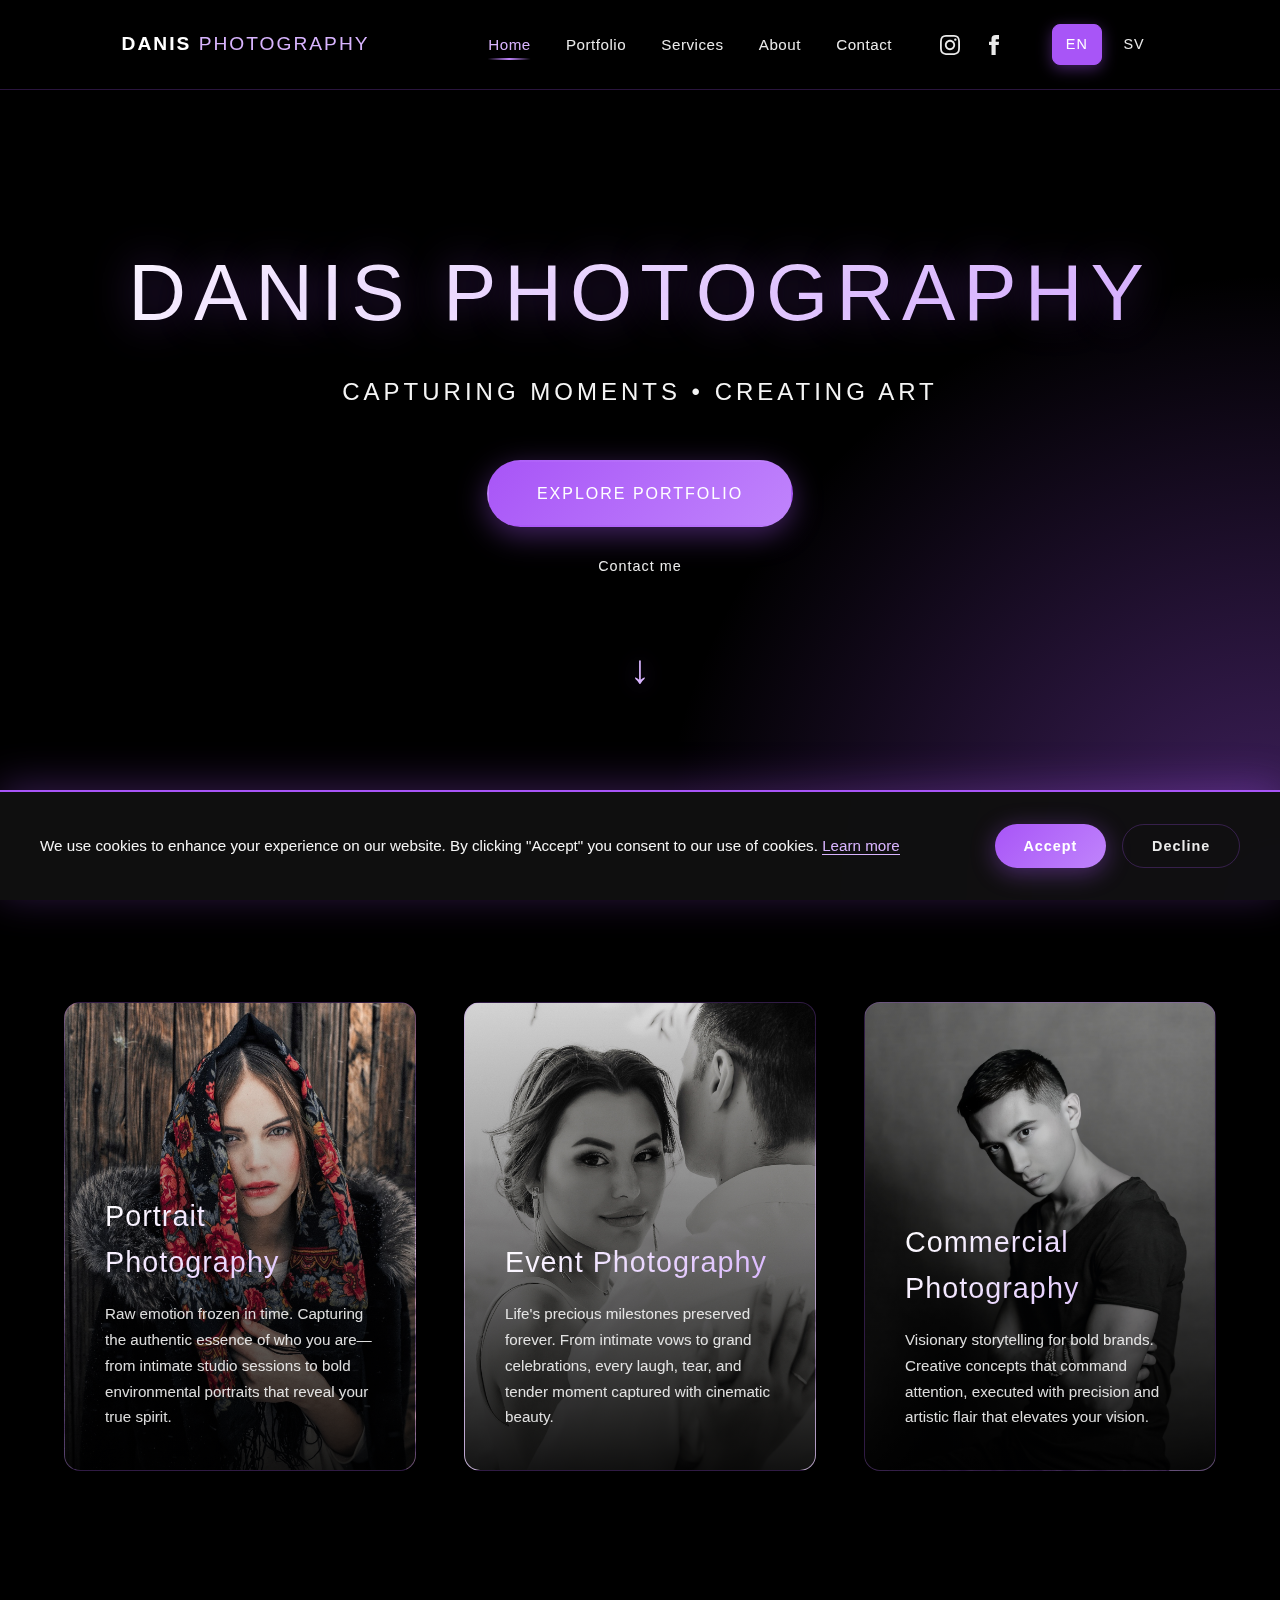
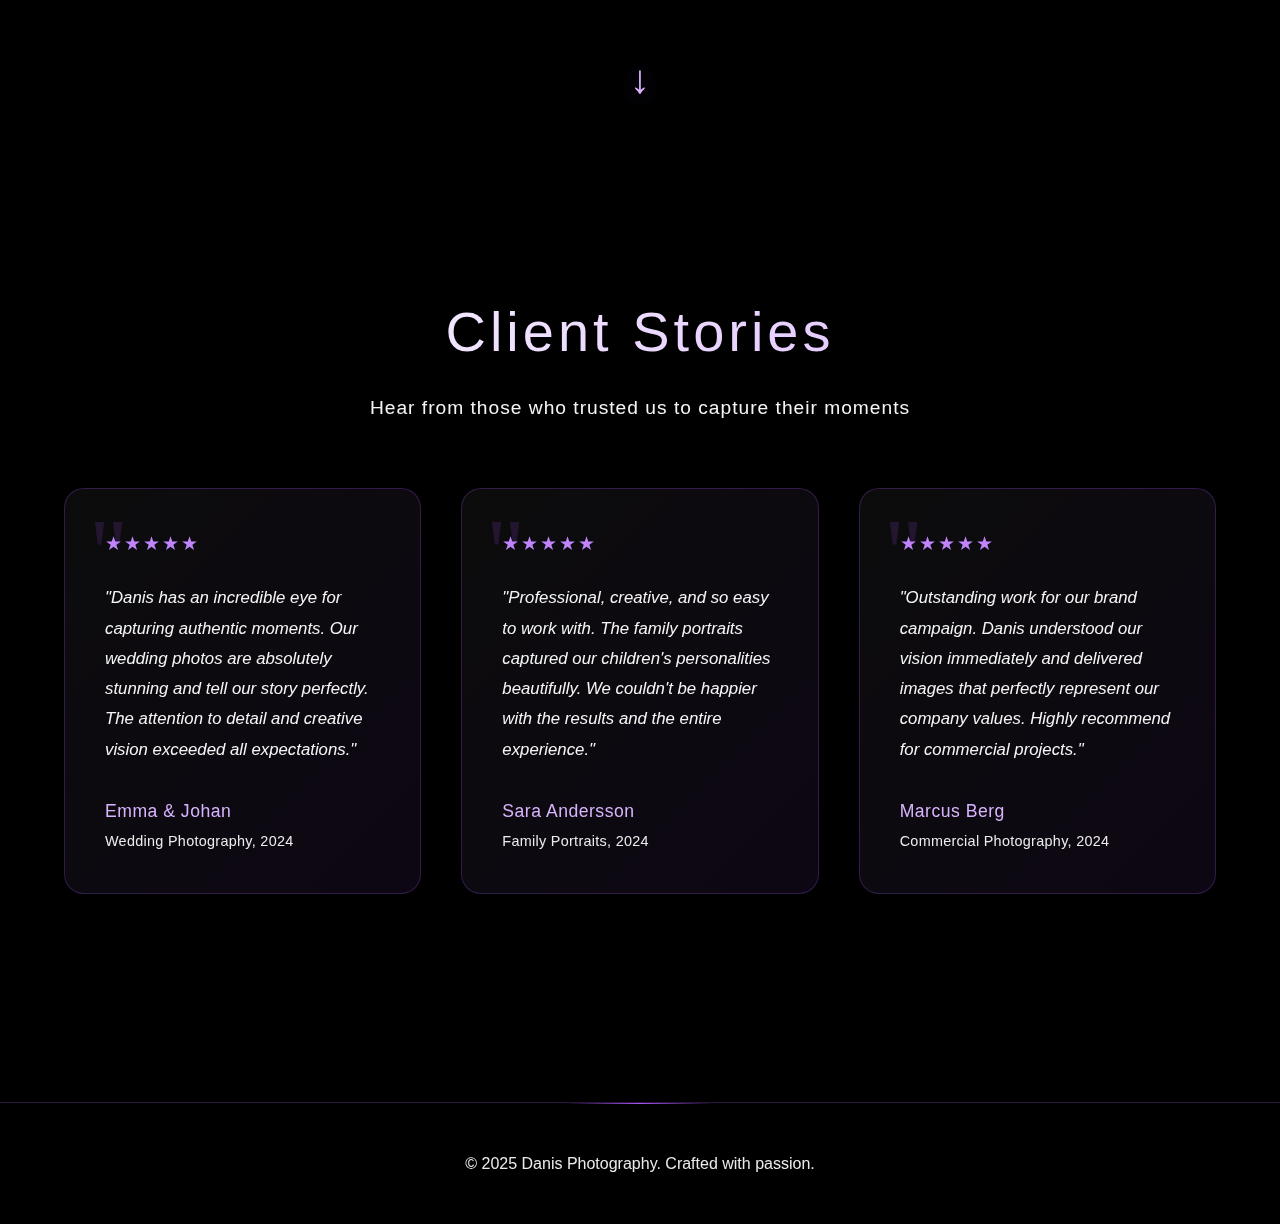
<file: index.html>
<!DOCTYPE html>
<html lang="en">
<head>
    <meta charset="UTF-8">
    <meta name="viewport" content="width=device-width, initial-scale=1.0">
    <title>Danis Photography - Stockholm Portrait & Event Photography</title>
    <meta name="description" content="Professional portrait and event photography in Stockholm. Wedding photos, family portraits, corporate events, and commercial photography. Book your session today.">

    <!-- Open Graph / Facebook -->
    <meta property="og:type" content="website">
    <meta property="og:url" content="https://danisphotography.se/">
    <meta property="og:title" content="Danis Photography - Stockholm Portrait & Event Photography">
    <meta property="og:description" content="Professional portrait and event photography in Stockholm. Wedding photos, family portraits, corporate events, and commercial photography.">
    <meta property="og:image" content="https://danisphotography.se/images/og-image.png">

    <!-- Twitter -->
    <meta property="twitter:card" content="summary_large_image">
    <meta property="twitter:url" content="https://danisphotography.se/">
    <meta property="twitter:title" content="Danis Photography - Stockholm Portrait & Event Photography">
    <meta property="twitter:description" content="Professional portrait and event photography in Stockholm.">
    <meta property="twitter:image" content="https://danisphotography.se/images/og-image.png">

    <!-- Favicon -->
    <link rel="icon" type="image/png" sizes="32x32" href="favicon-32x32.png">
    <link rel="icon" type="image/png" sizes="16x16" href="favicon-16x16.png">
    <link rel="apple-touch-icon" sizes="180x180" href="apple-touch-icon.png">
    <link rel="icon" type="image/x-icon" href="favicon.ico">
    <link rel="manifest" href="site.webmanifest">
    <meta name="theme-color" content="#a855f7">

    <link rel="stylesheet" href="css/style.css">
    <link rel="preconnect" href="https://fonts.googleapis.com">
    
    <!-- Preload hero images for better performance -->
    <link rel="preload" as="image" href="images/index1.jpg" fetchpriority="high">
    <link rel="preload" as="image" href="images/index2.jpg" fetchpriority="high">
    <link rel="preload" as="image" href="images/index3.jpg" fetchpriority="high">

    <!-- Structured Data for Local Business -->
    <script type="application/ld+json">
    {
      "@context": "https://schema.org",
      "@type": "ProfessionalService",
      "name": "Danis Photography",
      "image": "https://danisphotography.se/images/Danis.jpg",
      "@id": "https://danisphotography.se",
      "url": "https://danisphotography.se",
      "telephone": "+46790188864",
      "email": "info@danisphotography.se",
      "priceRange": "$$",
      "address": {
        "@type": "PostalAddress",
        "streetAddress": "Almstigen 3",
        "addressLocality": "Bromma",
        "addressRegion": "Stockholm",
        "postalCode": "168 69",
        "addressCountry": "SE"
      },
      "geo": {
        "@type": "GeoCoordinates",
        "latitude": 59.3398,
        "longitude": 17.9445
      },
      "openingHoursSpecification": {
        "@type": "OpeningHoursSpecification",
        "dayOfWeek": [
          "Monday",
          "Tuesday",
          "Wednesday",
          "Thursday",
          "Friday"
        ],
        "opens": "09:00",
        "closes": "18:00"
      },
      "sameAs": [
        "https://www.instagram.com/thisisdanis",
        "https://www.facebook.com/people/Fotograf-Danis/61583451755900/"
      ]
    }
    </script>

    <!-- Structured Data for Reviews -->
    <script type="application/ld+json">
    {
      "@context": "https://schema.org",
      "@type": "LocalBusiness",
      "name": "Danis Photography",
      "aggregateRating": {
        "@type": "AggregateRating",
        "ratingValue": "5",
        "reviewCount": "3"
      },
      "review": [
        {
          "@type": "Review",
          "author": {
            "@type": "Person",
            "name": "Emma & Johan"
          },
          "reviewRating": {
            "@type": "Rating",
            "ratingValue": "5"
          },
          "reviewBody": "Danis has an incredible eye for capturing authentic moments. Our wedding photos are absolutely stunning and tell our story perfectly. The attention to detail and creative vision exceeded all expectations.",
          "datePublished": "2024-01-15"
        },
        {
          "@type": "Review",
          "author": {
            "@type": "Person",
            "name": "Sara Andersson"
          },
          "reviewRating": {
            "@type": "Rating",
            "ratingValue": "5"
          },
          "reviewBody": "Professional, creative, and so easy to work with. The family portraits captured our children's personalities beautifully. We couldn't be happier with the results and the entire experience.",
          "datePublished": "2024-02-20"
        },
        {
          "@type": "Review",
          "author": {
            "@type": "Person",
            "name": "Marcus Berg"
          },
          "reviewRating": {
            "@type": "Rating",
            "ratingValue": "5"
          },
          "reviewBody": "Outstanding work for our brand campaign. Danis understood our vision immediately and delivered images that perfectly represent our company values. Highly recommend for commercial projects.",
          "datePublished": "2024-03-10"
        }
      ]
    }
    </script>

    <!-- Google Analytics -->
    <script async src="https://www.googletagmanager.com/gtag/js?id=G-374987721"></script>
    <script>
        window.dataLayer = window.dataLayer || [];
        function gtag() { dataLayer.push(arguments); }
        gtag('js', new Date());
        gtag('config', 'G-374987721');
    </script>
</head>
<body>
    <div class="bg-animation">
        <div class="bg-gradient"></div>
    </div>

    <nav id="navbar">
        <div class="container">
            <div class="nav-left">
                <a href="index.html" class="logo">DANIS <span class="highlight">PHOTOGRAPHY</span></a>
            </div>
            <div class="nav-right">
                <ul class="nav-links" id="navLinks">
                    <li><a href="index.html" class="active">Home</a></li>
                    <li><a href="portfolio.html">Portfolio</a></li>
                    <li><a href="services.html">Services</a></li>
                    <li><a href="about.html">About</a></li>
                    <li><a href="contact.html">Contact</a></li>
                    <div class="mobile-social">
                        <a href="https://www.instagram.com/thisisdanis?igsh=MW43NGw0dmx1cG9yeQ%3D%3D&utm_source=qr" target="_blank" rel="noopener noreferrer" aria-label="Instagram">
                            <svg width="24" height="24" viewBox="0 0 24 24" fill="currentColor"><title>Instagram</title><path d="M12 2.163c3.204 0 3.584.012 4.85.07 3.252.148 4.771 1.691 4.919 4.919.058 1.265.069 1.645.069 4.849 0 3.205-.012 3.584-.069 4.849-.149 3.225-1.664 4.771-4.919 4.919-1.266.058-1.644.07-4.85.07-3.204 0-3.584-.012-4.849-.07-3.26-.149-4.771-1.699-4.919-4.92-.058-1.265-.07-1.644-.07-4.849 0-3.204.013-3.583.07-4.849.149-3.227 1.664-4.771 4.919-4.919 1.266-.057 1.645-.069 4.849-.069zm0-2.163c-3.259 0-3.667.014-4.947.072-4.358.2-6.78 2.618-6.98 6.98-.059 1.281-.073 1.689-.073 4.948 0 3.259.014 3.668.072 4.948.2 4.358 2.618 6.78 6.98 6.98 1.281.058 1.689.072 4.948.072 3.259 0 3.668-.014 4.948-.072 4.354-.2 6.782-2.618 6.979-6.98.059-1.28.073-1.689.073-4.948 0-3.259-.014-3.667-.072-4.947-.196-4.354-2.617-6.78-6.979-6.98-1.281-.059-1.69-.073-4.949-.073zm0 5.838c-3.403 0-6.162 2.759-6.162 6.162s2.759 6.163 6.162 6.163 6.162-2.759 6.162-6.163c0-3.403-2.759-6.162-6.162-6.162zm0 10.162c-2.209 0-4-1.79-4-4 0-2.209 1.791-4 4-4s4 1.791 4 4c0 2.21-1.791 4-4 4zm6.406-11.845c-.796 0-1.441.645-1.441 1.44s.645 1.44 1.441 1.44c.795 0 1.439-.645 1.439-1.40s-.644-1.44-1.439-1.40z" /></svg>
                        </a>
                        <a href="https://www.facebook.com/people/Fotograf-Danis/61583451755900/" target="_blank" rel="noopener noreferrer" aria-label="Facebook">
                            <svg width="24" height="24" viewBox="0 0 24 24" fill="currentColor"><title>Facebook</title><path d="M9 8h-3v4h3v12h5v-12h3.642l.358-4h-4v-1.667c0-.955.192-1.333 1.115-1.333h2.885v-5h-3.808c-3.596 0-5.192 1.583-5.192 4.615v3.385z" /></svg>
                        </a>
                    </div>
                </ul>
                <div class="social-links">
                    <a href="https://www.instagram.com/thisisdanis?igsh=MW43NGw0dmx1cG9yeQ%3D%3D&utm_source=qr" target="_blank" rel="noopener noreferrer" aria-label="Instagram">
                        <svg width="20" height="20" viewBox="0 0 24 24" fill="currentColor"><title>Instagram</title><path d="M12 2.163c3.204 0 3.584.012 4.85.07 3.252.148 4.771 1.691 4.919 4.919.058 1.265.069 1.645.069 4.849 0 3.205-.012 3.584-.069 4.849-.149 3.225-1.664 4.771-4.919 4.919-1.266.058-1.644.07-4.85.07-3.204 0-3.584-.012-4.849-.07-3.26-.149-4.771-1.699-4.919-4.92-.058-1.265-.07-1.644-.07-4.849 0-3.204.013-3.583.07-4.849.149-3.227 1.664-4.771 4.919-4.919 1.266-.057 1.645-.069 4.849-.069zm0-2.163c-3.259 0-3.667.014-4.947.072-4.358.2-6.78 2.618-6.98 6.98-.059 1.281-.073 1.689-.073 4.948 0 3.259.014 3.668.072 4.948.2 4.358 2.618 6.78 6.98 6.98 1.281.058 1.689.072 4.948.072 3.259 0 3.668-.014 4.948-.072 4.354-.2 6.782-2.618 6.979-6.98.059-1.28.073-1.689.073-4.948 0-3.259-.014-3.667-.072-4.947-.196-4.354-2.617-6.78-6.979-6.98-1.281-.059-1.69-.073-4.949-.073zm0 5.838c-3.403 0-6.162 2.759-6.162 6.162s2.759 6.163 6.162 6.163 6.162-2.759 6.162-6.163c0-3.403-2.759-6.162-6.162-6.162zm0 10.162c-2.209 0-4-1.79-4-4 0-2.209 1.791-4 4-4s4 1.791 4 4c0 2.21-1.791 4-4 4zm6.406-11.845c-.796 0-1.441.645-1.441 1.44s.645 1.44 1.441 1.44c.795 0 1.439-.645 1.439-1.40s-.644-1.44-1.439-1.40z" /></svg>
                    </a>
                    <a href="https://www.facebook.com/people/Fotograf-Danis/61583451755900/" target="_blank" rel="noopener noreferrer" aria-label="Facebook">
                        <svg width="20" height="20" viewBox="0 0 24 24" fill="currentColor"><title>Facebook</title><path d="M9 8h-3v4h3v12h5v-12h3.642l.358-4h-4v-1.667c0-.955.192-1.333 1.115-1.333h2.885v-5h-3.808c-3.596 0-5.192 1.583-5.192 4.615v3.385z" /></svg>
                    </a>
                </div>
                <div class="language-switcher">
                    <a href="index.html" class="active">EN</a>
                    <a href="sv/index.html">SV</a>
                </div>
                <div class="mobile-menu-toggle" id="mobileMenuToggle">
                    <span></span>
                    <span></span>
                    <span></span>
                </div>
            </div>
        </div>
    </nav>

    <section class="hero">
        <div class="hero-content">
            <h1>DANIS PHOTOGRAPHY</h1>
            <p class="subtitle">CAPTURING MOMENTS • CREATING ART</p>
            <div class="cta-container">
                <a href="portfolio.html" class="cta-button">EXPLORE PORTFOLIO</a>
                <a href="contact.html" class="secondary-cta">Contact me</a>
                <div class="scroll-indicator"></div>
            </div>
        </div>
    </section>

    <!-- Services Showcase Section -->
    <section class="services-showcase">
        <div class="container">
            <div class="services-showcase-grid">
                <!-- Portrait Photography -->
                <a href="services.html" class="showcase-card" style="background-image: url('images/index1.jpg');" data-cta="View Portrait Services" role="img" aria-label="Portrait Photography - Professional portrait session example">
                    <div class="showcase-content">
                        <h3>Portrait Photography</h3>
                        <p>Raw emotion frozen in time. Capturing the authentic essence of who you are—from intimate studio sessions to bold environmental portraits that reveal your true spirit.</p>
                    </div>
                </a>

                <!-- Event Photography -->
                <a href="services.html" class="showcase-card" style="background-image: url('images/index2.jpg');" data-cta="View Event Services" role="img" aria-label="Event Photography - Wedding and celebration photography example">
                    <div class="showcase-content">
                        <h3>Event Photography</h3>
                        <p>Life's precious milestones preserved forever. From intimate vows to grand celebrations, every laugh, tear, and tender moment captured with cinematic beauty.</p>
                    </div>
                </a>

                <!-- Commercial Photography -->
                <a href="services.html" class="showcase-card" style="background-image: url('images/index3.jpg');" data-cta="View Commercial Services" role="img" aria-label="Commercial Photography - Professional brand photography example">
                    <div class="showcase-content">
                        <h3>Commercial Photography</h3>
                        <p>Visionary storytelling for bold brands. Creative concepts that command attention, executed with precision and artistic flair that elevates your vision.</p>
                    </div>
                </a>
            </div>
        </div>
    </section>

    <!-- Scroll Indicator -->
    <div class="section-scroll-indicator">
        <div class="scroll-arrow"></div>
    </div>

    <!-- Testimonials Section -->
    <section class="testimonials">
        <div class="container">
            <div class="section-header">
                <h2>Client Stories</h2>
                <p>Hear from those who trusted us to capture their moments</p>
            </div>
            <div class="testimonials-grid">
                <div class="testimonial-card">
                    <div class="testimonial-stars">★★★★★</div>
                    <p class="testimonial-text">"Danis has an incredible eye for capturing authentic moments. Our wedding photos are absolutely stunning and tell our story perfectly. The attention to detail and creative vision exceeded all expectations."</p>
                    <div class="testimonial-author">
                        <strong>Emma & Johan</strong>
                        <span>Wedding Photography, 2024</span>
                    </div>
                </div>
                <div class="testimonial-card">
                    <div class="testimonial-stars">★★★★★</div>
                    <p class="testimonial-text">"Professional, creative, and so easy to work with. The family portraits captured our children's personalities beautifully. We couldn't be happier with the results and the entire experience."</p>
                    <div class="testimonial-author">
                        <strong>Sara Andersson</strong>
                        <span>Family Portraits, 2024</span>
                    </div>
                </div>
                <div class="testimonial-card">
                    <div class="testimonial-stars">★★★★★</div>
                    <p class="testimonial-text">"Outstanding work for our brand campaign. Danis understood our vision immediately and delivered images that perfectly represent our company values. Highly recommend for commercial projects."</p>
                    <div class="testimonial-author">
                        <strong>Marcus Berg</strong>
                        <span>Commercial Photography, 2024</span>
                    </div>
                </div>
            </div>
        </div>
    </section>

    <footer>
        <div class="container">
            <p>&copy; 2025 Danis Photography. Crafted with passion.</p>
        </div>
    </footer>

    <script src="js/script.js"></script>
</body>
</html>
</file>
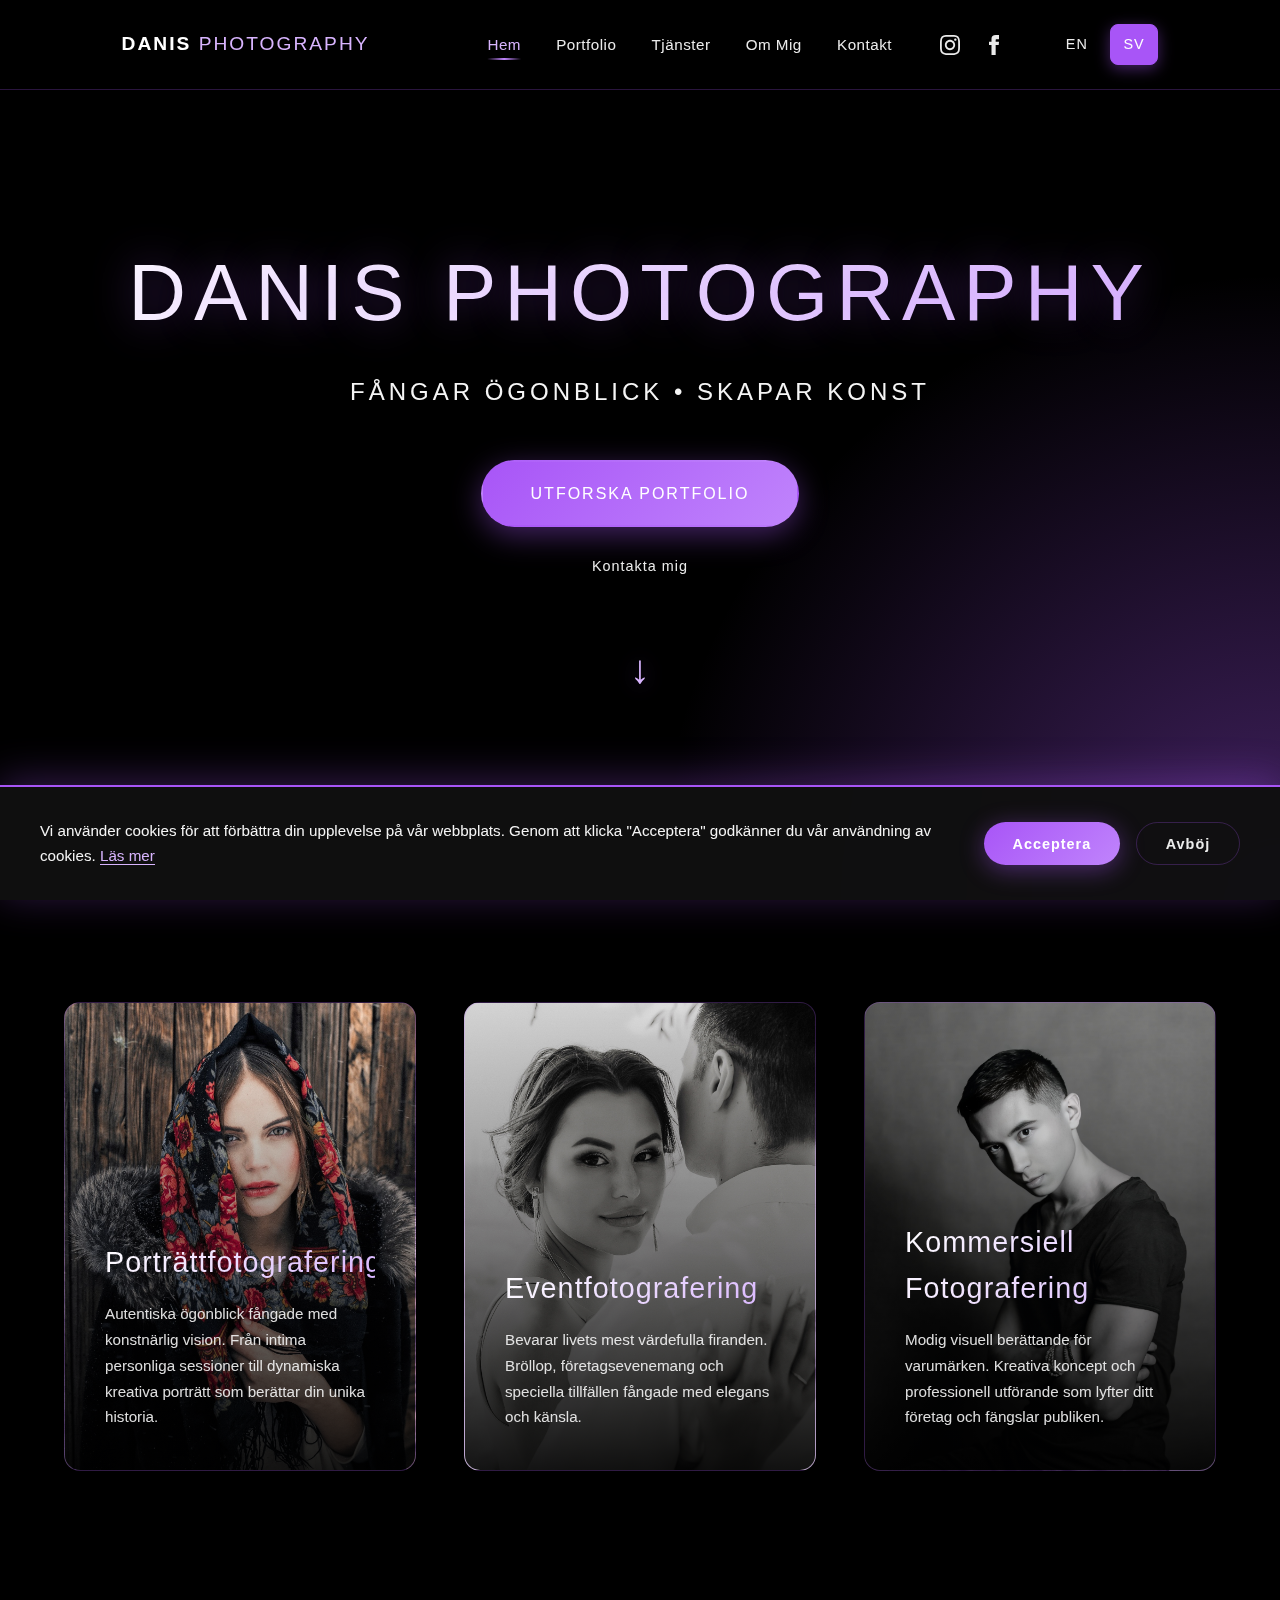
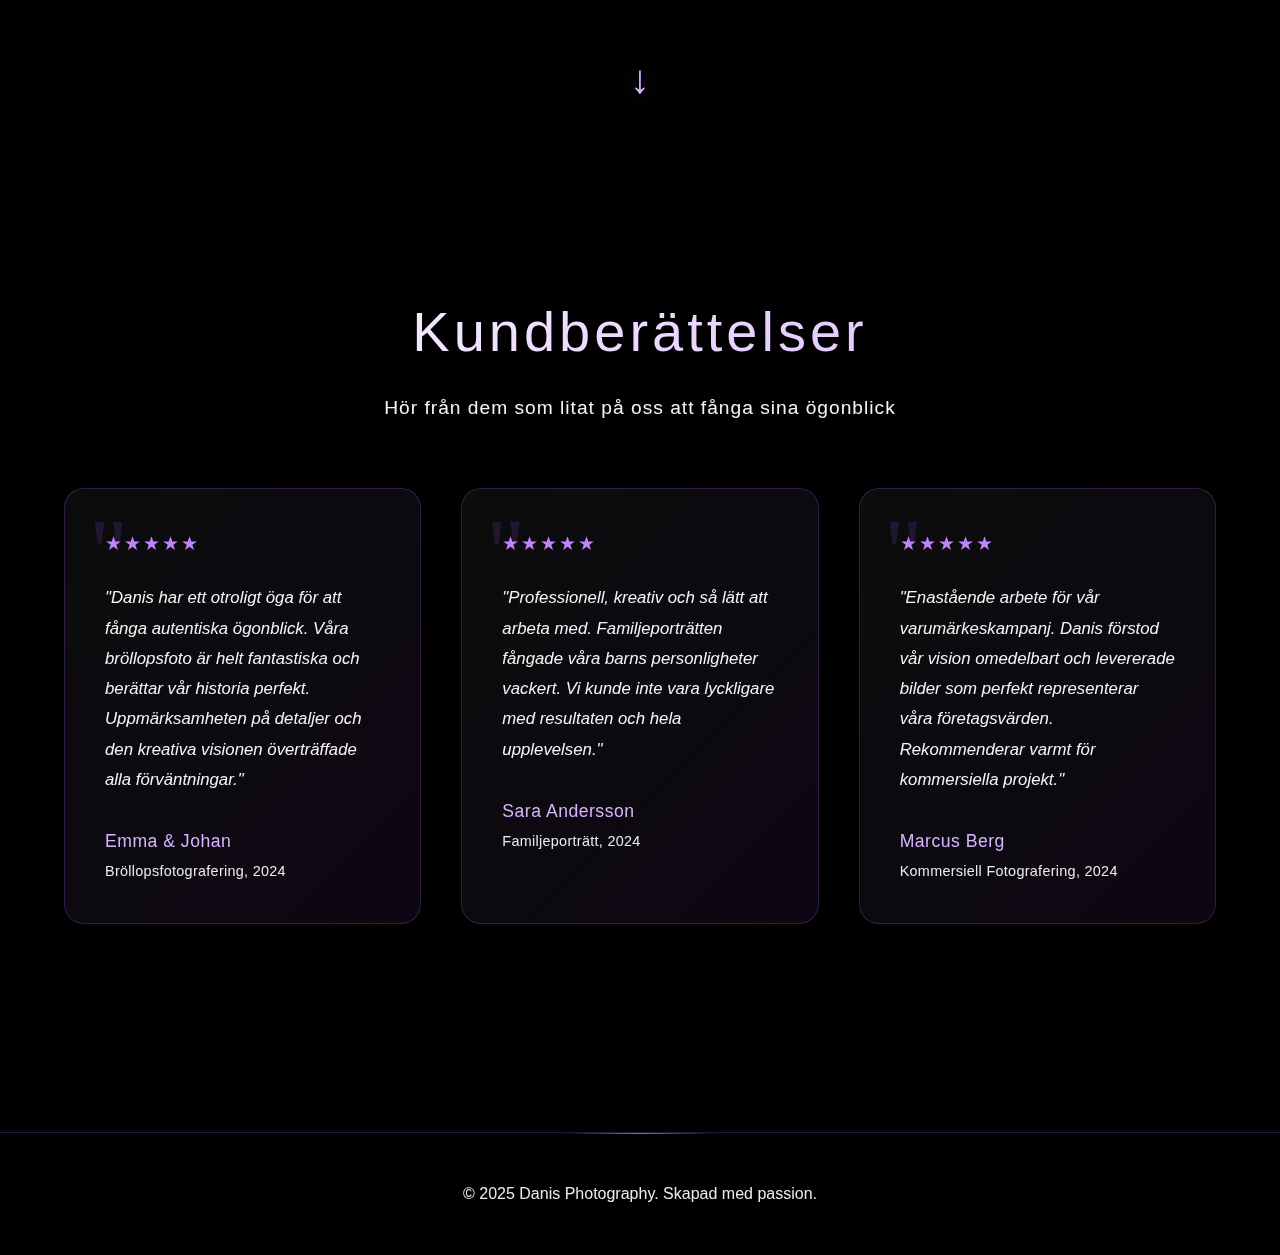
<file: sv/index.html>
<!DOCTYPE html>
<html lang="sv">
<head>
    <meta charset="UTF-8">
    <meta name="viewport" content="width=device-width, initial-scale=1.0">
    <title>Danis Photography - Stockholm Porträtt & Eventfotografi</title>
    <meta name="description" content="Professionell porträtt- och eventfotografi i Stockholm. Bröllopsfoto, familjeporträtt, företagsevenemang och kommersiell fotografering. Boka din fotosession idag.">
    <!-- Open Graph / Facebook -->
    <meta property="og:type" content="website">
    <meta property="og:url" content="https://danisphotography.se/sv/index.html">
    <meta property="og:title" content="Danis Photography - Stockholm Porträtt & Eventfotografi">
    <meta property="og:description" content="Professionell porträtt- och eventfotografi i Stockholm.">
    <meta property="og:image" content="https://danisphotography.se/images/og-image.png">

    <!-- Twitter -->
    <meta property="twitter:card" content="summary_large_image">
    <meta property="twitter:url" content="https://danisphotography.se/sv/index.html">
    <meta property="twitter:title" content="Danis Photography - Stockholm Porträtt & Eventfotografi">
    <meta property="twitter:description" content="Professionell porträtt- och eventfotografi i Stockholm.">
    <meta property="twitter:image" content="https://danisphotography.se/images/og-image.png">

    <!-- Favicon -->
    <link rel="icon" type="image/png" sizes="32x32" href="../favicon-32x32.png">
    <link rel="icon" type="image/png" sizes="16x16" href="../favicon-16x16.png">
    <link rel="apple-touch-icon" sizes="180x180" href="../apple-touch-icon.png">
    <link rel="icon" type="image/x-icon" href="../favicon.ico">
    <link rel="manifest" href="../site.webmanifest">
    <meta name="theme-color" content="#a855f7">

    
    <!-- Preload hero images for better performance -->
    <link rel="preload" as="image" href="../images/index1.jpg">
    <link rel="preload" as="image" href="../images/index2.jpg">
    <link rel="preload" as="image" href="../images/index3.jpg">

    <link rel="stylesheet" href="../css/style.css">
    <link rel="preconnect" href="https://fonts.googleapis.com">

    <!-- Google Analytics -->
    <script async src="https://www.googletagmanager.com/gtag/js?id=G-374987721"></script>
    <script>
        window.dataLayer = window.dataLayer || [];
        function gtag() { dataLayer.push(arguments); }
        gtag('js', new Date());
        gtag('config', 'G-374987721');
    </script>
    <!-- Structured Data for Local Business -->
    <script type="application/ld+json">
    {
      "@context": "https://schema.org",
      "@type": "ProfessionalService",
      "name": "Danis Photography",
      "image": "https://danisphotography.se/images/Danis.jpg",
      "@id": "https://danisphotography.se",
      "url": "https://danisphotography.se",
      "telephone": "+46790188864",
      "email": "info@danisphotography.se",
      "priceRange": "$$",
      "address": {
        "@type": "PostalAddress",
        "streetAddress": "Almstigen 3",
        "addressLocality": "Bromma",
        "addressRegion": "Stockholm",
        "postalCode": "168 69",
        "addressCountry": "SE"
      },
      "geo": {
        "@type": "GeoCoordinates",
        "latitude": 59.3398,
        "longitude": 17.9445
      },
      "openingHoursSpecification": {
        "@type": "OpeningHoursSpecification",
        "dayOfWeek": [
          "Monday",
          "Tuesday",
          "Wednesday",
          "Thursday",
          "Friday"
        ],
        "opens": "09:00",
        "closes": "18:00"
      },
      "sameAs": [
        "https://www.instagram.com/thisisdanis",
        "https://www.facebook.com/people/Fotograf-Danis/61583451755900/"
      ]
    }
    </script>
</head>
<body>
    <div class="bg-animation">
        <div class="bg-gradient"></div>
    </div>

    <nav id="navbar">
        <div class="container">
            <div class="nav-left">
                <a href="index.html" class="logo">DANIS <span class="highlight">PHOTOGRAPHY</span></a>
            </div>
            <div class="nav-right">
                <ul class="nav-links" id="navLinks">
                    <li><a href="index.html" class="active">Hem</a></li>
                    <li><a href="portfolio.html">Portfolio</a></li>
                    <li><a href="services.html">Tjänster</a></li>
                    <li><a href="about.html">Om Mig</a></li>
                    <li><a href="contact.html">Kontakt</a></li>
                    <div class="mobile-social">
                        <a href="https://www.instagram.com/thisisdanis?igsh=MW43NGw0dmx1cG9yeQ%3D%3D&utm_source=qr" target="_blank" rel="noopener noreferrer" aria-label="Instagram">
                            <svg width="24" height="24" viewBox="0 0 24 24" fill="currentColor"><title>Instagram</title><path d="M12 2.163c3.204 0 3.584.012 4.85.07 3.252.148 4.771 1.691 4.919 4.919.058 1.265.069 1.645.069 4.849 0 3.205-.012 3.584-.069 4.849-.149 3.225-1.664 4.771-4.919 4.919-1.266.058-1.644.07-4.85.07-3.204 0-3.584-.012-4.849-.07-3.26-.149-4.771-1.699-4.919-4.92-.058-1.265-.07-1.644-.07-4.849 0-3.204.013-3.583.07-4.849.149-3.227 1.664-4.771 4.919-4.919 1.266-.057 1.645-.069 4.849-.069zm0-2.163c-3.259 0-3.667.014-4.947.072-4.358.2-6.78 2.618-6.98 6.98-.059 1.281-.073 1.689-.073 4.948 0 3.259.014 3.668.072 4.948.2 4.358 2.618 6.78 6.98 6.98 1.281.058 1.689.072 4.948.072 3.259 0 3.668-.014 4.948-.072 4.354-.2 6.782-2.618 6.979-6.98.059-1.28.073-1.689.073-4.948 0-3.259-.014-3.667-.072-4.947-.196-4.354-2.617-6.78-6.979-6.98-1.281-.059-1.69-.073-4.949-.073zm0 5.838c-3.403 0-6.162 2.759-6.162 6.162s2.759 6.163 6.162 6.163 6.162-2.759 6.162-6.163c0-3.403-2.759-6.162-6.162-6.162zm0 10.162c-2.209 0-4-1.79-4-4 0-2.209 1.791-4 4-4s4 1.791 4 4c0 2.21-1.791 4-4 4zm6.406-11.845c-.796 0-1.441.645-1.441 1.44s.645 1.44 1.441 1.44c.795 0 1.439-.645 1.439-1.40s-.644-1.44-1.439-1.40z"/></svg>
                        </a>
                        <a href="https://www.facebook.com/people/Fotograf-Danis/61583451755900/" target="_blank" rel="noopener noreferrer" aria-label="Facebook">
                            <svg width="24" height="24" viewBox="0 0 24 24" fill="currentColor"><title>Facebook</title><path d="M9 8h-3v4h3v12h5v-12h3.642l.358-4h-4v-1.667c0-.955.192-1.333 1.115-1.333h2.885v-5h-3.808c-3.596 0-5.192 1.583-5.192 4.615v3.385z"/></svg>
                        </a>
                    </div>
                </ul>
                <div class="social-links">
                    <a href="https://www.instagram.com/thisisdanis?igsh=MW43NGw0dmx1cG9yeQ%3D%3D&utm_source=qr" target="_blank" rel="noopener noreferrer" aria-label="Instagram">
                        <svg width="20" height="20" viewBox="0 0 24 24" fill="currentColor"><title>Instagram</title><path d="M12 2.163c3.204 0 3.584.012 4.85.07 3.252.148 4.771 1.691 4.919 4.919.058 1.265.069 1.645.069 4.849 0 3.205-.012 3.584-.069 4.849-.149 3.225-1.664 4.771-4.919 4.919-1.266.058-1.644.07-4.85.07-3.204 0-3.584-.012-4.849-.07-3.26-.149-4.771-1.699-4.919-4.92-.058-1.265-.07-1.644-.07-4.849 0-3.204.013-3.583.07-4.849.149-3.227 1.664-4.771 4.919-4.919 1.266-.057 1.645-.069 4.849-.069zm0-2.163c-3.259 0-3.667.014-4.947.072-4.358.2-6.78 2.618-6.98 6.98-.059 1.281-.073 1.689-.073 4.948 0 3.259.014 3.668.072 4.948.2 4.358 2.618 6.78 6.98 6.98 1.281.058 1.689.072 4.948.072 3.259 0 3.668-.014 4.948-.072 4.354-.2 6.782-2.618 6.979-6.98.059-1.28.073-1.689.073-4.948 0-3.259-.014-3.667-.072-4.947-.196-4.354-2.617-6.78-6.979-6.98-1.281-.059-1.69-.073-4.949-.073zm0 5.838c-3.403 0-6.162 2.759-6.162 6.162s2.759 6.163 6.162 6.163 6.162-2.759 6.162-6.163c0-3.403-2.759-6.162-6.162-6.162zm0 10.162c-2.209 0-4-1.79-4-4 0-2.209 1.791-4 4-4s4 1.791 4 4c0 2.21-1.791 4-4 4zm6.406-11.845c-.796 0-1.441.645-1.441 1.44s.645 1.44 1.441 1.44c.795 0 1.439-.645 1.439-1.40s-.644-1.44-1.439-1.40z"/></svg>
                    </a>
                    <a href="https://www.facebook.com/people/Fotograf-Danis/61583451755900/" target="_blank" rel="noopener noreferrer" aria-label="Facebook">
                        <svg width="20" height="20" viewBox="0 0 24 24" fill="currentColor"><title>Facebook</title><path d="M9 8h-3v4h3v12h5v-12h3.642l.358-4h-4v-1.667c0-.955.192-1.333 1.115-1.333h2.885v-5h-3.808c-3.596 0-5.192 1.583-5.192 4.615v3.385z"/></svg>
                    </a>
                </div>
                <div class="language-switcher">
                    <a href="../index.html">EN</a>
                    <a href="index.html" class="active">SV</a>
                </div>
                <div class="mobile-menu-toggle" id="mobileMenuToggle">
                    <span></span>
                    <span></span>
                    <span></span>
                </div>
            </div>
        </div>
    </nav>

    <section class="hero">
        <div class="hero-content">
            <h1>DANIS PHOTOGRAPHY</h1>
            <p class="subtitle">FÅNGAR ÖGONBLICK • SKAPAR KONST</p>
            <div class="cta-container">
                <a href="portfolio.html" class="cta-button">UTFORSKA PORTFOLIO</a>
                <a href="contact.html" class="secondary-cta">Kontakta mig</a>
                <div class="scroll-indicator"></div>
            </div>
        </div>
    </section>

    <!-- Services Showcase Section -->
    <section class="services-showcase">
        <div class="container">
            <div class="services-showcase-grid">
                <!-- Porträttfotografering -->
                <a href="services.html" class="showcase-card" style="background-image: url('../images/index1.jpg');" data-cta="Se Porträttjänster">
                    <div class="showcase-content">
                        <h3>Porträttfotografering</h3>
                        <p>Autentiska ögonblick fångade med konstnärlig vision. Från intima personliga sessioner till dynamiska kreativa porträtt som berättar din unika historia.</p>
                    </div>
                </a>

                <!-- Eventfotografering -->
                <a href="services.html" class="showcase-card" style="background-image: url('../images/index2.jpg');" data-cta="Se Eventtjänster">
                    <div class="showcase-content">
                        <h3>Eventfotografering</h3>
                        <p>Bevarar livets mest värdefulla firanden. Bröllop, företagsevenemang och speciella tillfällen fångade med elegans och känsla.</p>
                    </div>
                </a>

                <!-- Kommersiell Fotografering -->
                <a href="services.html" class="showcase-card" style="background-image: url('../images/index3.jpg');" data-cta="Se Kommersiella Tjänster">
                    <div class="showcase-content">
                        <h3>Kommersiell Fotografering</h3>
                        <p>Modig visuell berättande för varumärken. Kreativa koncept och professionell utförande som lyfter ditt företag och fängslar publiken.</p>
                    </div>
                </a>
            </div>
        </div>
    </section>

    <!-- Scroll Indicator -->
    <div class="section-scroll-indicator">
        <div class="scroll-arrow"></div>
    </div>

    <!-- Testimonials Section -->
    <section class="testimonials">
        <div class="container">
            <div class="section-header">
                <h2>Kundberättelser</h2>
                <p>Hör från dem som litat på oss att fånga sina ögonblick</p>
            </div>
            <div class="testimonials-grid">
                <div class="testimonial-card">
                    <div class="testimonial-stars">★★★★★</div>
                    <p class="testimonial-text">"Danis har ett otroligt öga för att fånga autentiska ögonblick. Våra bröllopsfoto är helt fantastiska och berättar vår historia perfekt. Uppmärksamheten på detaljer och den kreativa visionen överträffade alla förväntningar."</p>
                    <div class="testimonial-author">
                        <strong>Emma & Johan</strong>
                        <span>Bröllopsfotografering, 2024</span>
                    </div>
                </div>
                <div class="testimonial-card">
                    <div class="testimonial-stars">★★★★★</div>
                    <p class="testimonial-text">"Professionell, kreativ och så lätt att arbeta med. Familjeporträtten fångade våra barns personligheter vackert. Vi kunde inte vara lyckligare med resultaten och hela upplevelsen."</p>
                    <div class="testimonial-author">
                        <strong>Sara Andersson</strong>
                        <span>Familjeporträtt, 2024</span>
                    </div>
                </div>
                <div class="testimonial-card">
                    <div class="testimonial-stars">★★★★★</div>
                    <p class="testimonial-text">"Enastående arbete för vår varumärkeskampanj. Danis förstod vår vision omedelbart och levererade bilder som perfekt representerar våra företagsvärden. Rekommenderar varmt för kommersiella projekt."</p>
                    <div class="testimonial-author">
                        <strong>Marcus Berg</strong>
                        <span>Kommersiell Fotografering, 2024</span>
                    </div>
                </div>
            </div>
        </div>
    </section>

    <footer>
        <div class="container">
            <p>&copy; 2025 Danis Photography. Skapad med passion.</p>
        </div>
    </footer>

    <script src="../js/script.js"></script>
</body>
</html>
</file>
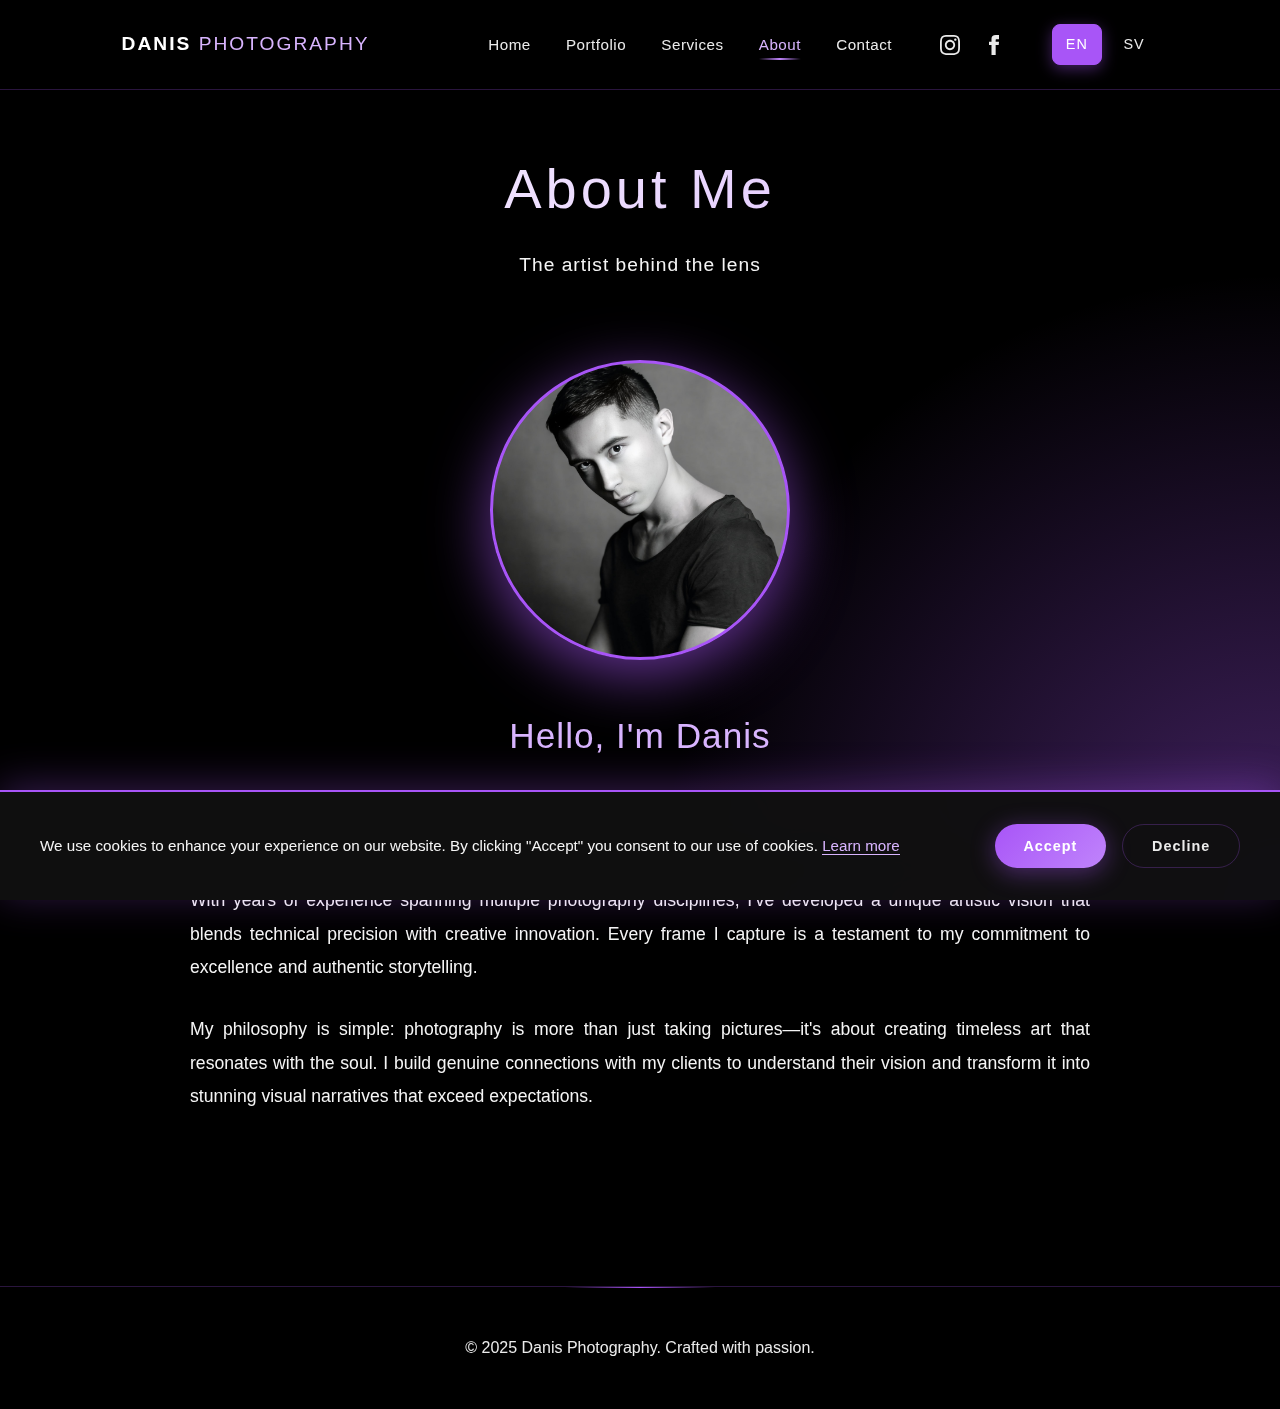
<file: about.html>
<!DOCTYPE html>
<html lang="en">
<head>
    <meta charset="UTF-8">
    <meta name="viewport" content="width=device-width, initial-scale=1.0">
    <title>About - Danis Photography</title>
    <meta name="description" content="Learn about Danis, the passionate photographer behind Danis Photography.">
    <!-- Open Graph / Facebook -->
    <meta property="og:type" content="website">
    <meta property="og:url" content="https://danisphotography.se/about.html">
    <meta property="og:title" content="About - Danis Photography">
    <meta property="og:description" content="Learn about Danis, the passionate photographer behind Danis Photography.">
    <meta property="og:image" content="https://danisphotography.se/images/og-image.png">

    <!-- Twitter -->
    <meta property="twitter:card" content="summary_large_image">
    <meta property="twitter:url" content="https://danisphotography.se/about.html">
    <meta property="twitter:title" content="About - Danis Photography">
    <meta property="twitter:description" content="Learn about Danis, the passionate photographer behind Danis Photography.">
    <meta property="twitter:image" content="https://danisphotography.se/images/og-image.png">

    <!-- Favicon -->
    <link rel="icon" type="image/png" sizes="32x32" href="favicon-32x32.png">
    <link rel="icon" type="image/png" sizes="16x16" href="favicon-16x16.png">
    <link rel="apple-touch-icon" sizes="180x180" href="apple-touch-icon.png">
    <link rel="icon" type="image/x-icon" href="favicon.ico">
    <link rel="manifest" href="site.webmanifest">
    <meta name="theme-color" content="#a855f7">

    <link rel="stylesheet" href="css/style.css">

    <!-- Google Analytics -->
    <script async src="https://www.googletagmanager.com/gtag/js?id=G-374987721"></script>
    <script>
        window.dataLayer = window.dataLayer || [];
        function gtag() { dataLayer.push(arguments); }
        gtag('js', new Date());
        gtag('config', 'G-374987721');
    </script>
</head>
<body>
    <div class="bg-animation">
        <div class="bg-gradient"></div>
    </div>

    <nav id="navbar">
        <div class="container">
            <div class="nav-left">
                <a href="index.html" class="logo">DANIS <span class="highlight">PHOTOGRAPHY</span></a>
            </div>
            <div class="nav-right">
                <ul class="nav-links" id="navLinks">
                    <li><a href="index.html">Home</a></li>
                    <li><a href="portfolio.html">Portfolio</a></li>
                    <li><a href="services.html">Services</a></li>
                    <li><a href="about.html" class="active">About</a></li>
                    <li><a href="contact.html">Contact</a></li>
                    <div class="mobile-social">
                        <a href="https://www.instagram.com/thisisdanis?igsh=MW43NGw0dmx1cG9yeQ%3D%3D&utm_source=qr" target="_blank" rel="noopener noreferrer" aria-label="Instagram">
                            <svg width="24" height="24" viewBox="0 0 24 24" fill="currentColor"><title>Instagram</title><path d="M12 2.163c3.204 0 3.584.012 4.85.07 3.252.148 4.771 1.691 4.919 4.919.058 1.265.069 1.645.069 4.849 0 3.205-.012 3.584-.069 4.849-.149 3.225-1.664 4.771-4.919 4.919-1.266.058-1.644.07-4.85.07-3.204 0-3.584-.012-4.849-.07-3.26-.149-4.771-1.699-4.919-4.92-.058-1.265-.07-1.644-.07-4.849 0-3.204.013-3.583.07-4.849.149-3.227 1.664-4.771 4.919-4.919 1.266-.057 1.645-.069 4.849-.069zm0-2.163c-3.259 0-3.667.014-4.947.072-4.358.2-6.78 2.618-6.98 6.98-.059 1.281-.073 1.689-.073 4.948 0 3.259.014 3.668.072 4.948.2 4.358 2.618 6.78 6.98 6.98 1.281.058 1.689.072 4.948.072 3.259 0 3.668-.014 4.948-.072 4.354-.2 6.782-2.618 6.979-6.98.059-1.28.073-1.689.073-4.948 0-3.259-.014-3.667-.072-4.947-.196-4.354-2.617-6.78-6.979-6.98-1.281-.059-1.69-.073-4.949-.073zm0 5.838c-3.403 0-6.162 2.759-6.162 6.162s2.759 6.163 6.162 6.163 6.162-2.759 6.162-6.163c0-3.403-2.759-6.162-6.162-6.162zm0 10.162c-2.209 0-4-1.79-4-4 0-2.209 1.791-4 4-4s4 1.791 4 4c0 2.21-1.791 4-4 4zm6.406-11.845c-.796 0-1.441.645-1.441 1.44s.645 1.44 1.441 1.44c.795 0 1.439-.645 1.439-1.40s-.644-1.44-1.439-1.40z" /></svg>
                        </a>
                        <a href="https://www.facebook.com/people/Fotograf-Danis/61583451755900/" target="_blank" rel="noopener noreferrer" aria-label="Facebook">
                            <svg width="24" height="24" viewBox="0 0 24 24" fill="currentColor"><title>Facebook</title><path d="M9 8h-3v4h3v12h5v-12h3.642l.358-4h-4v-1.667c0-.955.192-1.333 1.115-1.333h2.885v-5h-3.808c-3.596 0-5.192 1.583-5.192 4.615v3.385z" /></svg>
                        </a>
                    </div>
                </ul>
                <div class="social-links">
                    <a href="https://www.instagram.com/thisisdanis?igsh=MW43NGw0dmx1cG9yeQ%3D%3D&utm_source=qr" target="_blank" rel="noopener noreferrer" aria-label="Instagram">
                        <svg width="20" height="20" viewBox="0 0 24 24" fill="currentColor"><title>Instagram</title><path d="M12 2.163c3.204 0 3.584.012 4.85.07 3.252.148 4.771 1.691 4.919 4.919.058 1.265.069 1.645.069 4.849 0 3.205-.012 3.584-.069 4.849-.149 3.225-1.664 4.771-4.919 4.919-1.266.058-1.644.07-4.85.07-3.204 0-3.584-.012-4.849-.07-3.26-.149-4.771-1.699-4.919-4.92-.058-1.265-.07-1.644-.07-4.849 0-3.204.013-3.583.07-4.849.149-3.227 1.664-4.771 4.919-4.919 1.266-.057 1.645-.069 4.849-.069zm0-2.163c-3.259 0-3.667.014-4.947.072-4.358.2-6.78 2.618-6.98 6.98-.059 1.281-.073 1.689-.073 4.948 0 3.259.014 3.668.072 4.948.2 4.358 2.618 6.78 6.98 6.98 1.281.058 1.689.072 4.948.072 3.259 0 3.668-.014 4.948-.072 4.354-.2 6.782-2.618 6.979-6.98.059-1.28.073-1.689.073-4.948 0-3.259-.014-3.667-.072-4.947-.196-4.354-2.617-6.78-6.979-6.98-1.281-.059-1.69-.073-4.949-.073zm0 5.838c-3.403 0-6.162 2.759-6.162 6.162s2.759 6.163 6.162 6.163 6.162-2.759 6.162-6.163c0-3.403-2.759-6.162-6.162-6.162zm0 10.162c-2.209 0-4-1.79-4-4 0-2.209 1.791-4 4-4s4 1.791 4 4c0 2.21-1.791 4-4 4zm6.406-11.845c-.796 0-1.441.645-1.441 1.44s.645 1.44 1.441 1.44c.795 0 1.439-.645 1.439-1.40s-.644-1.44-1.439-1.40z" /></svg>
                    </a>
                    <a href="https://www.facebook.com/people/Fotograf-Danis/61583451755900/" target="_blank" rel="noopener noreferrer" aria-label="Facebook">
                        <svg width="20" height="20" viewBox="0 0 24 24" fill="currentColor"><title>Facebook</title><path d="M9 8h-3v4h3v12h5v-12h3.642l.358-4h-4v-1.667c0-.955.192-1.333 1.115-1.333h2.885v-5h-3.808c-3.596 0-5.192 1.583-5.192 4.615v3.385z" /></svg>
                    </a>
                </div>
                <div class="language-switcher">
                    <a href="about.html" class="active">EN</a>
                    <a href="sv/about.html">SV</a>
                </div>
                <div class="mobile-menu-toggle" id="mobileMenuToggle">
                    <span></span>
                    <span></span>
                    <span></span>
                </div>
            </div>
        </div>
    </nav>

    <div class="page-content">
        <div class="container">
            <div class="page-header">
                <h2>About Me</h2>
                <p>The artist behind the lens</p>
            </div>
            <div class="about-content">
                <div class="about-image" style="background-image: url('images/Danis.jpg');"></div>
                <h3>Hello, I'm Danis</h3>
                <p>
                    I'm a passionate visual storyteller with an unwavering dedication to capturing life's most extraordinary moments. My journey in photography has been driven by a deep fascination with light, emotion, and the art of freezing time.
                </p>
                <p>
                    With years of experience spanning multiple photography disciplines, I've developed a unique artistic vision that blends technical precision with creative innovation. Every frame I capture is a testament to my commitment to excellence and authentic storytelling.
                </p>
                <p>
                    My philosophy is simple: photography is more than just taking pictures—it's about creating timeless art that resonates with the soul. I build genuine connections with my clients to understand their vision and transform it into stunning visual narratives that exceed expectations.
                </p>
            </div>
        </div>
    </div>

    <footer>
        <div class="container">
            <p>&copy; 2025 Danis Photography. Crafted with passion.</p>
        </div>
    </footer>

    <script src="js/script.js"></script>
</body>
</html>
</file>
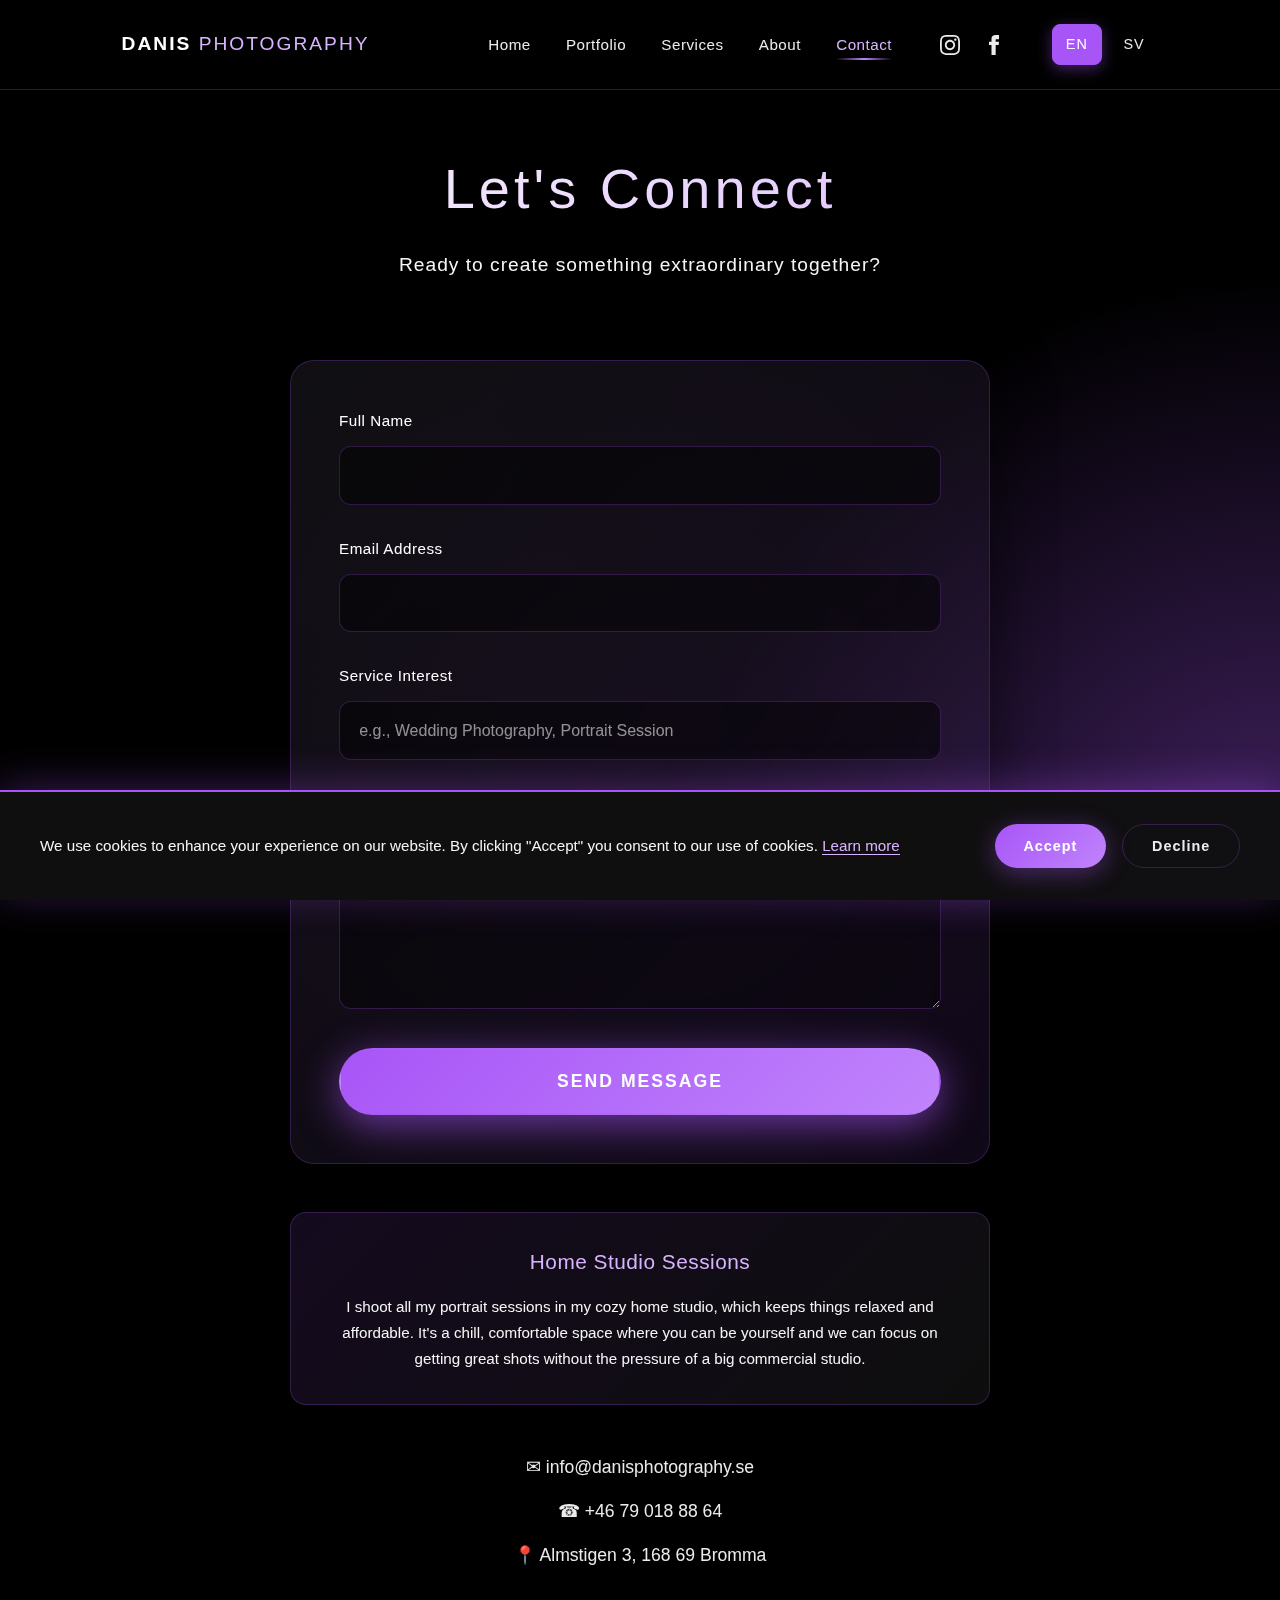
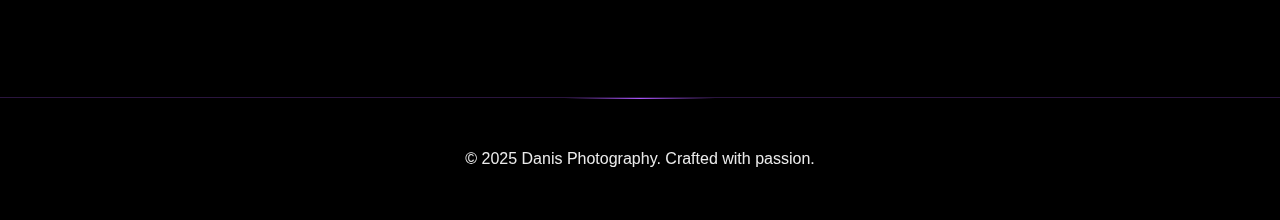
<file: contact.html>
<!DOCTYPE html>
<html lang="en">
<head>
    <meta charset="UTF-8">
    <meta name="viewport" content="width=device-width, initial-scale=1.0">
    <title>Contact - Danis Photography</title>
    <meta name="description" content="Get in touch with Danis Photography for your photography needs.">
    <!-- Open Graph / Facebook -->
    <meta property="og:type" content="website">
    <meta property="og:url" content="https://danisphotography.se/contact.html">
    <meta property="og:title" content="Contact - Danis Photography">
    <meta property="og:description" content="Get in touch with Danis Photography for your photography needs.">
    <meta property="og:image" content="https://danisphotography.se/images/og-image.png">

    <!-- Twitter -->
    <meta property="twitter:card" content="summary_large_image">
    <meta property="twitter:url" content="https://danisphotography.se/contact.html">
    <meta property="twitter:title" content="Contact - Danis Photography">
    <meta property="twitter:description" content="Get in touch with Danis Photography for your photography needs.">
    <meta property="twitter:image" content="https://danisphotography.se/images/og-image.png">

    <!-- Favicon -->
    <link rel="icon" type="image/png" sizes="32x32" href="favicon-32x32.png">
    <link rel="icon" type="image/png" sizes="16x16" href="favicon-16x16.png">
    <link rel="apple-touch-icon" sizes="180x180" href="apple-touch-icon.png">
    <link rel="icon" type="image/x-icon" href="favicon.ico">
    <link rel="manifest" href="site.webmanifest">
    <meta name="theme-color" content="#a855f7">

    <link rel="stylesheet" href="css/style.css">

    <!-- Google Analytics -->
    <script async src="https://www.googletagmanager.com/gtag/js?id=G-374987721"></script>
    <script>
        window.dataLayer = window.dataLayer || [];
        function gtag() { dataLayer.push(arguments); }
        gtag('js', new Date());
        gtag('config', 'G-374987721');
    </script>
</head>
<body>
    <div class="bg-animation">
        <div class="bg-gradient"></div>
    </div>

    <nav id="navbar">
        <div class="container">
            <div class="nav-left">
                <a href="index.html" class="logo">DANIS <span class="highlight">PHOTOGRAPHY</span></a>
            </div>
            <div class="nav-right">
                <ul class="nav-links" id="navLinks">
                    <li><a href="index.html">Home</a></li>
                    <li><a href="portfolio.html">Portfolio</a></li>
                    <li><a href="services.html">Services</a></li>
                    <li><a href="about.html">About</a></li>
                    <li><a href="contact.html" class="active">Contact</a></li>
                    <div class="mobile-social">
                        <a href="https://www.instagram.com/thisisdanis?igsh=MW43NGw0dmx1cG9yeQ%3D%3D&utm_source=qr" target="_blank" rel="noopener noreferrer" aria-label="Instagram">
                            <svg width="24" height="24" viewBox="0 0 24 24" fill="currentColor"><title>Instagram</title><path d="M12 2.163c3.204 0 3.584.012 4.85.07 3.252.148 4.771 1.691 4.919 4.919.058 1.265.069 1.645.069 4.849 0 3.205-.012 3.584-.069 4.849-.149 3.225-1.664 4.771-4.919 4.919-1.266.058-1.644.07-4.85.07-3.204 0-3.584-.012-4.849-.07-3.26-.149-4.771-1.699-4.919-4.92-.058-1.265-.07-1.644-.07-4.849 0-3.204.013-3.583.07-4.849.149-3.227 1.664-4.771 4.919-4.919 1.266-.057 1.645-.069 4.849-.069zm0-2.163c-3.259 0-3.667.014-4.947.072-4.358.2-6.78 2.618-6.98 6.98-.059 1.281-.073 1.689-.073 4.948 0 3.259.014 3.668.072 4.948.2 4.358 2.618 6.78 6.98 6.98 1.281.058 1.689.072 4.948.072 3.259 0 3.668-.014 4.948-.072 4.354-.2 6.782-2.618 6.979-6.98.059-1.28.073-1.689.073-4.948 0-3.259-.014-3.667-.072-4.947-.196-4.354-2.617-6.78-6.979-6.98-1.281-.059-1.69-.073-4.949-.073zm0 5.838c-3.403 0-6.162 2.759-6.162 6.162s2.759 6.163 6.162 6.163 6.162-2.759 6.162-6.163c0-3.403-2.759-6.162-6.162-6.162zm0 10.162c-2.209 0-4-1.79-4-4 0-2.209 1.791-4 4-4s4 1.791 4 4c0 2.21-1.791 4-4 4zm6.406-11.845c-.796 0-1.441.645-1.441 1.44s.645 1.44 1.441 1.44c.795 0 1.439-.645 1.439-1.40s-.644-1.44-1.439-1.40z" /></svg>
                        </a>
                        <a href="https://www.facebook.com/people/Fotograf-Danis/61583451755900/" target="_blank" rel="noopener noreferrer" aria-label="Facebook">
                            <svg width="24" height="24" viewBox="0 0 24 24" fill="currentColor"><title>Facebook</title><path d="M9 8h-3v4h3v12h5v-12h3.642l.358-4h-4v-1.667c0-.955.192-1.333 1.115-1.333h2.885v-5h-3.808c-3.596 0-5.192 1.583-5.192 4.615v3.385z" /></svg>
                        </a>
                    </div>
                </ul>
                <div class="social-links">
                    <a href="https://www.instagram.com/thisisdanis?igsh=MW43NGw0dmx1cG9yeQ%3D%3D&utm_source=qr" target="_blank" rel="noopener noreferrer" aria-label="Instagram">
                        <svg width="20" height="20" viewBox="0 0 24 24" fill="currentColor"><title>Instagram</title><path d="M12 2.163c3.204 0 3.584.012 4.85.07 3.252.148 4.771 1.691 4.919 4.919.058 1.265.069 1.645.069 4.849 0 3.205-.012 3.584-.069 4.849-.149 3.225-1.664 4.771-4.919 4.919-1.266.058-1.644.07-4.85.07-3.204 0-3.584-.012-4.849-.07-3.26-.149-4.771-1.699-4.919-4.92-.058-1.265-.07-1.644-.07-4.849 0-3.204.013-3.583.07-4.849.149-3.227 1.664-4.771 4.919-4.919 1.266-.057 1.645-.069 4.849-.069zm0-2.163c-3.259 0-3.667.014-4.947.072-4.358.2-6.78 2.618-6.98 6.98-.059 1.281-.073 1.689-.073 4.948 0 3.259.014 3.668.072 4.948.2 4.358 2.618 6.78 6.98 6.98 1.281.058 1.689.072 4.948.072 3.259 0 3.668-.014 4.948-.072 4.354-.2 6.782-2.618 6.979-6.98.059-1.28.073-1.689.073-4.948 0-3.259-.014-3.667-.072-4.947-.196-4.354-2.617-6.78-6.979-6.98-1.281-.059-1.69-.073-4.949-.073zm0 5.838c-3.403 0-6.162 2.759-6.162 6.162s2.759 6.163 6.162 6.163 6.162-2.759 6.162-6.163c0-3.403-2.759-6.162-6.162-6.162zm0 10.162c-2.209 0-4-1.79-4-4 0-2.209 1.791-4 4-4s4 1.791 4 4c0 2.21-1.791 4-4 4zm6.406-11.845c-.796 0-1.441.645-1.441 1.44s.645 1.44 1.441 1.44c.795 0 1.439-.645 1.439-1.40s-.644-1.44-1.439-1.40z" /></svg>
                    </a>
                    <a href="https://www.facebook.com/people/Fotograf-Danis/61583451755900/" target="_blank" rel="noopener noreferrer" aria-label="Facebook">
                        <svg width="20" height="20" viewBox="0 0 24 24" fill="currentColor"><title>Facebook</title><path d="M9 8h-3v4h3v12h5v-12h3.642l.358-4h-4v-1.667c0-.955.192-1.333 1.115-1.333h2.885v-5h-3.808c-3.596 0-5.192 1.583-5.192 4.615v3.385z" /></svg>
                    </a>
                </div>
                <div class="language-switcher">
                    <a href="contact.html" class="active">EN</a>
                    <a href="sv/contact.html">SV</a>
                </div>
                <div class="mobile-menu-toggle" id="mobileMenuToggle">
                    <span></span>
                    <span></span>
                    <span></span>
                </div>
            </div>
        </div>
    </nav>

    <div class="page-content">
        <div class="container">
            <div class="page-header">
                <h2>Let's Connect</h2>
                <p>Ready to create something extraordinary together?</p>
            </div>
            <div class="contact-content">
                <form class="contact-form" id="contactForm" action="https://formspree.io/f/xqagvodl" method="POST">
                    <div class="form-group">
                        <label for="name">Full Name</label>
                        <input type="text" id="name" name="name" autocomplete="name" required>
                    </div>
                    <div class="form-group">
                        <label for="email">Email Address</label>
                        <input type="email" id="email" name="email" autocomplete="email" required>
                    </div>
                    <div class="form-group">
                        <label for="service">Service Interest</label>
                        <input type="text" id="service" name="service" placeholder="e.g., Wedding Photography, Portrait Session">
                    </div>
                    <div class="form-group">
                        <label for="message">Your Message</label>
                        <textarea id="message" name="message" required placeholder="Tell me about your vision..."></textarea>
                    </div>
                    <button type="submit" class="submit-btn">SEND MESSAGE</button>
                </form>

                <div class="studio-info">
                    <h3>Home Studio Sessions</h3>
                    <p>I shoot all my portrait sessions in my cozy home studio, which keeps things relaxed and affordable. It's a chill, comfortable space where you can be yourself and we can focus on getting great shots without the pressure of a big commercial studio.</p>
                </div>

                <div class="contact-info">
                    <p>✉ <a href="mailto:info@danisphotography.se">info@danisphotography.se</a></p>
                    <p>☎ <a href="tel:+46790188864">+46 79 018 88 64</a></p>
                    <p>📍 <a href="https://maps.google.com/?q=Almstigen+3,+168+69+Bromma" target="_blank" rel="noopener noreferrer">Almstigen 3, 168 69 Bromma</a></p>
                </div>
            </div>
        </div>
    </div>

    <footer>
        <div class="container">
            <p>&copy; 2025 Danis Photography. Crafted with passion.</p>
        </div>
    </footer>

    <script src="js/script.js"></script>
</body>
</html>
</file>
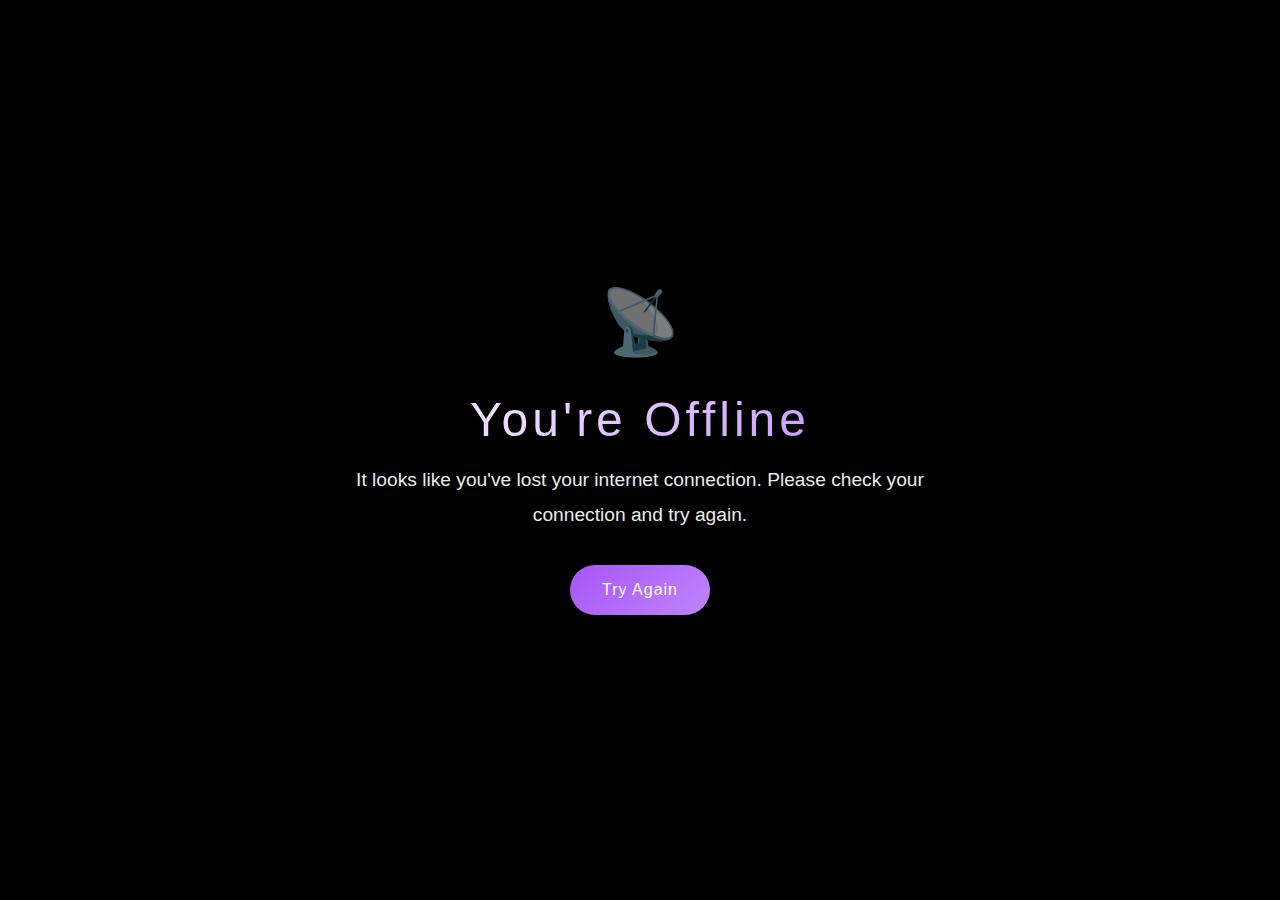
<file: offline.html>
<!DOCTYPE html>
<html lang="en">
<head>
    <meta charset="UTF-8">
    <meta name="viewport" content="width=device-width, initial-scale=1.0">
    <title>Offline - Danis Photography</title>
    <style>
        * {
            margin: 0;
            padding: 0;
            box-sizing: border-box;
        }

        body {
            font-family: -apple-system, BlinkMacSystemFont, 'Segoe UI', Roboto, 'Helvetica Neue', Arial, sans-serif;
            background: #000000;
            color: #FFFFFF;
            display: flex;
            align-items: center;
            justify-content: center;
            min-height: 100vh;
            text-align: center;
            padding: 2rem;
        }

        .container {
            max-width: 600px;
        }

        h1 {
            font-size: 3rem;
            font-weight: 300;
            letter-spacing: 4px;
            margin-bottom: 1rem;
            background: linear-gradient(135deg, #FFFFFF 0%, #C084FC 100%);
            -webkit-background-clip: text;
            -webkit-text-fill-color: transparent;
            background-clip: text;
        }

        p {
            color: #EBEBEB;
            font-size: 1.2rem;
            line-height: 1.8;
            margin-bottom: 2rem;
        }

        .button {
            display: inline-block;
            padding: 1rem 2rem;
            background: linear-gradient(135deg, #A855F7 0%, #C084FC 100%);
            color: #FFFFFF;
            text-decoration: none;
            border-radius: 50px;
            letter-spacing: 1px;
            font-weight: 500;
            transition: transform 0.3s ease;
        }

        .button:hover {
            transform: translateY(-2px);
        }

        .icon {
            font-size: 4rem;
            margin-bottom: 2rem;
            opacity: 0.5;
        }
    </style>
</head>
<body>
    <div class="container">
        <div class="icon">📡</div>
        <h1>You're Offline</h1>
        <p>It looks like you've lost your internet connection. Please check your connection and try again.</p>
        <a href="/" class="button" onclick="window.location.reload(); return false;">Try Again</a>
    </div>
</body>
</html>
</file>
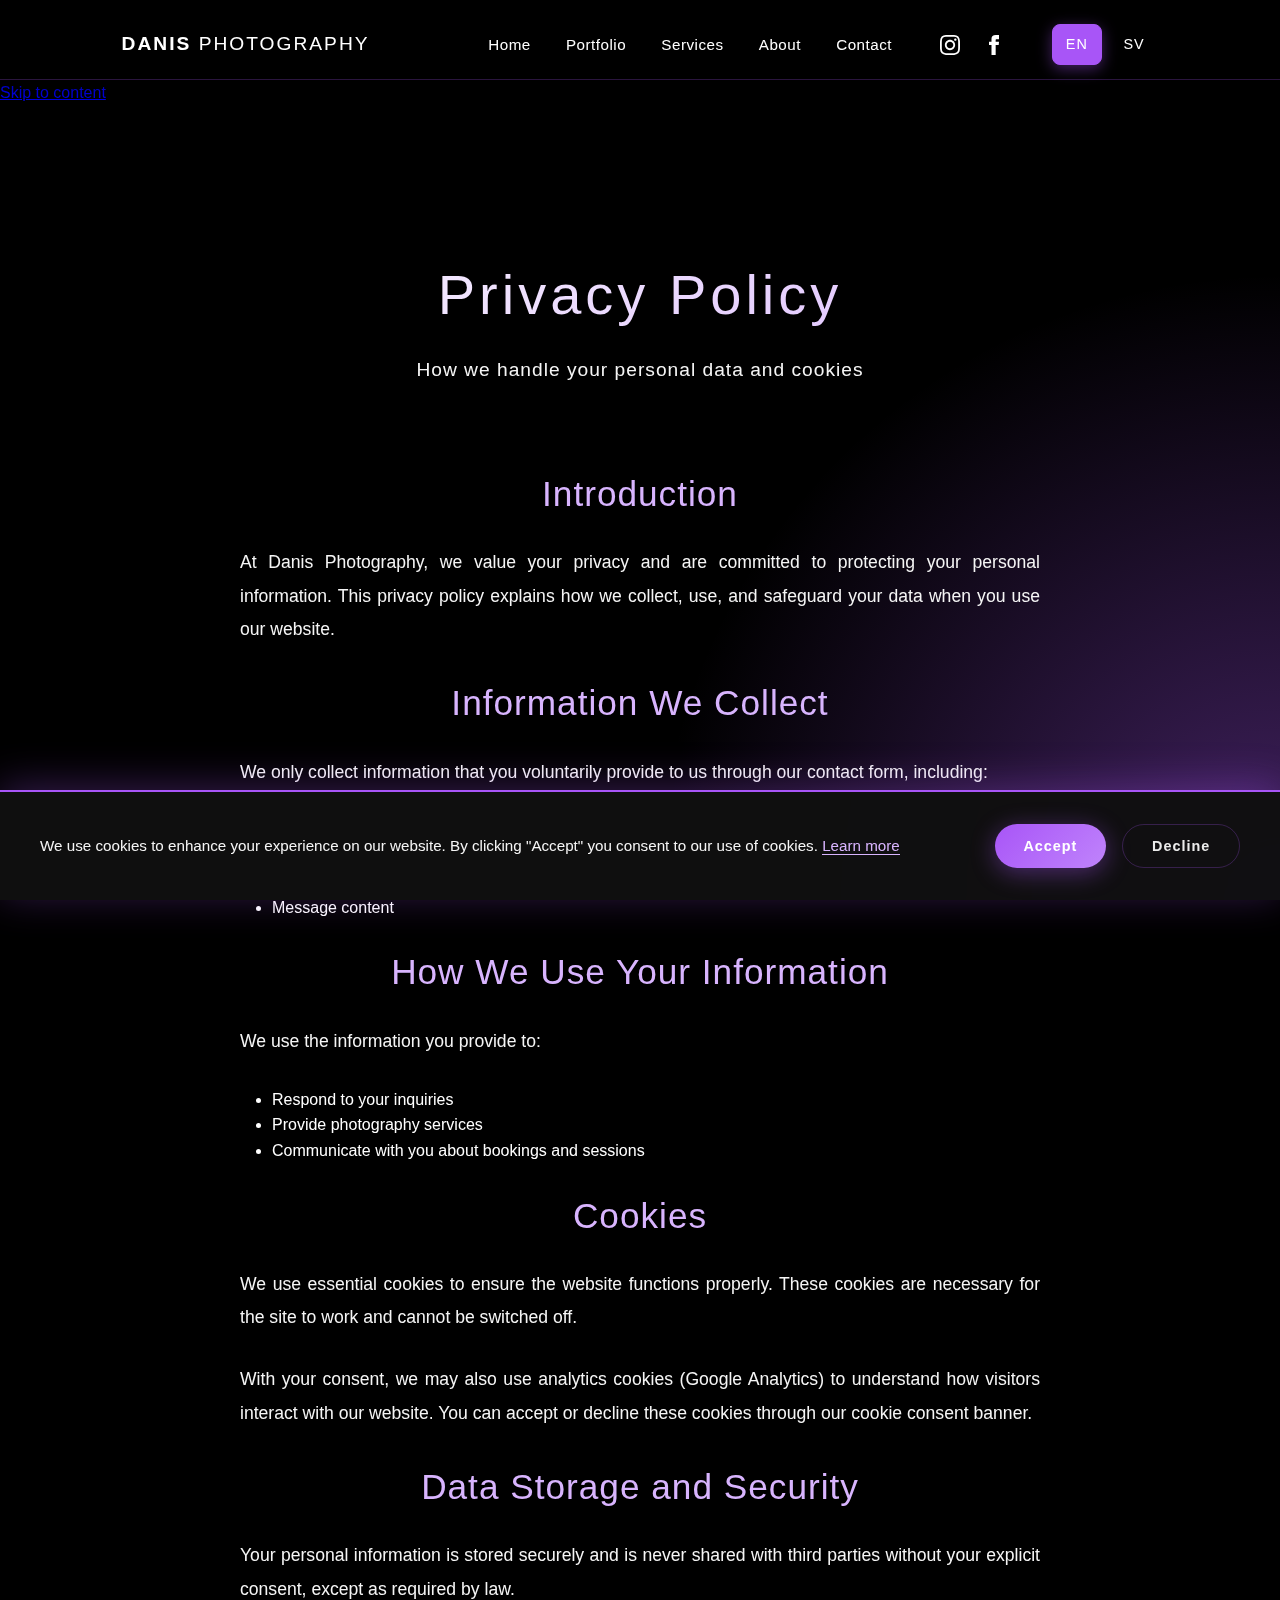
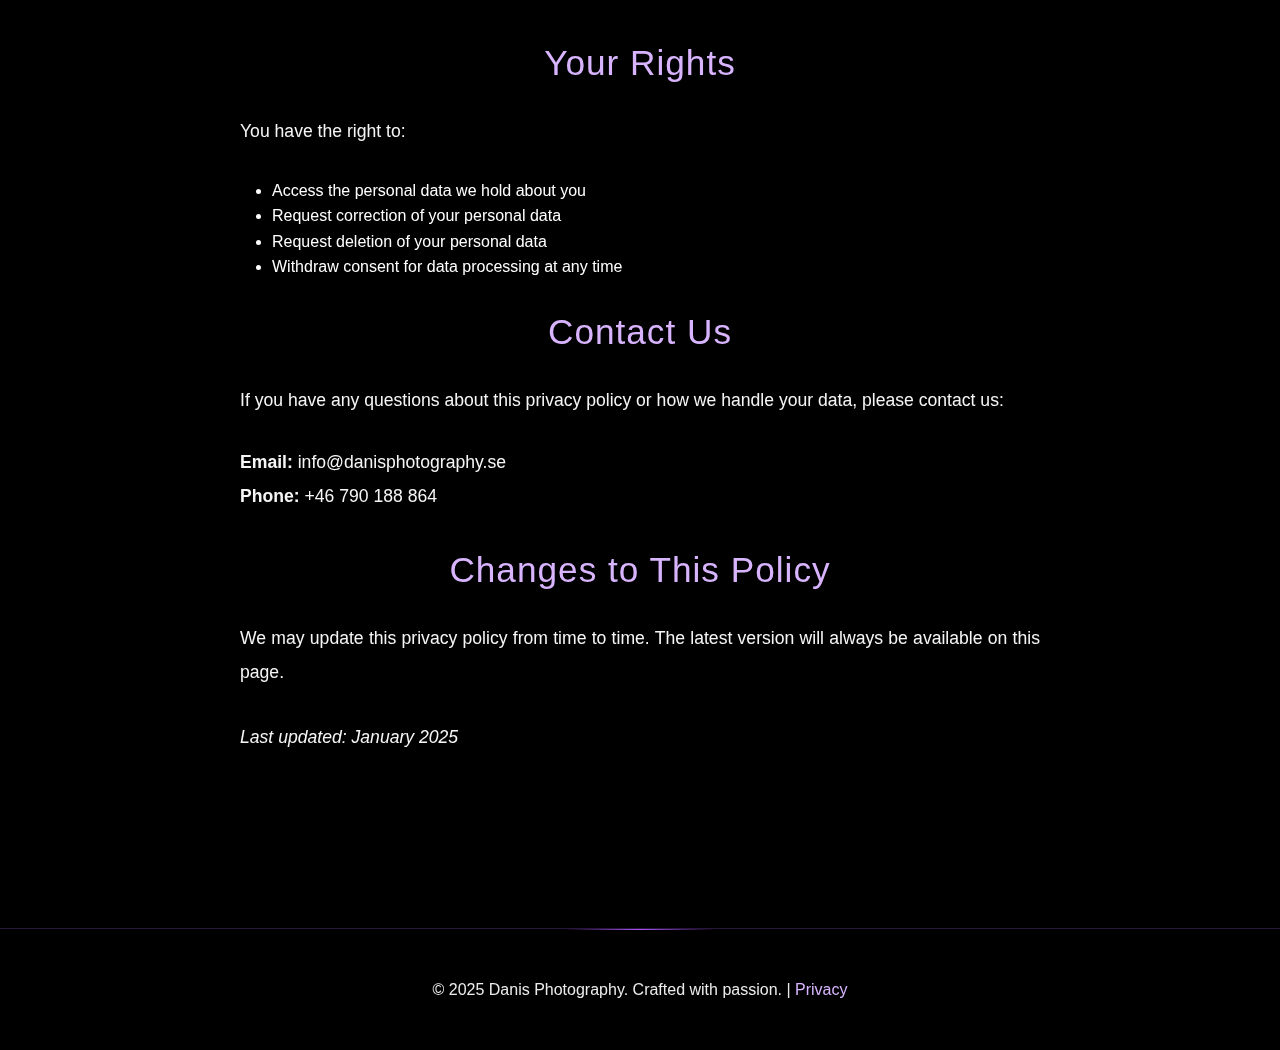
<file: privacy.html>
<!DOCTYPE html>
<html lang="en">
<head>
    <meta charset="UTF-8">
    <meta name="viewport" content="width=device-width, initial-scale=1.0">
    <title>Privacy Policy - Danis Photography</title>
    <meta name="description" content="Privacy policy for Danis Photography. Learn about how we handle your personal data and cookies.">
    
    <!-- Open Graph / Facebook -->
    <meta property="og:type" content="website">
    <meta property="og:url" content="https://danisphotography.se/privacy.html">
    <meta property="og:title" content="Privacy Policy - Danis Photography">
    <meta property="og:description" content="Privacy policy for Danis Photography.">
    <meta property="og:image" content="https://danisphotography.se/images/og-image.png">
    <meta property="og:site_name" content="Danis Photography">
    <meta property="og:locale" content="en_GB">
    <meta property="og:locale:alternate" content="sv_SE">

    <!-- Twitter -->
    <meta name="twitter:card" content="summary_large_image">
    <meta name="twitter:url" content="https://danisphotography.se/privacy.html">
    <meta name="twitter:title" content="Privacy Policy - Danis Photography">
    <meta name="twitter:description" content="Privacy policy for Danis Photography.">
    <meta name="twitter:image" content="https://danisphotography.se/images/og-image.png">

    <!-- Favicon -->
    <link rel="icon" type="image/png" sizes="32x32" href="favicon-32x32.png">
    <link rel="icon" type="image/png" sizes="16x16" href="favicon-16x16.png">
    <link rel="apple-touch-icon" sizes="180x180" href="apple-touch-icon.png">
    <link rel="icon" type="image/x-icon" href="favicon.ico">
    <link rel="manifest" href="site.webmanifest">
    <meta name="theme-color" content="#a855f7">

    <!-- Canonical and hreflang -->
    <link rel="canonical" href="https://danisphotography.se/privacy.html">
    <link rel="alternate" hreflang="en" href="https://danisphotography.se/privacy.html">
    <link rel="alternate" hreflang="sv" href="https://danisphotography.se/sv/privacy.html">
    <link rel="alternate" hreflang="x-default" href="https://danisphotography.se/privacy.html">

    <!-- Critical CSS to prevent white flash on navigation -->
    <style>
        nav {
            position: fixed !important;
            top: 0;
            left: 0;
            right: 0;
            width: 100%;
            background: rgba(0, 0, 0, 0.85) !important;
            backdrop-filter: blur(20px);
            -webkit-backdrop-filter: blur(20px);
            z-index: 10000 !important;
            visibility: visible !important;
            opacity: 1 !important;
            height: 80px;
        }
        nav * {
            color: #FFFFFF !important;
        }
        body {
            background-color: #000000;
            color: #FFFFFF;
            padding-top: 80px;
        }
        main {
            padding-top: 0;
        }
    </style>

    <link rel="stylesheet" href="css/style.css">

    <!-- Google Consent Mode Default -->
    <script>
        window.dataLayer = window.dataLayer || [];
        function gtag() { dataLayer.push(arguments); }
        gtag('consent', 'default', {
            'analytics_storage': 'denied'
        });
    </script>
</head>
<body>
    <!-- Skip to main content link for accessibility -->
    <a href="#main-content" class="skip-link">Skip to content</a>
    
    <div class="bg-animation">
        <div class="bg-gradient"></div>
    </div>

    <nav id="navbar">
        <div class="container">
            <div class="nav-left">
                <a href="index.html" class="logo">DANIS <span class="highlight">PHOTOGRAPHY</span></a>
            </div>
            <div class="nav-right">
                <ul class="nav-links" id="navLinks">
                    <li><a href="index.html">Home</a></li>
                    <li><a href="portfolio.html">Portfolio</a></li>
                    <li><a href="services.html">Services</a></li>
                    <li><a href="about.html">About</a></li>
                    <li><a href="contact.html">Contact</a></li>
                </ul>
                <div class="mobile-social">
                    <a href="https://www.instagram.com/thisisdanis?igsh=MW43NGw0dmx1cG9yeQ%3D%3D&utm_source=qr" target="_blank" rel="noopener noreferrer" aria-label="Instagram">
                        <svg width="24" height="24" viewBox="0 0 24 24" fill="currentColor"><title>Instagram</title><path d="M12 2.163c3.204 0 3.584.012 4.85.07 3.252.148 4.771 1.691 4.919 4.919.058 1.265.069 1.645.069 4.849 0 3.205-.012 3.584-.069 4.849-.149 3.225-1.664 4.771-4.919 4.919-1.266.058-1.644.07-4.85.07-3.204 0-3.584-.012-4.849-.07-3.26-.149-4.771-1.699-4.919-4.92-.058-1.265-.07-1.644-.07-4.849 0-3.204.013-3.583.07-4.849.149-3.227 1.664-4.771 4.919-4.919 1.266-.057 1.645-.069 4.849-.069zm0-2.163c-3.259 0-3.667.014-4.947.072-4.358.2-6.78 2.618-6.98 6.98-.059 1.281-.073 1.689-.073 4.948 0 3.259.014 3.668.072 4.948.2 4.358 2.618 6.78 6.98 6.98 1.281.058 1.689.072 4.948.072 3.259 0 3.668-.014 4.948-.072 4.354-.2 6.782-2.618 6.979-6.98.059-1.28.073-1.689.073-4.948 0-3.259-.014-3.667-.072-4.947-.196-4.354-2.617-6.78-6.979-6.98-1.281-.059-1.69-.073-4.949-.073zm0 5.838c-3.403 0-6.162 2.759-6.162 6.162s2.759 6.163 6.162 6.163 6.162-2.759 6.162-6.163c0-3.403-2.759-6.162-6.162-6.162zm0 10.162c-2.209 0-4-1.79-4-4 0-2.209 1.791-4 4-4s4 1.791 4 4c0 2.21-1.791 4-4 4zm6.406-11.845c-.796 0-1.441.645-1.441 1.44s.645 1.44 1.441 1.44c.795 0 1.439-.645 1.439-1.40s-.644-1.44-1.439-1.40z" /></svg>
                    </a>
                    <a href="https://www.facebook.com/people/Fotograf-Danis/61583451755900/" target="_blank" rel="noopener noreferrer" aria-label="Facebook">
                        <svg width="24" height="24" viewBox="0 0 24 24" fill="currentColor"><title>Facebook</title><path d="M9 8h-3v4h3v12h5v-12h3.642l.358-4h-4v-1.667c0-.955.192-1.333 1.115-1.333h2.885v-5h-3.808c-3.596 0-5.192 1.583-5.192 4.615v3.385z" /></svg>
                    </a>
                </div>
                <div class="social-links">
                    <a href="https://www.instagram.com/thisisdanis?igsh=MW43NGw0dmx1cG9yeQ%3D%3D&utm_source=qr" target="_blank" rel="noopener noreferrer" aria-label="Instagram">
                        <svg width="20" height="20" viewBox="0 0 24 24" fill="currentColor"><title>Instagram</title><path d="M12 2.163c3.204 0 3.584.012 4.85.07 3.252.148 4.771 1.691 4.919 4.919.058 1.265.069 1.645.069 4.849 0 3.205-.012 3.584-.069 4.849-.149 3.225-1.664 4.771-4.919 4.919-1.266.058-1.644.07-4.85.07-3.204 0-3.584-.012-4.849-.07-3.26-.149-4.771-1.699-4.919-4.92-.058-1.265-.07-1.644-.07-4.849 0-3.204.013-3.583.07-4.849.149-3.227 1.664-4.771 4.919-4.919 1.266-.057 1.645-.069 4.849-.069zm0-2.163c-3.259 0-3.667.014-4.947.072-4.358.2-6.78 2.618-6.98 6.98-.059 1.281-.073 1.689-.073 4.948 0 3.259.014 3.668.072 4.948.2 4.358 2.618 6.78 6.98 6.98 1.281.058 1.689.072 4.948.072 3.259 0 3.668-.014 4.948-.072 4.354-.2 6.782-2.618 6.979-6.98.059-1.28.073-1.689.073-4.948 0-3.259-.014-3.667-.072-4.947-.196-4.354-2.617-6.78-6.979-6.98-1.281-.059-1.69-.073-4.949-.073zm0 5.838c-3.403 0-6.162 2.759-6.162 6.162s2.759 6.163 6.162 6.163 6.162-2.759 6.162-6.163c0-3.403-2.759-6.162-6.162-6.162zm0 10.162c-2.209 0-4-1.79-4-4 0-2.209 1.791-4 4-4s4 1.791 4 4c0 2.21-1.791 4-4 4zm6.406-11.845c-.796 0-1.441.645-1.441 1.44s.645 1.44 1.441 1.44c.795 0 1.439-.645 1.439-1.40s-.644-1.44-1.439-1.40z" /></svg>
                    </a>
                    <a href="https://www.facebook.com/people/Fotograf-Danis/61583451755900/" target="_blank" rel="noopener noreferrer" aria-label="Facebook">
                        <svg width="20" height="20" viewBox="0 0 24 24" fill="currentColor"><title>Facebook</title><path d="M9 8h-3v4h3v12h5v-12h3.642l.358-4h-4v-1.667c0-.955.192-1.333 1.115-1.333h2.885v-5h-3.808c-3.596 0-5.192 1.583-5.192 4.615v3.385z" /></svg>
                    </a>
                </div>
                <div class="language-switcher" role="navigation" aria-label="Language switcher">
                    <a href="privacy.html" class="active" aria-current="page">EN</a>
                    <a href="sv/privacy.html">SV</a>
                </div>
                <div class="mobile-menu-toggle" id="mobileMenuToggle" aria-controls="navLinks" aria-expanded="false" aria-label="Toggle navigation menu" role="button" tabindex="0">
                    <span></span>
                    <span></span>
                    <span></span>
                </div>
            </div>
        </div>
    </nav>

    <main id="main-content">
        <div class="page-content">
            <div class="container">
                <div class="page-header">
                    <h2>Privacy Policy</h2>
                    <p>How we handle your personal data and cookies</p>
                </div>

                <div class="about-content" style="max-width: 800px;">
                    <h3>Introduction</h3>
                    <p>At Danis Photography, we value your privacy and are committed to protecting your personal information. This privacy policy explains how we collect, use, and safeguard your data when you use our website.</p>

                    <h3>Information We Collect</h3>
                    <p>We only collect information that you voluntarily provide to us through our contact form, including:</p>
                    <ul style="list-style: disc; padding-left: 2rem; margin-bottom: 1.5rem;">
                        <li>Your name</li>
                        <li>Email address</li>
                        <li>Phone number (if provided)</li>
                        <li>Message content</li>
                    </ul>

                    <h3>How We Use Your Information</h3>
                    <p>We use the information you provide to:</p>
                    <ul style="list-style: disc; padding-left: 2rem; margin-bottom: 1.5rem;">
                        <li>Respond to your inquiries</li>
                        <li>Provide photography services</li>
                        <li>Communicate with you about bookings and sessions</li>
                    </ul>

                    <h3>Cookies</h3>
                    <p>We use essential cookies to ensure the website functions properly. These cookies are necessary for the site to work and cannot be switched off.</p>
                    <p>With your consent, we may also use analytics cookies (Google Analytics) to understand how visitors interact with our website. You can accept or decline these cookies through our cookie consent banner.</p>

                    <h3>Data Storage and Security</h3>
                    <p>Your personal information is stored securely and is never shared with third parties without your explicit consent, except as required by law.</p>

                    <h3>Your Rights</h3>
                    <p>You have the right to:</p>
                    <ul style="list-style: disc; padding-left: 2rem; margin-bottom: 1.5rem;">
                        <li>Access the personal data we hold about you</li>
                        <li>Request correction of your personal data</li>
                        <li>Request deletion of your personal data</li>
                        <li>Withdraw consent for data processing at any time</li>
                    </ul>

                    <h3>Contact Us</h3>
                    <p>If you have any questions about this privacy policy or how we handle your data, please contact us:</p>
                    <p><strong>Email:</strong> info@danisphotography.se<br>
                    <strong>Phone:</strong> +46 790 188 864</p>

                    <h3>Changes to This Policy</h3>
                    <p>We may update this privacy policy from time to time. The latest version will always be available on this page.</p>
                    
                    <p style="margin-top: 2rem;"><em>Last updated: January 2025</em></p>
                </div>
            </div>
        </div>

        <footer>
            <div class="container">
                <p>&copy; 2025 Danis Photography. Crafted with passion. | <a href="privacy.html" class="privacy-link">Privacy</a></p>
            </div>
        </footer>
    </main>

    <script src="js/script.js" defer></script>
</body>
</html>
</file>
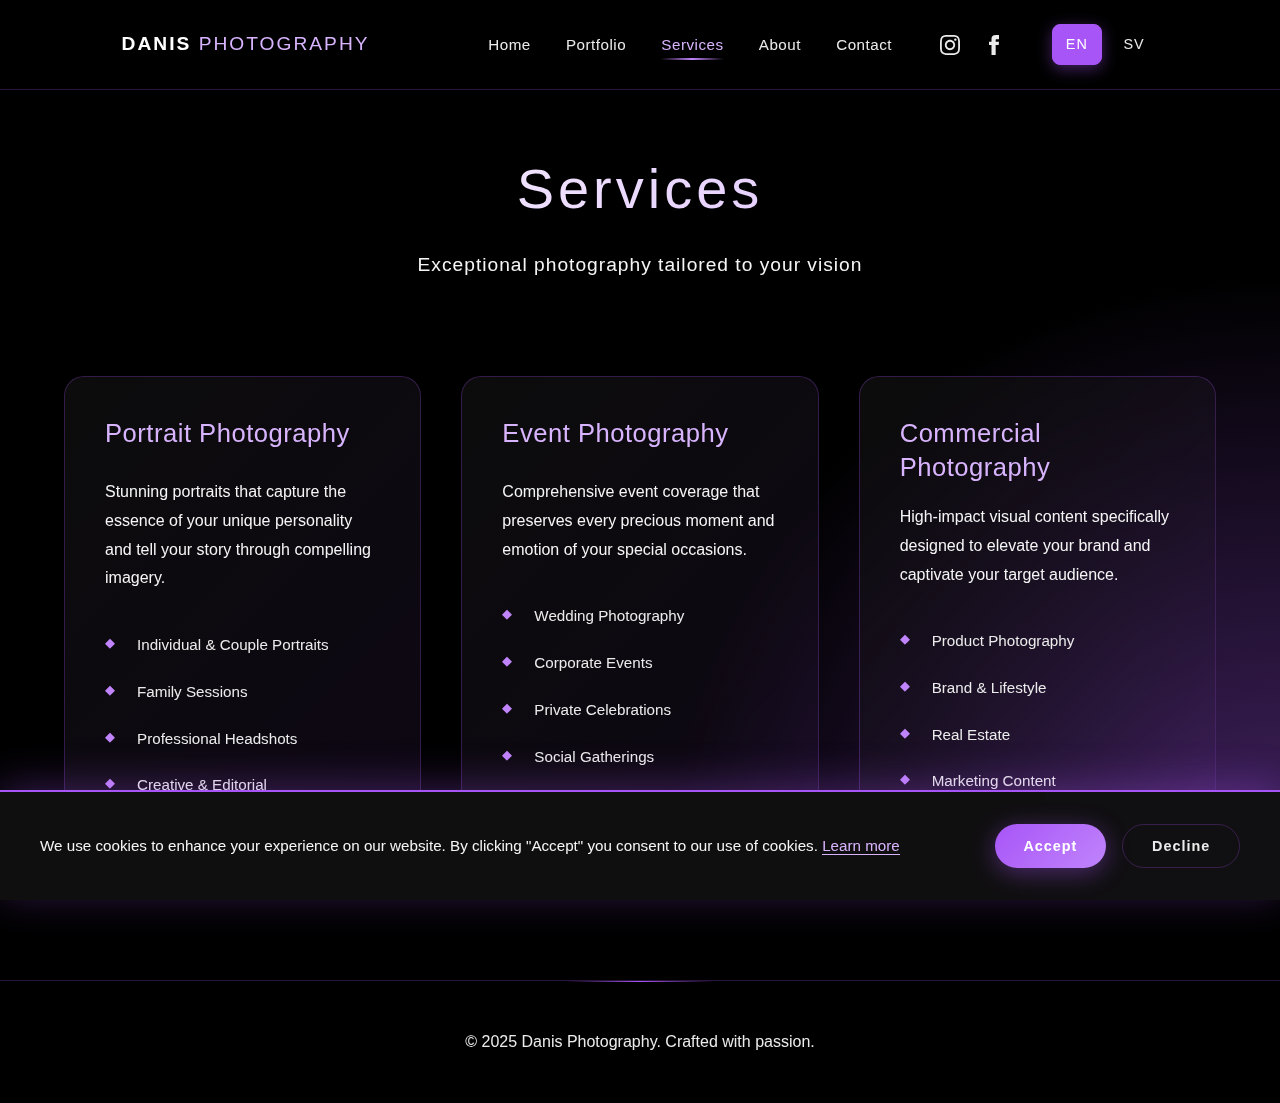
<file: services.html>
<!DOCTYPE html>
<html lang="en">
<head>
    <meta charset="UTF-8">
    <meta name="viewport" content="width=device-width, initial-scale=1.0">
    <title>Services - Danis Photography</title>
    <meta name="description" content="Professional photography services including portraits, events, and commercial photography.">
    <!-- Open Graph / Facebook -->
    <meta property="og:type" content="website">
    <meta property="og:url" content="https://danisphotography.se/services.html">
    <meta property="og:title" content="Services - Danis Photography">
    <meta property="og:description" content="Professional photography services including portraits, events, and commercial photography.">
    <meta property="og:image" content="https://danisphotography.se/images/og-image.png">

    <!-- Twitter -->
    <meta property="twitter:card" content="summary_large_image">
    <meta property="twitter:url" content="https://danisphotography.se/services.html">
    <meta property="twitter:title" content="Services - Danis Photography">
    <meta property="twitter:description" content="Professional photography services including portraits, events, and commercial photography.">
    <meta property="twitter:image" content="https://danisphotography.se/images/og-image.png">

    <!-- Favicon -->
    <link rel="icon" type="image/png" sizes="32x32" href="favicon-32x32.png">
    <link rel="icon" type="image/png" sizes="16x16" href="favicon-16x16.png">
    <link rel="apple-touch-icon" sizes="180x180" href="apple-touch-icon.png">
    <link rel="icon" type="image/x-icon" href="favicon.ico">
    <link rel="manifest" href="site.webmanifest">
    <meta name="theme-color" content="#a855f7">

    <link rel="stylesheet" href="css/style.css">

    <!-- Google Analytics -->
    <script async src="https://www.googletagmanager.com/gtag/js?id=G-374987721"></script>
    <script>
        window.dataLayer = window.dataLayer || [];
        function gtag() { dataLayer.push(arguments); }
        gtag('js', new Date());
        gtag('config', 'G-374987721');
    </script>
</head>
<body>
    <div class="bg-animation">
        <div class="bg-gradient"></div>
    </div>

    <nav id="navbar">
        <div class="container">
            <div class="nav-left">
                <a href="index.html" class="logo">DANIS <span class="highlight">PHOTOGRAPHY</span></a>
            </div>
            <div class="nav-right">
                <ul class="nav-links" id="navLinks">
                    <li><a href="index.html">Home</a></li>
                    <li><a href="portfolio.html">Portfolio</a></li>
                    <li><a href="services.html" class="active">Services</a></li>
                    <li><a href="about.html">About</a></li>
                    <li><a href="contact.html">Contact</a></li>
                    <div class="mobile-social">
                        <a href="https://www.instagram.com/thisisdanis?igsh=MW43NGw0dmx1cG9yeQ%3D%3D&utm_source=qr" target="_blank" rel="noopener noreferrer" aria-label="Instagram">
                            <svg width="24" height="24" viewBox="0 0 24 24" fill="currentColor"><title>Instagram</title><path d="M12 2.163c3.204 0 3.584.012 4.85.07 3.252.148 4.771 1.691 4.919 4.919.058 1.265.069 1.645.069 4.849 0 3.205-.012 3.584-.069 4.849-.149 3.225-1.664 4.771-4.919 4.919-1.266.058-1.644.07-4.85.07-3.204 0-3.584-.012-4.849-.07-3.26-.149-4.771-1.699-4.919-4.92-.058-1.265-.07-1.644-.07-4.849 0-3.204.013-3.583.07-4.849.149-3.227 1.664-4.771 4.919-4.919 1.266-.057 1.645-.069 4.849-.069zm0-2.163c-3.259 0-3.667.014-4.947.072-4.358.2-6.78 2.618-6.98 6.98-.059 1.281-.073 1.689-.073 4.948 0 3.259.014 3.668.072 4.948.2 4.358 2.618 6.78 6.98 6.98 1.281.058 1.689.072 4.948.072 3.259 0 3.668-.014 4.948-.072 4.354-.2 6.782-2.618 6.979-6.98.059-1.28.073-1.689.073-4.948 0-3.259-.014-3.667-.072-4.947-.196-4.354-2.617-6.78-6.979-6.98-1.281-.059-1.69-.073-4.949-.073zm0 5.838c-3.403 0-6.162 2.759-6.162 6.162s2.759 6.163 6.162 6.163 6.162-2.759 6.162-6.163c0-3.403-2.759-6.162-6.162-6.162zm0 10.162c-2.209 0-4-1.79-4-4 0-2.209 1.791-4 4-4s4 1.791 4 4c0 2.21-1.791 4-4 4zm6.406-11.845c-.796 0-1.441.645-1.441 1.44s.645 1.44 1.441 1.44c.795 0 1.439-.645 1.439-1.40s-.644-1.44-1.439-1.40z" /></svg>
                        </a>
                        <a href="https://www.facebook.com/people/Fotograf-Danis/61583451755900/" target="_blank" rel="noopener noreferrer" aria-label="Facebook">
                            <svg width="24" height="24" viewBox="0 0 24 24" fill="currentColor"><title>Facebook</title><path d="M9 8h-3v4h3v12h5v-12h3.642l.358-4h-4v-1.667c0-.955.192-1.333 1.115-1.333h2.885v-5h-3.808c-3.596 0-5.192 1.583-5.192 4.615v3.385z" /></svg>
                        </a>
                    </div>
                </ul>
                <div class="social-links">
                    <a href="https://www.instagram.com/thisisdanis?igsh=MW43NGw0dmx1cG9yeQ%3D%3D&utm_source=qr" target="_blank" rel="noopener noreferrer" aria-label="Instagram">
                        <svg width="20" height="20" viewBox="0 0 24 24" fill="currentColor"><title>Instagram</title><path d="M12 2.163c3.204 0 3.584.012 4.85.07 3.252.148 4.771 1.691 4.919 4.919.058 1.265.069 1.645.069 4.849 0 3.205-.012 3.584-.069 4.849-.149 3.225-1.664 4.771-4.919 4.919-1.266.058-1.644.07-4.85.07-3.204 0-3.584-.012-4.849-.07-3.26-.149-4.771-1.699-4.919-4.92-.058-1.265-.07-1.644-.07-4.849 0-3.204.013-3.583.07-4.849.149-3.227 1.664-4.771 4.919-4.919 1.266-.057 1.645-.069 4.849-.069zm0-2.163c-3.259 0-3.667.014-4.947.072-4.358.2-6.78 2.618-6.98 6.98-.059 1.281-.073 1.689-.073 4.948 0 3.259.014 3.668.072 4.948.2 4.358 2.618 6.78 6.98 6.98 1.281.058 1.689.072 4.948.072 3.259 0 3.668-.014 4.948-.072 4.354-.2 6.782-2.618 6.979-6.98.059-1.28.073-1.689.073-4.948 0-3.259-.014-3.667-.072-4.947-.196-4.354-2.617-6.78-6.979-6.98-1.281-.059-1.69-.073-4.949-.073zm0 5.838c-3.403 0-6.162 2.759-6.162 6.162s2.759 6.163 6.162 6.163 6.162-2.759 6.162-6.163c0-3.403-2.759-6.162-6.162-6.162zm0 10.162c-2.209 0-4-1.79-4-4 0-2.209 1.791-4 4-4s4 1.791 4 4c0 2.21-1.791 4-4 4zm6.406-11.845c-.796 0-1.441.645-1.441 1.44s.645 1.44 1.441 1.44c.795 0 1.439-.645 1.439-1.40s-.644-1.44-1.439-1.40z" /></svg>
                    </a>
                    <a href="https://www.facebook.com/people/Fotograf-Danis/61583451755900/" target="_blank" rel="noopener noreferrer" aria-label="Facebook">
                        <svg width="20" height="20" viewBox="0 0 24 24" fill="currentColor"><title>Facebook</title><path d="M9 8h-3v4h3v12h5v-12h3.642l.358-4h-4v-1.667c0-.955.192-1.333 1.115-1.333h2.885v-5h-3.808c-3.596 0-5.192 1.583-5.192 4.615v3.385z" /></svg>
                    </a>
                </div>
                <div class="language-switcher">
                    <a href="services.html" class="active">EN</a>
                    <a href="sv/services.html">SV</a>
                </div>
                <div class="mobile-menu-toggle" id="mobileMenuToggle">
                    <span></span>
                    <span></span>
                    <span></span>
                </div>
            </div>
        </div>
    </nav>

    <div class="page-content">
        <div class="container">
            <div class="page-header">
                <h2>Services</h2>
                <p>Exceptional photography tailored to your vision</p>
            </div>
            <div class="services-grid">
                <div class="service-card">
                    <h3>Portrait Photography</h3>
                    <p>Stunning portraits that capture the essence of your unique personality and tell your story through compelling imagery.</p>
                    <ul>
                        <li>Individual & Couple Portraits</li>
                        <li>Family Sessions</li>
                        <li>Professional Headshots</li>
                        <li>Creative & Editorial</li>
                    </ul>
                </div>
                <div class="service-card">
                    <h3>Event Photography</h3>
                    <p>Comprehensive event coverage that preserves every precious moment and emotion of your special occasions.</p>
                    <ul>
                        <li>Wedding Photography</li>
                        <li>Corporate Events</li>
                        <li>Private Celebrations</li>
                        <li>Social Gatherings</li>
                    </ul>
                </div>
                <div class="service-card">
                    <h3>Commercial Photography</h3>
                    <p>High-impact visual content specifically designed to elevate your brand and captivate your target audience.</p>
                    <ul>
                        <li>Product Photography</li>
                        <li>Brand & Lifestyle</li>
                        <li>Real Estate</li>
                        <li>Marketing Content</li>
                    </ul>
                </div>
            </div>
        </div>
    </div>

    <footer>
        <div class="container">
            <p>&copy; 2025 Danis Photography. Crafted with passion.</p>
        </div>
    </footer>

    <script src="js/script.js"></script>
</body>
</html>
</file>
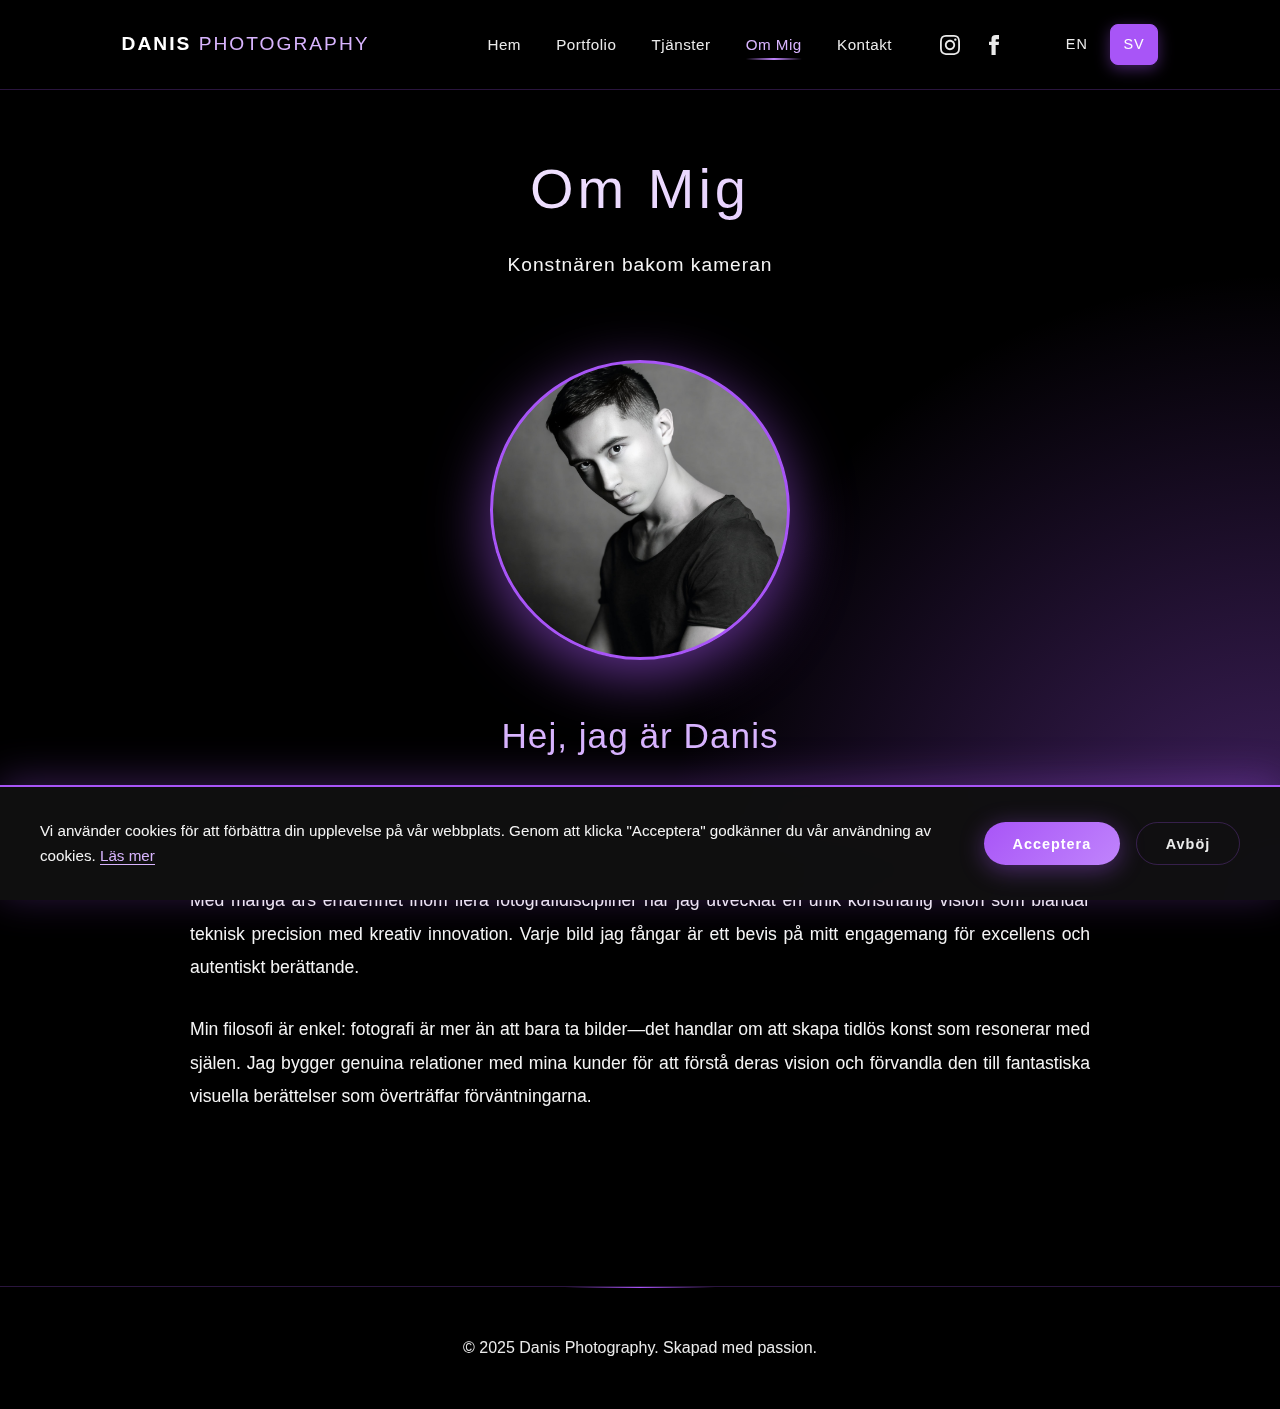
<file: sv/about.html>
<!DOCTYPE html>
<html lang="sv">
<head>
    <meta charset="UTF-8">
    <meta name="viewport" content="width=device-width, initial-scale=1.0">
    <title>Om Mig - Danis Photography</title>
    <meta name="description" content="Lär känna Danis, den passionerade fotografen bakom Danis Photography.">
    <!-- Open Graph / Facebook -->
    <meta property="og:type" content="website">
    <meta property="og:url" content="https://danisphotography.se/sv/about.html">
    <meta property="og:title" content="Om Mig - Danis Photography">
    <meta property="og:description" content="Lär känna Danis, den passionerade fotografen.">
    <meta property="og:image" content="https://danisphotography.se/images/og-image.png">

    <!-- Twitter -->
    <meta property="twitter:card" content="summary_large_image">
    <meta property="twitter:url" content="https://danisphotography.se/sv/about.html">
    <meta property="twitter:title" content="Om Mig - Danis Photography">
    <meta property="twitter:description" content="Lär känna Danis, den passionerade fotografen.">
    <meta property="twitter:image" content="https://danisphotography.se/images/og-image.png">
    
    <!-- Favicon -->
    <link rel="icon" type="image/png" sizes="32x32" href="../favicon-32x32.png">
    <link rel="icon" type="image/png" sizes="16x16" href="../favicon-16x16.png">
    <link rel="apple-touch-icon" sizes="180x180" href="../apple-touch-icon.png">
    <link rel="icon" type="image/x-icon" href="../favicon.ico">
    <link rel="manifest" href="../site.webmanifest">
    <meta name="theme-color" content="#a855f7">
    
    <link rel="stylesheet" href="../css/style.css">

    <!-- Google Analytics -->
    <script async src="https://www.googletagmanager.com/gtag/js?id=G-374987721"></script>
    <script>
        window.dataLayer = window.dataLayer || [];
        function gtag() { dataLayer.push(arguments); }
        gtag('js', new Date());
        gtag('config', 'G-374987721');
    </script>
</head>
<body>
    <div class="bg-animation">
        <div class="bg-gradient"></div>
    </div>

    <nav id="navbar">
        <div class="container">
            <div class="nav-left">
                <a href="index.html" class="logo">DANIS <span class="highlight">PHOTOGRAPHY</span></a>
            </div>
            <div class="nav-right">
                <ul class="nav-links" id="navLinks">
                    <li><a href="index.html">Hem</a></li>
                    <li><a href="portfolio.html">Portfolio</a></li>
                    <li><a href="services.html">Tjänster</a></li>
                    <li><a href="about.html" class="active">Om Mig</a></li>
                    <li><a href="contact.html">Kontakt</a></li>
                    <div class="mobile-social">
                        <a href="https://www.instagram.com/thisisdanis?igsh=MW43NGw0dmx1cG9yeQ%3D%3D&utm_source=qr" target="_blank" rel="noopener noreferrer" aria-label="Instagram">
                            <svg width="24" height="24" viewBox="0 0 24 24" fill="currentColor"><title>Instagram</title><path d="M12 2.163c3.204 0 3.584.012 4.85.07 3.252.148 4.771 1.691 4.919 4.919.058 1.265.069 1.645.069 4.849 0 3.205-.012 3.584-.069 4.849-.149 3.225-1.664 4.771-4.919 4.919-1.266.058-1.644.07-4.85.07-3.204 0-3.584-.012-4.849-.07-3.26-.149-4.771-1.699-4.919-4.92-.058-1.265-.07-1.644-.07-4.849 0-3.204.013-3.583.07-4.849.149-3.227 1.664-4.771 4.919-4.919 1.266-.057 1.645-.069 4.849-.069zm0-2.163c-3.259 0-3.667.014-4.947.072-4.358.2-6.78 2.618-6.98 6.98-.059 1.281-.073 1.689-.073 4.948 0 3.259.014 3.668.072 4.948.2 4.358 2.618 6.78 6.98 6.98 1.281.058 1.689.072 4.948.072 3.259 0 3.668-.014 4.948-.072 4.354-.2 6.782-2.618 6.979-6.98.059-1.28.073-1.689.073-4.948 0-3.259-.014-3.667-.072-4.947-.196-4.354-2.617-6.78-6.979-6.98-1.281-.059-1.69-.073-4.949-.073zm0 5.838c-3.403 0-6.162 2.759-6.162 6.162s2.759 6.163 6.162 6.163 6.162-2.759 6.162-6.163c0-3.403-2.759-6.162-6.162-6.162zm0 10.162c-2.209 0-4-1.79-4-4 0-2.209 1.791-4 4-4s4 1.791 4 4c0 2.21-1.791 4-4 4zm6.406-11.845c-.796 0-1.441.645-1.441 1.44s.645 1.44 1.441 1.44c.795 0 1.439-.645 1.439-1.40s-.644-1.44-1.439-1.40z"/></svg>
                        </a>
                        <a href="https://www.facebook.com/people/Fotograf-Danis/61583451755900/" target="_blank" rel="noopener noreferrer" aria-label="Facebook">
                            <svg width="24" height="24" viewBox="0 0 24 24" fill="currentColor"><title>Facebook</title><path d="M9 8h-3v4h3v12h5v-12h3.642l.358-4h-4v-1.667c0-.955.192-1.333 1.115-1.333h2.885v-5h-3.808c-3.596 0-5.192 1.583-5.192 4.615v3.385z"/></svg>
                        </a>
                    </div>
                </ul>
                <div class="social-links">
                    <a href="https://www.instagram.com/thisisdanis?igsh=MW43NGw0dmx1cG9yeQ%3D%3D&utm_source=qr" target="_blank" rel="noopener noreferrer" aria-label="Instagram">
                        <svg width="20" height="20" viewBox="0 0 24 24" fill="currentColor"><title>Instagram</title><path d="M12 2.163c3.204 0 3.584.012 4.85.07 3.252.148 4.771 1.691 4.919 4.919.058 1.265.069 1.645.069 4.849 0 3.205-.012 3.584-.069 4.849-.149 3.225-1.664 4.771-4.919 4.919-1.266.058-1.644.07-4.85.07-3.204 0-3.584-.012-4.849-.07-3.26-.149-4.771-1.699-4.919-4.92-.058-1.265-.07-1.644-.07-4.849 0-3.204.013-3.583.07-4.849.149-3.227 1.664-4.771 4.919-4.919 1.266-.057 1.645-.069 4.849-.069zm0-2.163c-3.259 0-3.667.014-4.947.072-4.358.2-6.78 2.618-6.98 6.98-.059 1.281-.073 1.689-.073 4.948 0 3.259.014 3.668.072 4.948.2 4.358 2.618 6.78 6.98 6.98 1.281.058 1.689.072 4.948.072 3.259 0 3.668-.014 4.948-.072 4.354-.2 6.782-2.618 6.979-6.98.059-1.28.073-1.689.073-4.948 0-3.259-.014-3.667-.072-4.947-.196-4.354-2.617-6.78-6.979-6.98-1.281-.059-1.69-.073-4.949-.073zm0 5.838c-3.403 0-6.162 2.759-6.162 6.162s2.759 6.163 6.162 6.163 6.162-2.759 6.162-6.163c0-3.403-2.759-6.162-6.162-6.162zm0 10.162c-2.209 0-4-1.79-4-4 0-2.209 1.791-4 4-4s4 1.791 4 4c0 2.21-1.791 4-4 4zm6.406-11.845c-.796 0-1.441.645-1.441 1.44s.645 1.44 1.441 1.44c.795 0 1.439-.645 1.439-1.40s-.644-1.44-1.439-1.40z"/></svg>
                    </a>
                    <a href="https://www.facebook.com/people/Fotograf-Danis/61583451755900/" target="_blank" rel="noopener noreferrer" aria-label="Facebook">
                        <svg width="20" height="20" viewBox="0 0 24 24" fill="currentColor"><title>Facebook</title><path d="M9 8h-3v4h3v12h5v-12h3.642l.358-4h-4v-1.667c0-.955.192-1.333 1.115-1.333h2.885v-5h-3.808c-3.596 0-5.192 1.583-5.192 4.615v3.385z"/></svg>
                    </a>
                </div>
                <div class="language-switcher">
                    <a href="../about.html">EN</a>
                    <a href="about.html" class="active">SV</a>
                </div>
                <div class="mobile-menu-toggle" id="mobileMenuToggle">
                    <span></span>
                    <span></span>
                    <span></span>
                </div>
            </div>
        </div>
    </nav>

    <div class="page-content">
        <div class="container">
            <div class="page-header">
                <h2>Om Mig</h2>
                <p>Konstnären bakom kameran</p>
            </div>
            <div class="about-content">
                <div class="about-image" style="background-image: url('../images/Danis.jpg');"></div>
                <h3>Hej, jag är Danis</h3>
                <p>
                    Jag är en passionerad visuell berättare med en orubblig dedikation till att fånga livets mest extraordinära ögonblick. Min resa inom fotografi har drivits av en djup fascination för ljus, känslor och konsten att frysa tiden.
                </p>
                <p>
                    Med många års erfarenhet inom flera fotografidiscipliner har jag utvecklat en unik konstnärlig vision som blandar teknisk precision med kreativ innovation. Varje bild jag fångar är ett bevis på mitt engagemang för excellens och autentiskt berättande.
                </p>
                <p>
                    Min filosofi är enkel: fotografi är mer än att bara ta bilder—det handlar om att skapa tidlös konst som resonerar med själen. Jag bygger genuina relationer med mina kunder för att förstå deras vision och förvandla den till fantastiska visuella berättelser som överträffar förväntningarna.
                </p>
            </div>
        </div>
    </div>

    <footer>
        <div class="container">
            <p>&copy; 2025 Danis Photography. Skapad med passion.</p>
        </div>
    </footer>

    <script src="../js/script.js"></script>
</body>
</html>
</file>
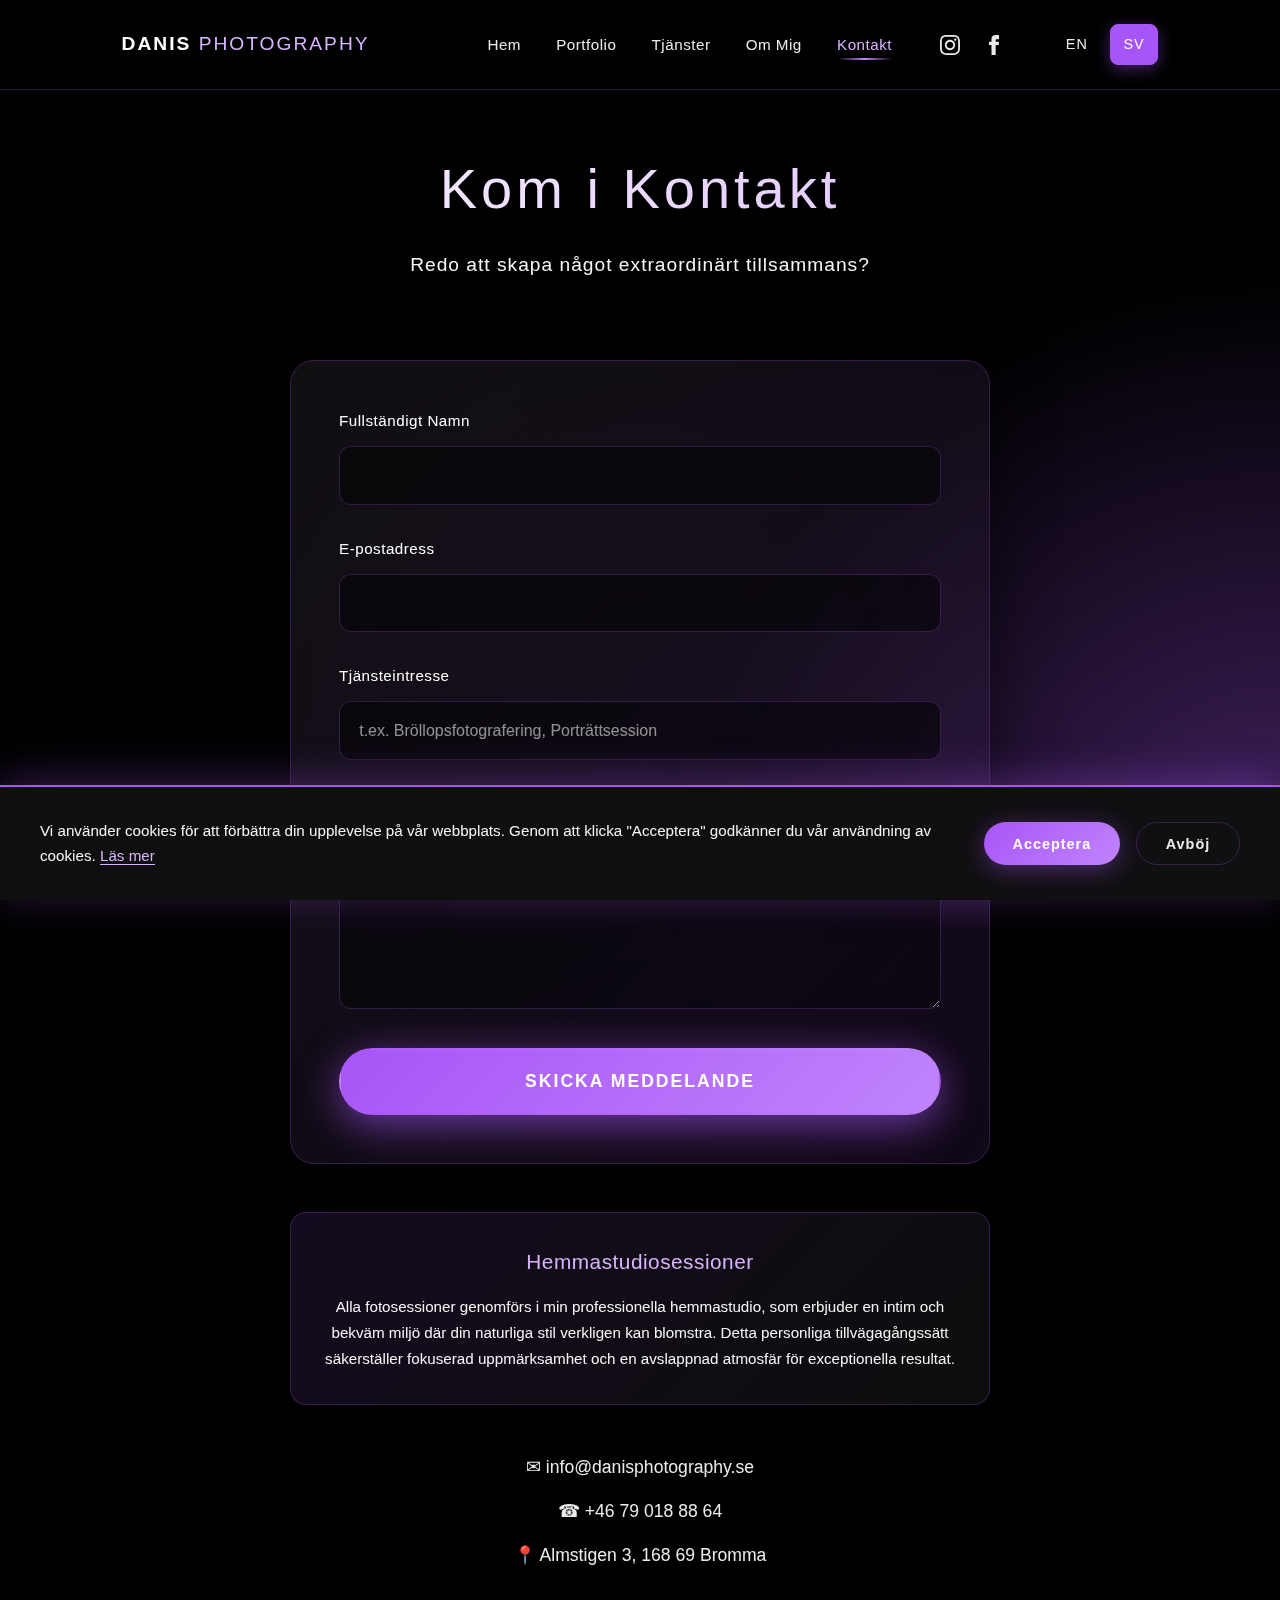
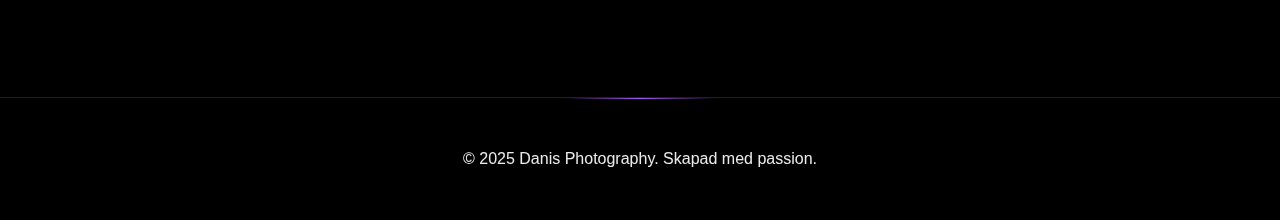
<file: sv/contact.html>
<!DOCTYPE html>
<html lang="sv">
<head>
    <meta charset="UTF-8">
    <meta name="viewport" content="width=device-width, initial-scale=1.0">
    <title>Kontakt - Danis Photography</title>
    <meta name="description" content="Kontakta Danis Photography för dina fotografibehov.">
    <!-- Open Graph / Facebook -->
    <meta property="og:type" content="website">
    <meta property="og:url" content="https://danisphotography.se/sv/contact.html">
    <meta property="og:title" content="Kontakt - Danis Photography">
    <meta property="og:description" content="Kontakta Danis Photography för dina fotografibehov.">
    <meta property="og:image" content="https://danisphotography.se/images/og-image.png">

    <!-- Twitter -->
    <meta property="twitter:card" content="summary_large_image">
    <meta property="twitter:url" content="https://danisphotography.se/sv/contact.html">
    <meta property="twitter:title" content="Kontakt - Danis Photography">
    <meta property="twitter:description" content="Kontakta Danis Photography för dina fotografibehov.">
    <meta property="twitter:image" content="https://danisphotography.se/images/og-image.png">
    
    <!-- Favicon -->
    <link rel="icon" type="image/png" sizes="32x32" href="../favicon-32x32.png">
    <link rel="icon" type="image/png" sizes="16x16" href="../favicon-16x16.png">
    <link rel="apple-touch-icon" sizes="180x180" href="../apple-touch-icon.png">
    <link rel="icon" type="image/x-icon" href="../favicon.ico">
    <link rel="manifest" href="../site.webmanifest">
    <meta name="theme-color" content="#a855f7">
    
    <link rel="stylesheet" href="../css/style.css">
    
    <!-- Google Analytics -->
    <script async src="https://www.googletagmanager.com/gtag/js?id=G-374987721"></script>
    <script>
      window.dataLayer = window.dataLayer || [];
      function gtag(){dataLayer.push(arguments);}
      gtag('js', new Date());
      gtag('config', 'G-374987721');
    </script>
</head>
<body>
    <div class="bg-animation">
        <div class="bg-gradient"></div>
    </div>

    <nav id="navbar">
        <div class="container">
            <div class="nav-left">
                <a href="index.html" class="logo">DANIS <span class="highlight">PHOTOGRAPHY</span></a>
            </div>
            <div class="nav-right">
                <ul class="nav-links" id="navLinks">
                    <li><a href="index.html">Hem</a></li>
                    <li><a href="portfolio.html">Portfolio</a></li>
                    <li><a href="services.html">Tjänster</a></li>
                    <li><a href="about.html">Om Mig</a></li>
                    <li><a href="contact.html" class="active">Kontakt</a></li>
                    <div class="mobile-social">
                        <a href="https://www.instagram.com/thisisdanis?igsh=MW43NGw0dmx1cG9yeQ%3D%3D&utm_source=qr" target="_blank" rel="noopener noreferrer" aria-label="Instagram">
                            <svg width="24" height="24" viewBox="0 0 24 24" fill="currentColor"><title>Instagram</title><path d="M12 2.163c3.204 0 3.584.012 4.85.07 3.252.148 4.771 1.691 4.919 4.919.058 1.265.069 1.645.069 4.849 0 3.205-.012 3.584-.069 4.849-.149 3.225-1.664 4.771-4.919 4.919-1.266.058-1.644.07-4.85.07-3.204 0-3.584-.012-4.849-.07-3.26-.149-4.771-1.699-4.919-4.92-.058-1.265-.07-1.644-.07-4.849 0-3.204.013-3.583.07-4.849.149-3.227 1.664-4.771 4.919-4.919 1.266-.057 1.645-.069 4.849-.069zm0-2.163c-3.259 0-3.667.014-4.947.072-4.358.2-6.78 2.618-6.98 6.98-.059 1.281-.073 1.689-.073 4.948 0 3.259.014 3.668.072 4.948.2 4.358 2.618 6.78 6.98 6.98 1.281.058 1.689.072 4.948.072 3.259 0 3.668-.014 4.948-.072 4.354-.2 6.782-2.618 6.979-6.98.059-1.28.073-1.689.073-4.948 0-3.259-.014-3.667-.072-4.947-.196-4.354-2.617-6.78-6.979-6.98-1.281-.059-1.69-.073-4.949-.073zm0 5.838c-3.403 0-6.162 2.759-6.162 6.162s2.759 6.163 6.162 6.163 6.162-2.759 6.162-6.163c0-3.403-2.759-6.162-6.162-6.162zm0 10.162c-2.209 0-4-1.79-4-4 0-2.209 1.791-4 4-4s4 1.791 4 4c0 2.21-1.791 4-4 4zm6.406-11.845c-.796 0-1.441.645-1.441 1.44s.645 1.44 1.441 1.44c.795 0 1.439-.645 1.439-1.40s-.644-1.44-1.439-1.40z"/></svg>
                        </a>
                        <a href="https://www.facebook.com/people/Fotograf-Danis/61583451755900/" target="_blank" rel="noopener noreferrer" aria-label="Facebook">
                            <svg width="24" height="24" viewBox="0 0 24 24" fill="currentColor"><title>Facebook</title><path d="M9 8h-3v4h3v12h5v-12h3.642l.358-4h-4v-1.667c0-.955.192-1.333 1.115-1.333h2.885v-5h-3.808c-3.596 0-5.192 1.583-5.192 4.615v3.385z"/></svg>
                        </a>
                    </div>
                </ul>
                <div class="social-links">
                    <a href="https://www.instagram.com/thisisdanis?igsh=MW43NGw0dmx1cG9yeQ%3D%3D&utm_source=qr" target="_blank" rel="noopener noreferrer" aria-label="Instagram">
                        <svg width="20" height="20" viewBox="0 0 24 24" fill="currentColor"><title>Instagram</title><path d="M12 2.163c3.204 0 3.584.012 4.85.07 3.252.148 4.771 1.691 4.919 4.919.058 1.265.069 1.645.069 4.849 0 3.205-.012 3.584-.069 4.849-.149 3.225-1.664 4.771-4.919 4.919-1.266.058-1.644.07-4.85.07-3.204 0-3.584-.012-4.849-.07-3.26-.149-4.771-1.699-4.919-4.92-.058-1.265-.07-1.644-.07-4.849 0-3.204.013-3.583.07-4.849.149-3.227 1.664-4.771 4.919-4.919 1.266-.057 1.645-.069 4.849-.069zm0-2.163c-3.259 0-3.667.014-4.947.072-4.358.2-6.78 2.618-6.98 6.98-.059 1.281-.073 1.689-.073 4.948 0 3.259.014 3.668.072 4.948.2 4.358 2.618 6.78 6.98 6.98 1.281.058 1.689.072 4.948.072 3.259 0 3.668-.014 4.948-.072 4.354-.2 6.782-2.618 6.979-6.98.059-1.28.073-1.689.073-4.948 0-3.259-.014-3.667-.072-4.947-.196-4.354-2.617-6.78-6.979-6.98-1.281-.059-1.69-.073-4.949-.073zm0 5.838c-3.403 0-6.162 2.759-6.162 6.162s2.759 6.163 6.162 6.163 6.162-2.759 6.162-6.163c0-3.403-2.759-6.162-6.162-6.162zm0 10.162c-2.209 0-4-1.79-4-4 0-2.209 1.791-4 4-4s4 1.791 4 4c0 2.21-1.791 4-4 4zm6.406-11.845c-.796 0-1.441.645-1.441 1.44s.645 1.44 1.441 1.44c.795 0 1.439-.645 1.439-1.40s-.644-1.44-1.439-1.40z"/></svg>
                    </a>
                    <a href="https://www.facebook.com/people/Fotograf-Danis/61583451755900/" target="_blank" rel="noopener noreferrer" aria-label="Facebook">
                        <svg width="20" height="20" viewBox="0 0 24 24" fill="currentColor"><title>Facebook</title><path d="M9 8h-3v4h3v12h5v-12h3.642l.358-4h-4v-1.667c0-.955.192-1.333 1.115-1.333h2.885v-5h-3.808c-3.596 0-5.192 1.583-5.192 4.615v3.385z"/></svg>
                    </a>
                </div>
                <div class="language-switcher">
                    <a href="../contact.html">EN</a>
                    <a href="contact.html" class="active">SV</a>
                </div>
                <div class="mobile-menu-toggle" id="mobileMenuToggle">
                    <span></span>
                    <span></span>
                    <span></span>
                </div>
            </div>
        </div>
    </nav>

    <div class="page-content">
        <div class="container">
            <div class="page-header">
                <h2>Kom i Kontakt</h2>
                <p>Redo att skapa något extraordinärt tillsammans?</p>
            </div>
            <div class="contact-content">
                <form class="contact-form" id="contactForm" action="https://formspree.io/f/xqagvodl" method="POST">
                    <div class="form-group">
                        <label for="name">Fullständigt Namn</label>
                        <input type="text" id="name" name="name" required>
                    </div>
                    <div class="form-group">
                        <label for="email">E-postadress</label>
                        <input type="email" id="email" name="email" required>
                    </div>
                    <div class="form-group">
                        <label for="service">Tjänsteintresse</label>
                        <input type="text" id="service" name="service" placeholder="t.ex. Bröllopsfotografering, Porträttsession">
                    </div>
                    <div class="form-group">
                        <label for="message">Ditt Meddelande</label>
                        <textarea id="message" name="message" required placeholder="Berätta om din vision..."></textarea>
                    </div>
                    <button type="submit" class="submit-btn">SKICKA MEDDELANDE</button>
                </form>
                
                <div class="studio-info">
                    <h3>Hemmastudiosessioner</h3>
                    <p>Alla fotosessioner genomförs i min professionella hemmastudio, som erbjuder en intim och bekväm miljö där din naturliga stil verkligen kan blomstra. Detta personliga tillvägagångssätt säkerställer fokuserad uppmärksamhet och en avslappnad atmosfär för exceptionella resultat.</p>
                </div>

                <div class="contact-info">
                    <p>✉ <a href="mailto:info@danisphotography.se">info@danisphotography.se</a></p>
                    <p>☎ <a href="tel:+46790188864">+46 79 018 88 64</a></p>
                    <p>📍 <a href="https://maps.google.com/?q=Almstigen+3,+168+69+Bromma" target="_blank" rel="noopener noreferrer">Almstigen 3, 168 69 Bromma</a></p>
                </div>
            </div>
        </div>
    </div>

    <footer>
        <div class="container">
            <p>&copy; 2025 Danis Photography. Skapad med passion.</p>
        </div>
    </footer>

    <script src="../js/script.js"></script>
</body>
</html>
</file>
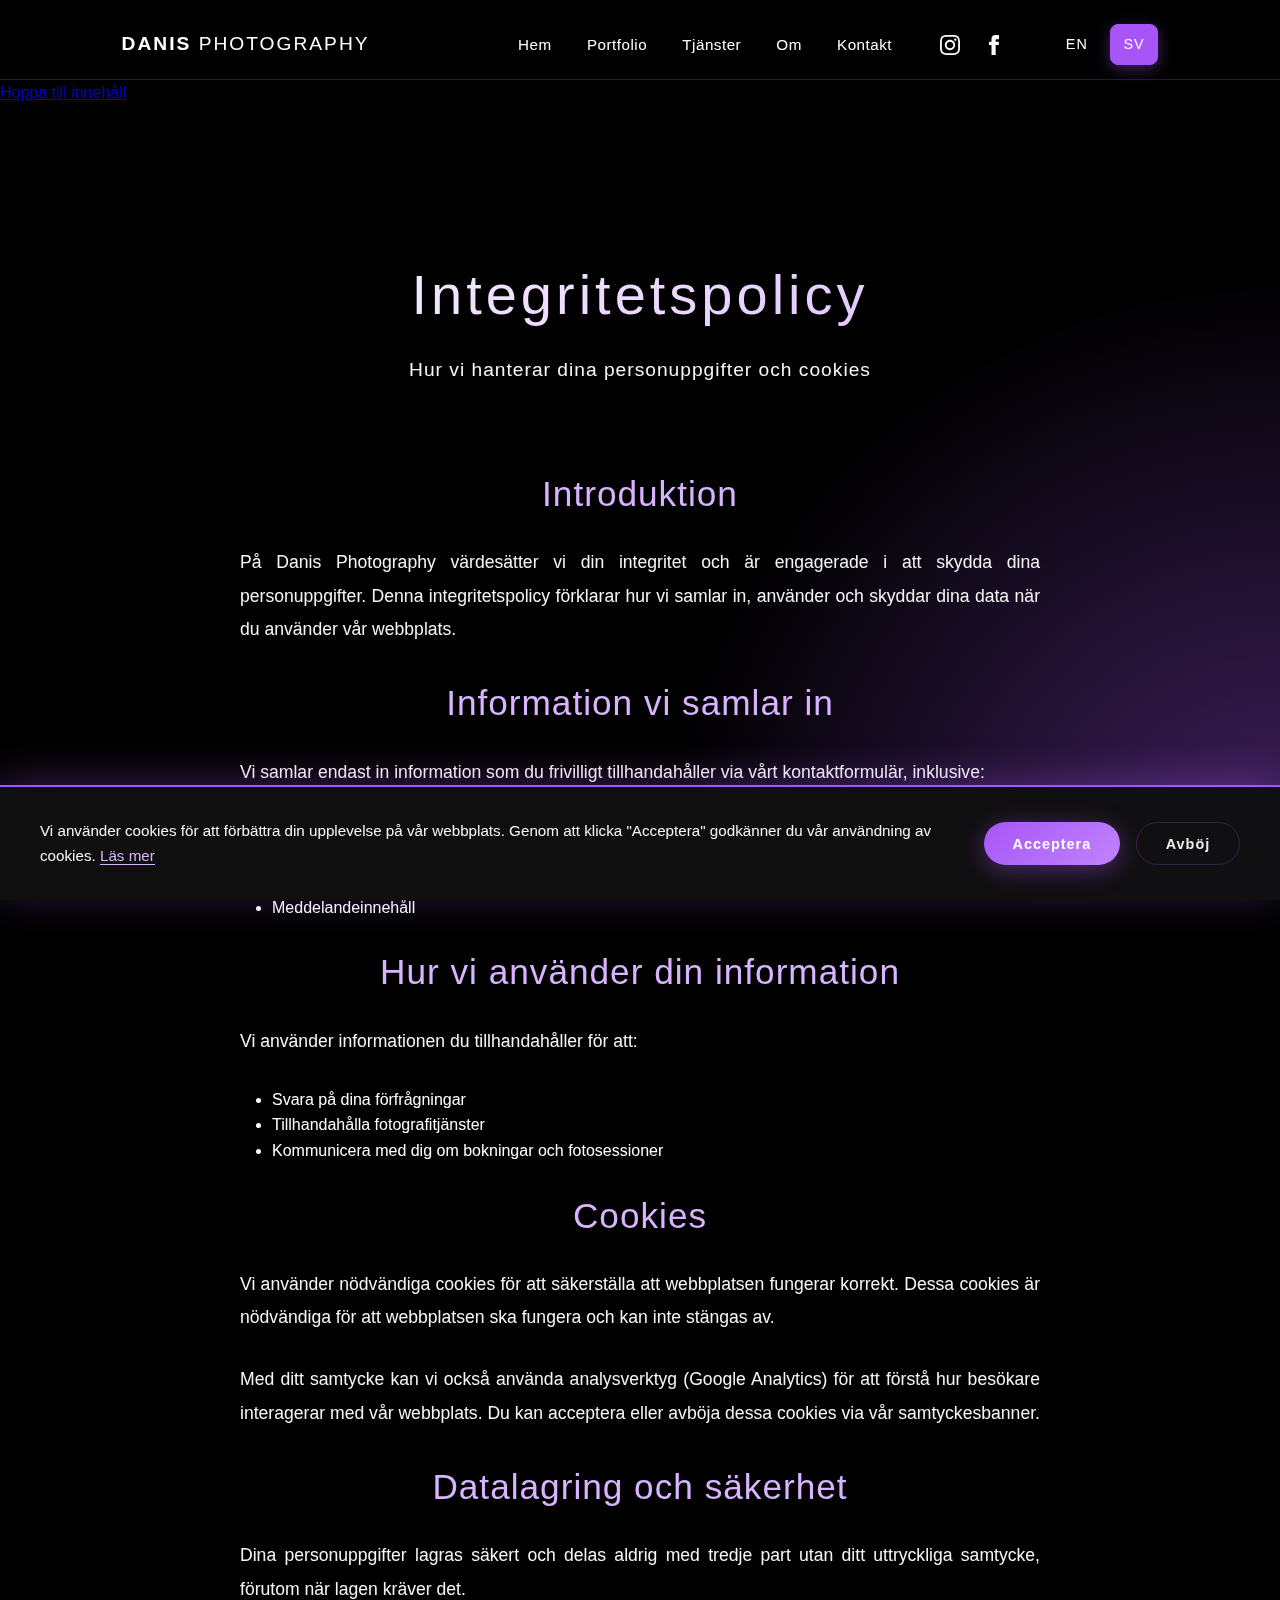
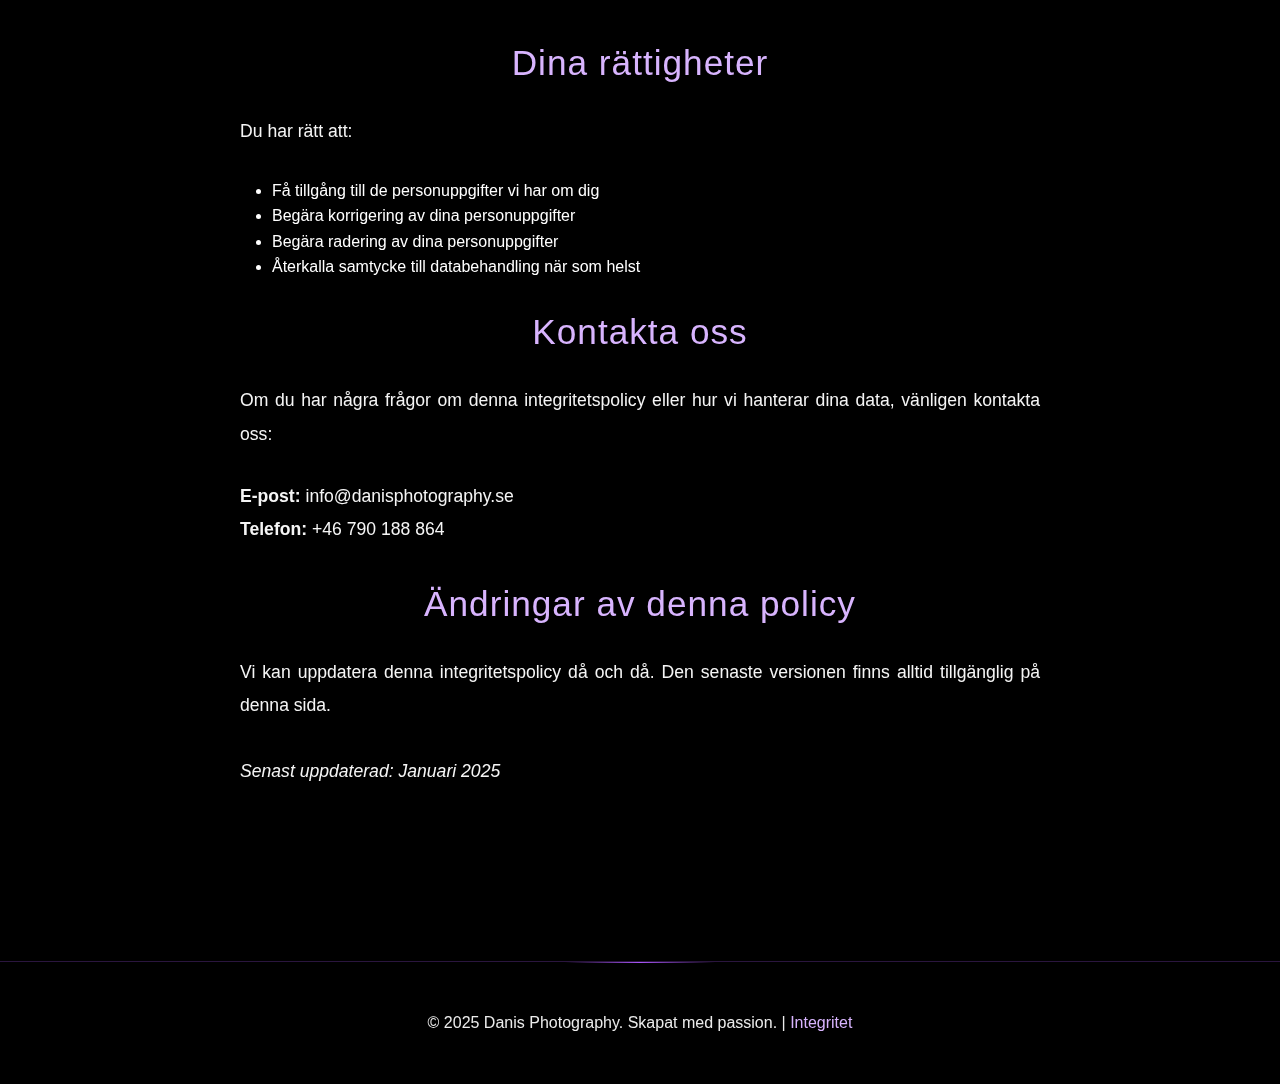
<file: sv/privacy.html>
<!DOCTYPE html>
<html lang="sv">
<head>
    <meta charset="UTF-8">
    <meta name="viewport" content="width=device-width, initial-scale=1.0">
    <title>Integritetspolicy - Danis Photography</title>
    <meta name="description" content="Integritetspolicy för Danis Photography. Läs om hur vi hanterar dina personuppgifter och cookies.">
    
    <!-- Open Graph / Facebook -->
    <meta property="og:type" content="website">
    <meta property="og:url" content="https://danisphotography.se/sv/privacy.html">
    <meta property="og:title" content="Integritetspolicy - Danis Photography">
    <meta property="og:description" content="Integritetspolicy för Danis Photography.">
    <meta property="og:image" content="https://danisphotography.se/images/og-image.png">
    <meta property="og:site_name" content="Danis Photography">
    <meta property="og:locale" content="sv_SE">
    <meta property="og:locale:alternate" content="en_GB">

    <!-- Twitter -->
    <meta name="twitter:card" content="summary_large_image">
    <meta name="twitter:url" content="https://danisphotography.se/sv/privacy.html">
    <meta name="twitter:title" content="Integritetspolicy - Danis Photography">
    <meta name="twitter:description" content="Integritetspolicy för Danis Photography.">
    <meta name="twitter:image" content="https://danisphotography.se/images/og-image.png">

    <!-- Favicon -->
    <link rel="icon" type="image/png" sizes="32x32" href="../favicon-32x32.png">
    <link rel="icon" type="image/png" sizes="16x16" href="../favicon-16x16.png">
    <link rel="apple-touch-icon" sizes="180x180" href="../apple-touch-icon.png">
    <link rel="icon" type="image/x-icon" href="../favicon.ico">
    <link rel="manifest" href="../site.webmanifest">
    <meta name="theme-color" content="#a855f7">

    <!-- Canonical and hreflang -->
    <link rel="canonical" href="https://danisphotography.se/sv/privacy.html">
    <link rel="alternate" hreflang="en" href="https://danisphotography.se/privacy.html">
    <link rel="alternate" hreflang="sv" href="https://danisphotography.se/sv/privacy.html">
    <link rel="alternate" hreflang="x-default" href="https://danisphotography.se/privacy.html">

    <!-- Critical CSS to prevent white flash on navigation -->
    <style>
        nav {
            position: fixed !important;
            top: 0;
            left: 0;
            right: 0;
            width: 100%;
            background: rgba(0, 0, 0, 0.85) !important;
            backdrop-filter: blur(20px);
            -webkit-backdrop-filter: blur(20px);
            z-index: 10000 !important;
            visibility: visible !important;
            opacity: 1 !important;
            height: 80px;
        }
        nav * {
            color: #FFFFFF !important;
        }
        body {
            background-color: #000000;
            color: #FFFFFF;
            padding-top: 80px;
        }
        main {
            padding-top: 0;
        }
    </style>

    <link rel="stylesheet" href="../css/style.css">

    <!-- Google Consent Mode Default -->
    <script>
        window.dataLayer = window.dataLayer || [];
        function gtag() { dataLayer.push(arguments); }
        gtag('consent', 'default', {
            'analytics_storage': 'denied'
        });
    </script>
</head>
<body>
    <!-- Skip to main content link for accessibility -->
    <a href="#main-content" class="skip-link">Hoppa till innehåll</a>
    
    <div class="bg-animation">
        <div class="bg-gradient"></div>
    </div>

    <nav id="navbar">
        <div class="container">
            <div class="nav-left">
                <a href="index.html" class="logo">DANIS <span class="highlight">PHOTOGRAPHY</span></a>
            </div>
            <div class="nav-right">
                <ul class="nav-links" id="navLinks">
                    <li><a href="index.html">Hem</a></li>
                    <li><a href="portfolio.html">Portfolio</a></li>
                    <li><a href="services.html">Tjänster</a></li>
                    <li><a href="about.html">Om</a></li>
                    <li><a href="contact.html">Kontakt</a></li>
                </ul>
                <div class="mobile-social">
                    <a href="https://www.instagram.com/thisisdanis?igsh=MW43NGw0dmx1cG9yeQ%3D%3D&utm_source=qr" target="_blank" rel="noopener noreferrer" aria-label="Instagram">
                        <svg width="24" height="24" viewBox="0 0 24 24" fill="currentColor"><title>Instagram</title><path d="M12 2.163c3.204 0 3.584.012 4.85.07 3.252.148 4.771 1.691 4.919 4.919.058 1.265.069 1.645.069 4.849 0 3.205-.012 3.584-.069 4.849-.149 3.225-1.664 4.771-4.919 4.919-1.266.058-1.644.07-4.85.07-3.204 0-3.584-.012-4.849-.07-3.26-.149-4.771-1.699-4.919-4.92-.058-1.265-.07-1.644-.07-4.849 0-3.204.013-3.583.07-4.849.149-3.227 1.664-4.771 4.919-4.919 1.266-.057 1.645-.069 4.849-.069zm0-2.163c-3.259 0-3.667.014-4.947.072-4.358.2-6.78 2.618-6.98 6.98-.059 1.281-.073 1.689-.073 4.948 0 3.259.014 3.668.072 4.948.2 4.358 2.618 6.78 6.98 6.98 1.281.058 1.689.072 4.948.072 3.259 0 3.668-.014 4.948-.072 4.354-.2 6.782-2.618 6.979-6.98.059-1.28.073-1.689.073-4.948 0-3.259-.014-3.667-.072-4.947-.196-4.354-2.617-6.78-6.979-6.98-1.281-.059-1.69-.073-4.949-.073zm0 5.838c-3.403 0-6.162 2.759-6.162 6.162s2.759 6.163 6.162 6.163 6.162-2.759 6.162-6.163c0-3.403-2.759-6.162-6.162-6.162zm0 10.162c-2.209 0-4-1.79-4-4 0-2.209 1.791-4 4-4s4 1.791 4 4c0 2.21-1.791 4-4 4zm6.406-11.845c-.796 0-1.441.645-1.441 1.44s.645 1.44 1.441 1.44c.795 0 1.439-.645 1.439-1.40s-.644-1.44-1.439-1.40z" /></svg>
                    </a>
                    <a href="https://www.facebook.com/people/Fotograf-Danis/61583451755900/" target="_blank" rel="noopener noreferrer" aria-label="Facebook">
                        <svg width="24" height="24" viewBox="0 0 24 24" fill="currentColor"><title>Facebook</title><path d="M9 8h-3v4h3v12h5v-12h3.642l.358-4h-4v-1.667c0-.955.192-1.333 1.115-1.333h2.885v-5h-3.808c-3.596 0-5.192 1.583-5.192 4.615v3.385z" /></svg>
                    </a>
                </div>
                <div class="social-links">
                    <a href="https://www.instagram.com/thisisdanis?igsh=MW43NGw0dmx1cG9yeQ%3D%3D&utm_source=qr" target="_blank" rel="noopener noreferrer" aria-label="Instagram">
                        <svg width="20" height="20" viewBox="0 0 24 24" fill="currentColor"><title>Instagram</title><path d="M12 2.163c3.204 0 3.584.012 4.85.07 3.252.148 4.771 1.691 4.919 4.919.058 1.265.069 1.645.069 4.849 0 3.205-.012 3.584-.069 4.849-.149 3.225-1.664 4.771-4.919 4.919-1.266.058-1.644.07-4.85.07-3.204 0-3.584-.012-4.849-.07-3.26-.149-4.771-1.699-4.919-4.92-.058-1.265-.07-1.644-.07-4.849 0-3.204.013-3.583.07-4.849.149-3.227 1.664-4.771 4.919-4.919 1.266-.057 1.645-.069 4.849-.069zm0-2.163c-3.259 0-3.667.014-4.947.072-4.358.2-6.78 2.618-6.98 6.98-.059 1.281-.073 1.689-.073 4.948 0 3.259.014 3.668.072 4.948.2 4.358 2.618 6.78 6.98 6.98 1.281.058 1.689.072 4.948.072 3.259 0 3.668-.014 4.948-.072 4.354-.2 6.782-2.618 6.979-6.98.059-1.28.073-1.689.073-4.948 0-3.259-.014-3.667-.072-4.947-.196-4.354-2.617-6.78-6.979-6.98-1.281-.059-1.69-.073-4.949-.073zm0 5.838c-3.403 0-6.162 2.759-6.162 6.162s2.759 6.163 6.162 6.163 6.162-2.759 6.162-6.163c0-3.403-2.759-6.162-6.162-6.162zm0 10.162c-2.209 0-4-1.79-4-4 0-2.209 1.791-4 4-4s4 1.791 4 4c0 2.21-1.791 4-4 4zm6.406-11.845c-.796 0-1.441.645-1.441 1.44s.645 1.44 1.441 1.44c.795 0 1.439-.645 1.439-1.40s-.644-1.44-1.439-1.40z" /></svg>
                    </a>
                    <a href="https://www.facebook.com/people/Fotograf-Danis/61583451755900/" target="_blank" rel="noopener noreferrer" aria-label="Facebook">
                        <svg width="20" height="20" viewBox="0 0 24 24" fill="currentColor"><title>Facebook</title><path d="M9 8h-3v4h3v12h5v-12h3.642l.358-4h-4v-1.667c0-.955.192-1.333 1.115-1.333h2.885v-5h-3.808c-3.596 0-5.192 1.583-5.192 4.615v3.385z" /></svg>
                    </a>
                </div>
                <div class="language-switcher" role="navigation" aria-label="Språkväljare">
                    <a href="../privacy.html">EN</a>
                    <a href="privacy.html" class="active" aria-current="page">SV</a>
                </div>
                <div class="mobile-menu-toggle" id="mobileMenuToggle" aria-controls="navLinks" aria-expanded="false" aria-label="Växla navigeringsmeny" role="button" tabindex="0">
                    <span></span>
                    <span></span>
                    <span></span>
                </div>
            </div>
        </div>
    </nav>

    <main id="main-content">
        <div class="page-content">
            <div class="container">
                <div class="page-header">
                    <h2>Integritetspolicy</h2>
                    <p>Hur vi hanterar dina personuppgifter och cookies</p>
                </div>

                <div class="about-content" style="max-width: 800px;">
                    <h3>Introduktion</h3>
                    <p>På Danis Photography värdesätter vi din integritet och är engagerade i att skydda dina personuppgifter. Denna integritetspolicy förklarar hur vi samlar in, använder och skyddar dina data när du använder vår webbplats.</p>

                    <h3>Information vi samlar in</h3>
                    <p>Vi samlar endast in information som du frivilligt tillhandahåller via vårt kontaktformulär, inklusive:</p>
                    <ul style="list-style: disc; padding-left: 2rem; margin-bottom: 1.5rem;">
                        <li>Ditt namn</li>
                        <li>E-postadress</li>
                        <li>Telefonnummer (om angivet)</li>
                        <li>Meddelandeinnehåll</li>
                    </ul>

                    <h3>Hur vi använder din information</h3>
                    <p>Vi använder informationen du tillhandahåller för att:</p>
                    <ul style="list-style: disc; padding-left: 2rem; margin-bottom: 1.5rem;">
                        <li>Svara på dina förfrågningar</li>
                        <li>Tillhandahålla fotografitjänster</li>
                        <li>Kommunicera med dig om bokningar och fotosessioner</li>
                    </ul>

                    <h3>Cookies</h3>
                    <p>Vi använder nödvändiga cookies för att säkerställa att webbplatsen fungerar korrekt. Dessa cookies är nödvändiga för att webbplatsen ska fungera och kan inte stängas av.</p>
                    <p>Med ditt samtycke kan vi också använda analysverktyg (Google Analytics) för att förstå hur besökare interagerar med vår webbplats. Du kan acceptera eller avböja dessa cookies via vår samtyckesbanner.</p>

                    <h3>Datalagring och säkerhet</h3>
                    <p>Dina personuppgifter lagras säkert och delas aldrig med tredje part utan ditt uttryckliga samtycke, förutom när lagen kräver det.</p>

                    <h3>Dina rättigheter</h3>
                    <p>Du har rätt att:</p>
                    <ul style="list-style: disc; padding-left: 2rem; margin-bottom: 1.5rem;">
                        <li>Få tillgång till de personuppgifter vi har om dig</li>
                        <li>Begära korrigering av dina personuppgifter</li>
                        <li>Begära radering av dina personuppgifter</li>
                        <li>Återkalla samtycke till databehandling när som helst</li>
                    </ul>

                    <h3>Kontakta oss</h3>
                    <p>Om du har några frågor om denna integritetspolicy eller hur vi hanterar dina data, vänligen kontakta oss:</p>
                    <p><strong>E-post:</strong> info@danisphotography.se<br>
                    <strong>Telefon:</strong> +46 790 188 864</p>

                    <h3>Ändringar av denna policy</h3>
                    <p>Vi kan uppdatera denna integritetspolicy då och då. Den senaste versionen finns alltid tillgänglig på denna sida.</p>
                    
                    <p style="margin-top: 2rem;"><em>Senast uppdaterad: Januari 2025</em></p>
                </div>
            </div>
        </div>

        <footer>
            <div class="container">
                <p>&copy; 2025 Danis Photography. Skapat med passion. | <a href="privacy.html" class="privacy-link">Integritet</a></p>
            </div>
        </footer>
    </main>

    <script src="../js/script.js" defer></script>
</body>
</html>
</file>
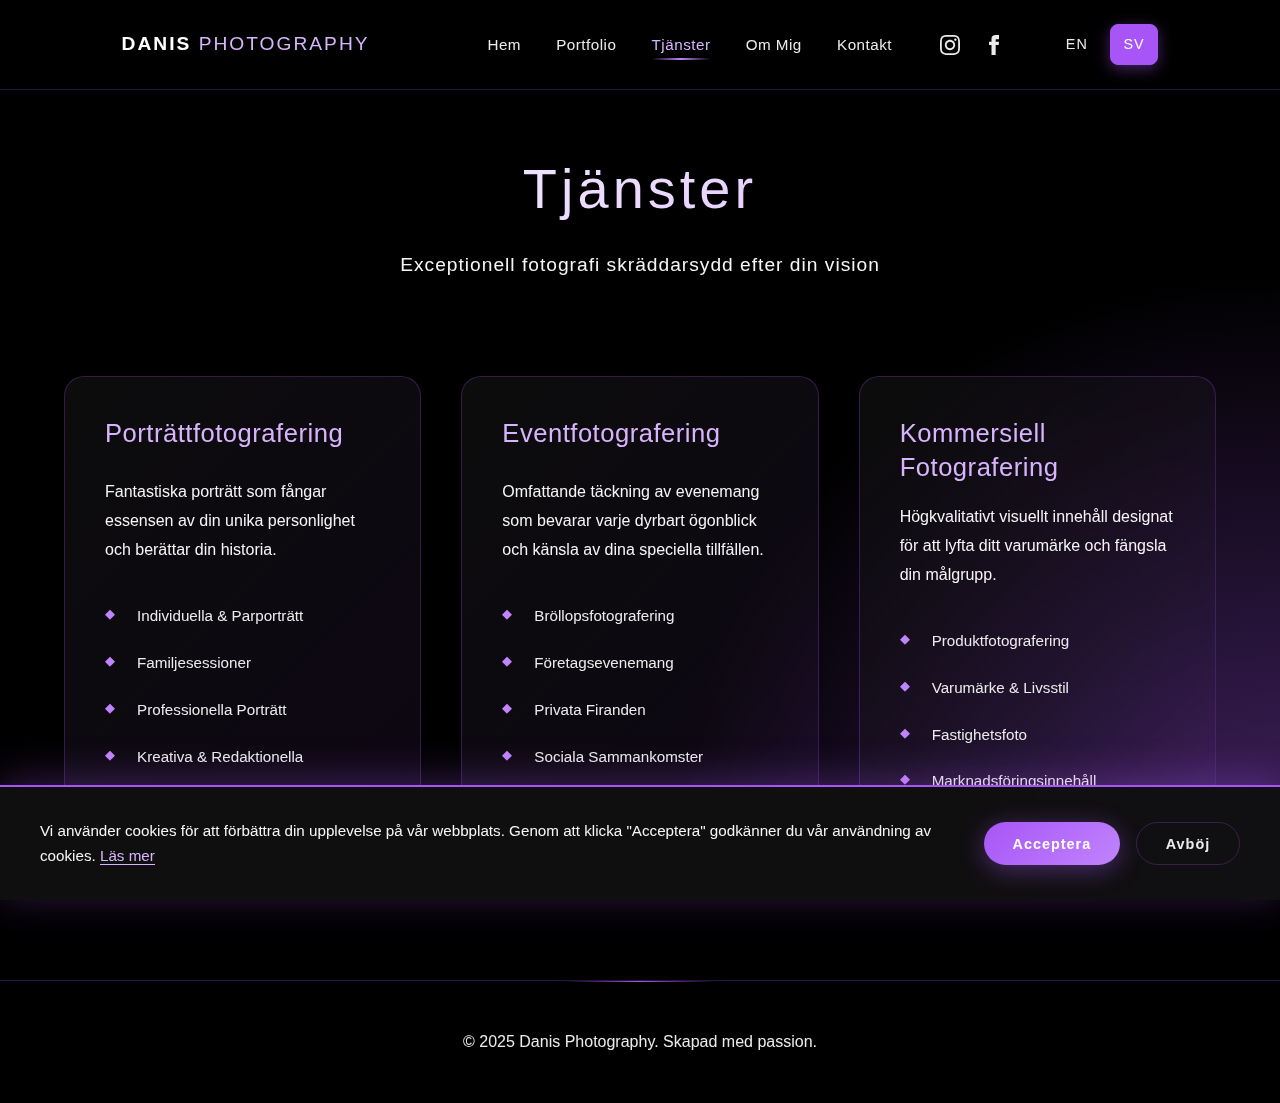
<file: sv/services.html>
<!DOCTYPE html>
<html lang="sv">
<head>
    <meta charset="UTF-8">
    <meta name="viewport" content="width=device-width, initial-scale=1.0">
    <title>Tjänster - Danis Photography</title>
    <meta name="description" content="Professionella fotografitjänster inklusive porträtt, evenemang och kommersiell fotografi.">
    <!-- Open Graph / Facebook -->
    <meta property="og:type" content="website">
    <meta property="og:url" content="https://danisphotography.se/sv/services.html">
    <meta property="og:title" content="Tjänster - Danis Photography">
    <meta property="og:description" content="Professionella fotografitjänster inklusive porträtt, evenemang och kommersiell fotografi.">
    <meta property="og:image" content="https://danisphotography.se/images/og-image.png">

    <!-- Twitter -->
    <meta property="twitter:card" content="summary_large_image">
    <meta property="twitter:url" content="https://danisphotography.se/sv/services.html">
    <meta property="twitter:title" content="Tjänster - Danis Photography">
    <meta property="twitter:description" content="Professionella fotografitjänster inklusive porträtt, evenemang och kommersiell fotografi.">
    <meta property="twitter:image" content="https://danisphotography.se/images/og-image.png">
    
    <!-- Favicon -->
    <link rel="icon" type="image/png" sizes="32x32" href="../favicon-32x32.png">
    <link rel="icon" type="image/png" sizes="16x16" href="../favicon-16x16.png">
    <link rel="apple-touch-icon" sizes="180x180" href="../apple-touch-icon.png">
    <link rel="icon" type="image/x-icon" href="../favicon.ico">
    <link rel="manifest" href="../site.webmanifest">
    <meta name="theme-color" content="#a855f7">
    
    <link rel="stylesheet" href="../css/style.css">

    <!-- Google Analytics -->
    <script async src="https://www.googletagmanager.com/gtag/js?id=G-374987721"></script>
    <script>
        window.dataLayer = window.dataLayer || [];
        function gtag() { dataLayer.push(arguments); }
        gtag('js', new Date());
        gtag('config', 'G-374987721');
    </script>
</head>
<body>
    <div class="bg-animation">
        <div class="bg-gradient"></div>
    </div>

    <nav id="navbar">
        <div class="container">
            <div class="nav-left">
                <a href="index.html" class="logo">DANIS <span class="highlight">PHOTOGRAPHY</span></a>
            </div>
            <div class="nav-right">
                <ul class="nav-links" id="navLinks">
                    <li><a href="index.html">Hem</a></li>
                    <li><a href="portfolio.html">Portfolio</a></li>
                    <li><a href="services.html" class="active">Tjänster</a></li>
                    <li><a href="about.html">Om Mig</a></li>
                    <li><a href="contact.html">Kontakt</a></li>
                    <div class="mobile-social">
                        <a href="https://www.instagram.com/thisisdanis?igsh=MW43NGw0dmx1cG9yeQ%3D%3D&utm_source=qr" target="_blank" rel="noopener noreferrer" aria-label="Instagram">
                            <svg width="24" height="24" viewBox="0 0 24 24" fill="currentColor"><title>Instagram</title><path d="M12 2.163c3.204 0 3.584.012 4.85.07 3.252.148 4.771 1.691 4.919 4.919.058 1.265.069 1.645.069 4.849 0 3.205-.012 3.584-.069 4.849-.149 3.225-1.664 4.771-4.919 4.919-1.266.058-1.644.07-4.85.07-3.204 0-3.584-.012-4.849-.07-3.26-.149-4.771-1.699-4.919-4.92-.058-1.265-.07-1.644-.07-4.849 0-3.204.013-3.583.07-4.849.149-3.227 1.664-4.771 4.919-4.919 1.266-.057 1.645-.069 4.849-.069zm0-2.163c-3.259 0-3.667.014-4.947.072-4.358.2-6.78 2.618-6.98 6.98-.059 1.281-.073 1.689-.073 4.948 0 3.259.014 3.668.072 4.948.2 4.358 2.618 6.78 6.98 6.98 1.281.058 1.689.072 4.948.072 3.259 0 3.668-.014 4.948-.072 4.354-.2 6.782-2.618 6.979-6.98.059-1.28.073-1.689.073-4.948 0-3.259-.014-3.667-.072-4.947-.196-4.354-2.617-6.78-6.979-6.98-1.281-.059-1.69-.073-4.949-.073zm0 5.838c-3.403 0-6.162 2.759-6.162 6.162s2.759 6.163 6.162 6.163 6.162-2.759 6.162-6.163c0-3.403-2.759-6.162-6.162-6.162zm0 10.162c-2.209 0-4-1.79-4-4 0-2.209 1.791-4 4-4s4 1.791 4 4c0 2.21-1.791 4-4 4zm6.406-11.845c-.796 0-1.441.645-1.441 1.44s.645 1.44 1.441 1.44c.795 0 1.439-.645 1.439-1.40s-.644-1.44-1.439-1.40z"/></svg>
                        </a>
                        <a href="https://www.facebook.com/people/Fotograf-Danis/61583451755900/" target="_blank" rel="noopener noreferrer" aria-label="Facebook">
                            <svg width="24" height="24" viewBox="0 0 24 24" fill="currentColor"><title>Facebook</title><path d="M9 8h-3v4h3v12h5v-12h3.642l.358-4h-4v-1.667c0-.955.192-1.333 1.115-1.333h2.885v-5h-3.808c-3.596 0-5.192 1.583-5.192 4.615v3.385z"/></svg>
                        </a>
                    </div>
                </ul>
                <div class="social-links">
                    <a href="https://www.instagram.com/thisisdanis?igsh=MW43NGw0dmx1cG9yeQ%3D%3D&utm_source=qr" target="_blank" rel="noopener noreferrer" aria-label="Instagram">
                        <svg width="20" height="20" viewBox="0 0 24 24" fill="currentColor"><title>Instagram</title><path d="M12 2.163c3.204 0 3.584.012 4.85.07 3.252.148 4.771 1.691 4.919 4.919.058 1.265.069 1.645.069 4.849 0 3.205-.012 3.584-.069 4.849-.149 3.225-1.664 4.771-4.919 4.919-1.266.058-1.644.07-4.85.07-3.204 0-3.584-.012-4.849-.07-3.26-.149-4.771-1.699-4.919-4.92-.058-1.265-.07-1.644-.07-4.849 0-3.204.013-3.583.07-4.849.149-3.227 1.664-4.771 4.919-4.919 1.266-.057 1.645-.069 4.849-.069zm0-2.163c-3.259 0-3.667.014-4.947.072-4.358.2-6.78 2.618-6.98 6.98-.059 1.281-.073 1.689-.073 4.948 0 3.259.014 3.668.072 4.948.2 4.358 2.618 6.78 6.98 6.98 1.281.058 1.689.072 4.948.072 3.259 0 3.668-.014 4.948-.072 4.354-.2 6.782-2.618 6.979-6.98.059-1.28.073-1.689.073-4.948 0-3.259-.014-3.667-.072-4.947-.196-4.354-2.617-6.78-6.979-6.98-1.281-.059-1.69-.073-4.949-.073zm0 5.838c-3.403 0-6.162 2.759-6.162 6.162s2.759 6.163 6.162 6.163 6.162-2.759 6.162-6.163c0-3.403-2.759-6.162-6.162-6.162zm0 10.162c-2.209 0-4-1.79-4-4 0-2.209 1.791-4 4-4s4 1.791 4 4c0 2.21-1.791 4-4 4zm6.406-11.845c-.796 0-1.441.645-1.441 1.44s.645 1.44 1.441 1.44c.795 0 1.439-.645 1.439-1.40s-.644-1.44-1.439-1.40z"/></svg>
                    </a>
                    <a href="https://www.facebook.com/people/Fotograf-Danis/61583451755900/" target="_blank" rel="noopener noreferrer" aria-label="Facebook">
                        <svg width="20" height="20" viewBox="0 0 24 24" fill="currentColor"><title>Facebook</title><path d="M9 8h-3v4h3v12h5v-12h3.642l.358-4h-4v-1.667c0-.955.192-1.333 1.115-1.333h2.885v-5h-3.808c-3.596 0-5.192 1.583-5.192 4.615v3.385z"/></svg>
                    </a>
                </div>
                <div class="language-switcher">
                    <a href="../services.html">EN</a>
                    <a href="services.html" class="active">SV</a>
                </div>
                <div class="mobile-menu-toggle" id="mobileMenuToggle">
                    <span></span>
                    <span></span>
                    <span></span>
                </div>
            </div>
        </div>
    </nav>

    <div class="page-content">
        <div class="container">
            <div class="page-header">
                <h2>Tjänster</h2>
                <p>Exceptionell fotografi skräddarsydd efter din vision</p>
            </div>
            <div class="services-grid">
                <div class="service-card">
                    <h3>Porträttfotografering</h3>
                    <p>Fantastiska porträtt som fångar essensen av din unika personlighet och berättar din historia.</p>
                    <ul>
                        <li>Individuella & Parporträtt</li>
                        <li>Familjesessioner</li>
                        <li>Professionella Porträtt</li>
                        <li>Kreativa & Redaktionella</li>
                    </ul>
                </div>
                <div class="service-card">
                    <h3>Eventfotografering</h3>
                    <p>Omfattande täckning av evenemang som bevarar varje dyrbart ögonblick och känsla av dina speciella tillfällen.</p>
                    <ul>
                        <li>Bröllopsfotografering</li>
                        <li>Företagsevenemang</li>
                        <li>Privata Firanden</li>
                        <li>Sociala Sammankomster</li>
                    </ul>
                </div>
                <div class="service-card">
                    <h3>Kommersiell Fotografering</h3>
                    <p>Högkvalitativt visuellt innehåll designat för att lyfta ditt varumärke och fängsla din målgrupp.</p>
                    <ul>
                        <li>Produktfotografering</li>
                        <li>Varumärke & Livsstil</li>
                        <li>Fastighetsfoto</li>
                        <li>Marknadsföringsinnehåll</li>
                    </ul>
                </div>
            </div>
        </div>
    </div>

    <footer>
        <div class="container">
            <p>&copy; 2025 Danis Photography. Skapad med passion.</p>
        </div>
    </footer>

    <script src="../js/script.js"></script>
</body>
</html>
</file>
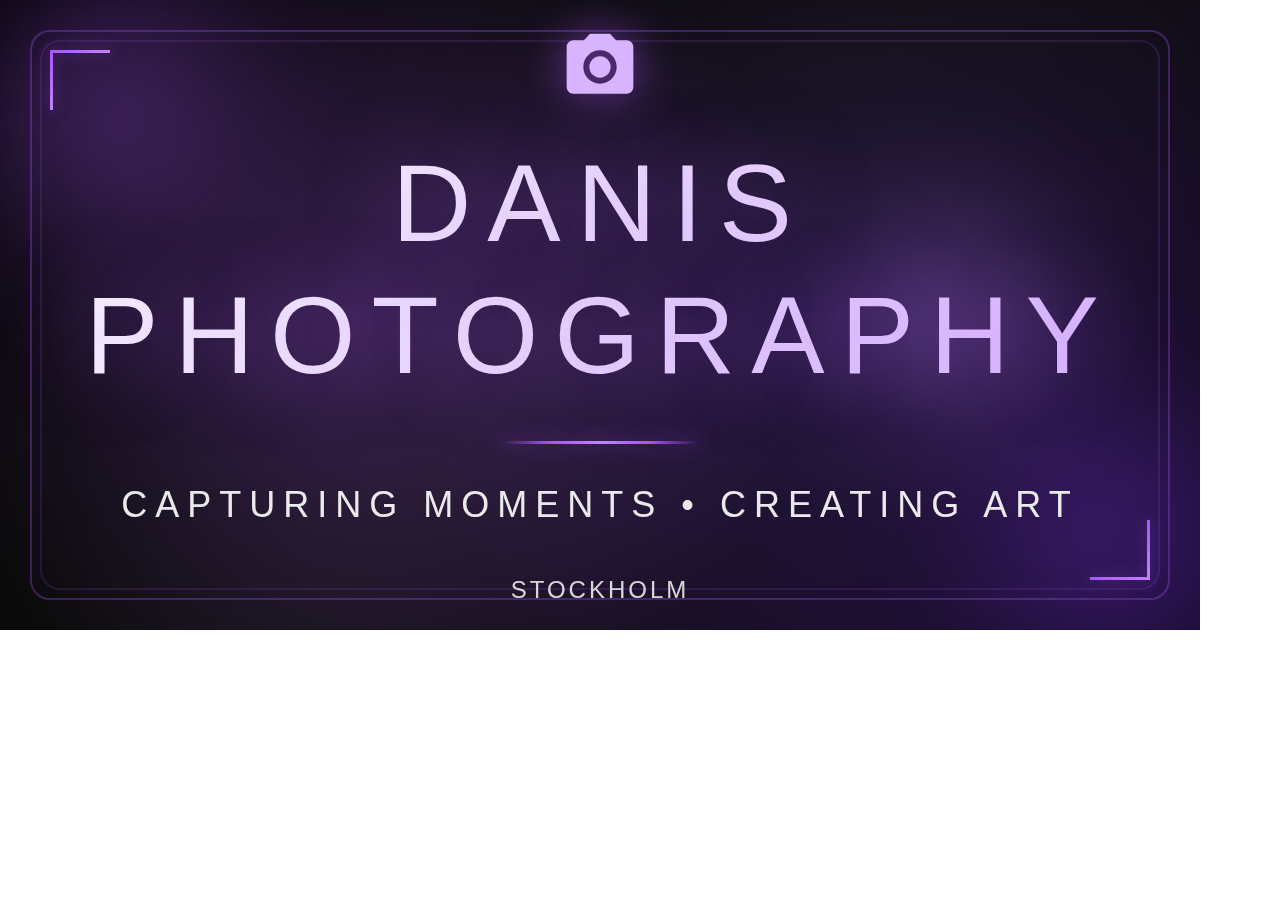
<file: assets/og-image/template.html>
<!DOCTYPE html>
<html lang="en">
<head>
    <meta charset="UTF-8">
    <meta name="viewport" content="width=device-width, initial-scale=1.0">
    <title>OG Image - Danis Photography</title>
    <style>
        * {
            margin: 0;
            padding: 0;
            box-sizing: border-box;
        }

        body {
            width: 1200px;
            height: 630px;
            margin: 0;
            padding: 0;
            overflow: hidden;
            font-family: -apple-system, BlinkMacSystemFont, 'Segoe UI', Roboto, 'Helvetica Neue', Arial, sans-serif;
        }

        .og-container {
            width: 1200px;
            height: 630px;
            background: linear-gradient(135deg, #000000 0%, #0F0F0F 50%, #1a0a2e 100%);
            position: relative;
            overflow: hidden;
            display: flex;
            align-items: center;
            justify-content: center;
        }

        /* Animated gradient background */
        .bg-gradient {
            position: absolute;
            width: 100%;
            height: 100%;
            background: radial-gradient(circle at 30% 50%, rgba(168, 85, 247, 0.3) 0%, transparent 50%),
                        radial-gradient(circle at 70% 50%, rgba(124, 58, 237, 0.2) 0%, transparent 50%);
            z-index: 1;
        }

        /* Purple glow orbs */
        .orb {
            position: absolute;
            border-radius: 50%;
            filter: blur(60px);
            opacity: 0.4;
            z-index: 2;
        }

        .orb-1 {
            width: 400px;
            height: 400px;
            background: radial-gradient(circle, #A855F7 0%, transparent 70%);
            top: -100px;
            left: -100px;
        }

        .orb-2 {
            width: 350px;
            height: 350px;
            background: radial-gradient(circle, #7C3AED 0%, transparent 70%);
            bottom: -80px;
            right: -80px;
        }

        .orb-3 {
            width: 300px;
            height: 300px;
            background: radial-gradient(circle, #C084FC 0%, transparent 70%);
            top: 50%;
            right: 100px;
            transform: translateY(-50%);
        }

        /* Content container */
        .content {
            position: relative;
            z-index: 10;
            text-align: center;
            padding: 80px;
            width: 100%;
        }

        /* Brand name */
        .brand-name {
            font-size: 110px;
            font-weight: 300;
            letter-spacing: 16px;
            margin-bottom: 30px;
            background: linear-gradient(135deg, #FFFFFF 0%, #D8B4FE 100%);
            -webkit-background-clip: text;
            -webkit-text-fill-color: transparent;
            background-clip: text;
            text-shadow: 0 0 80px rgba(168, 85, 247, 0.5);
            line-height: 1.2;
        }

        .brand-highlight {
            font-weight: 400;
            color: #D8B4FE;
        }

        /* Tagline */
        .tagline {
            font-size: 36px;
            color: #F5F5F5;
            letter-spacing: 8px;
            font-weight: 300;
            margin-bottom: 50px;
            text-transform: uppercase;
            opacity: 0.95;
        }

        /* Decorative line */
        .decorative-line {
            width: 200px;
            height: 3px;
            background: linear-gradient(90deg, transparent, #A855F7, #C084FC, #A855F7, transparent);
            margin: 40px auto;
            box-shadow: 0 0 20px rgba(168, 85, 247, 0.6);
        }

        /* Camera icon */
        .camera-icon {
            width: 80px;
            height: 80px;
            margin: 0 auto 30px;
            position: relative;
        }

        .camera-icon svg {
            width: 100%;
            height: 100%;
            fill: #D8B4FE;
            filter: drop-shadow(0 0 20px rgba(168, 85, 247, 0.6));
        }

        /* Location badge */
        .location {
            font-size: 24px;
            color: #EBEBEB;
            letter-spacing: 3px;
            font-weight: 400;
            margin-top: 40px;
            opacity: 0.9;
        }

        /* Border accent */
        .border-accent {
            position: absolute;
            border: 2px solid rgba(168, 85, 247, 0.3);
            border-radius: 20px;
            z-index: 5;
        }

        .border-accent-1 {
            top: 30px;
            left: 30px;
            right: 30px;
            bottom: 30px;
        }

        .border-accent-2 {
            top: 40px;
            left: 40px;
            right: 40px;
            bottom: 40px;
            opacity: 0.5;
        }

        /* Corner accents */
        .corner-accent {
            position: absolute;
            width: 100px;
            height: 100px;
            z-index: 8;
        }

        .corner-accent::before,
        .corner-accent::after {
            content: '';
            position: absolute;
            background: linear-gradient(135deg, #A855F7, #C084FC);
            box-shadow: 0 0 15px rgba(168, 85, 247, 0.5);
        }

        .corner-top-left {
            top: 50px;
            left: 50px;
        }

        .corner-top-left::before {
            width: 60px;
            height: 3px;
            top: 0;
            left: 0;
        }

        .corner-top-left::after {
            width: 3px;
            height: 60px;
            top: 0;
            left: 0;
        }

        .corner-bottom-right {
            bottom: 50px;
            right: 50px;
        }

        .corner-bottom-right::before {
            width: 60px;
            height: 3px;
            bottom: 0;
            right: 0;
        }

        .corner-bottom-right::after {
            width: 3px;
            height: 60px;
            bottom: 0;
            right: 0;
        }
    </style>
</head>
<body>
    <div class="og-container">
        <!-- Background gradients and orbs -->
        <div class="bg-gradient"></div>
        <div class="orb orb-1"></div>
        <div class="orb orb-2"></div>
        <div class="orb orb-3"></div>

        <!-- Border accents -->
        <div class="border-accent border-accent-1"></div>
        <div class="border-accent border-accent-2"></div>

        <!-- Corner accents -->
        <div class="corner-accent corner-top-left"></div>
        <div class="corner-accent corner-bottom-right"></div>

        <!-- Main content -->
        <div class="content">
            <!-- Camera Icon -->
            <div class="camera-icon">
                <svg viewBox="0 0 24 24" xmlns="http://www.w3.org/2000/svg">
                    <path d="M9 2L7.17 4H4c-1.1 0-2 .9-2 2v12c0 1.1.9 2 2 2h16c1.1 0 2-.9 2-2V6c0-1.1-.9-2-2-2h-3.17L15 2H9zm3 15c-2.76 0-5-2.24-5-5s2.24-5 5-5 5 2.24 5 5-2.24 5-5 5z"/>
                    <circle cx="12" cy="12" r="3.2"/>
                </svg>
            </div>

            <!-- Brand Name -->
            <h1 class="brand-name">
                DANIS<br><span class="brand-highlight">PHOTOGRAPHY</span>
            </h1>

            <!-- Decorative Line -->
            <div class="decorative-line"></div>

            <!-- Tagline -->
            <p class="tagline">CAPTURING MOMENTS • CREATING ART</p>

            <!-- Location -->
            <p class="location">STOCKHOLM</p>
        </div>
    </div>
</body>
</html>
</file>
<file: css/style.css>
/* ============================================
   DANIS PHOTOGRAPHY - MAIN STYLESHEET
   Author: Danis Photography
   Description: Photography portfolio website styles
   
   MINIFICATION READY:
   - Remove comments before production deployment
   - Consider using a CSS minifier (e.g., cssnano, clean-css)
   - Recommended tools: PostCSS, cssnano, or online minifiers
   - Target: Reduce file size by ~30-40%
   ============================================ */

* {
    margin: 0;
    padding: 0;
    box-sizing: border-box;
    -webkit-tap-highlight-color: transparent;
}

:root {
    /* Ultra electric purple color scheme */
    --purple: #A855F7;
    --purple-dark: #7C3AED;
    --purple-darker: #6D28D9;
    --purple-light: #C084FC;
    --purple-lighter: #D8B4FE;
    --purple-electric: #A855F7;
    --purple-glow: rgba(168, 85, 247, 0.4);
    --purple-glow-strong: rgba(168, 85, 247, 0.6);
    --black: #000000;
    --dark-bg: #0F0F0F;
    --darker-bg: #080808;
    --text-light: #FFFFFF;
    --text-gray: #EBEBEB;
    --text-gray-light: #F5F5F5;
    --border-subtle: rgba(168, 85, 247, 0.25);
    --success-color: #10B981;
    --error-color: #EF4444;
}

body {
    font-family: -apple-system, BlinkMacSystemFont, 'Segoe UI', Roboto, 'Helvetica Neue', Arial, sans-serif;
    background-color: var(--black);
    color: var(--text-light);
    line-height: 1.6;
    overflow-x: hidden;
    -webkit-font-smoothing: antialiased;
    -moz-osx-font-smoothing: grayscale;
    /* Removed transform: translateZ(0) to fix cookie banner positioning */
    /* The transform was creating a new containing block for position:fixed elements */
    backface-visibility: hidden;
    -webkit-backface-visibility: hidden;
}

/* Smooth scrolling with offset for fixed nav */
html {
    scroll-behavior: smooth;
    scroll-padding-top: 80px;
}

/* Selection styling */
::selection {
    background: var(--purple-electric);
    color: var(--text-light);
}

/* Animated Background */
.bg-animation {
    position: fixed;
    top: 0;
    left: 0;
    width: 100%;
    height: 100%;
    z-index: -1;
    overflow: hidden;
    will-change: transform;
    pointer-events: none;
}

.bg-gradient {
    position: absolute;
    width: 200%;
    height: 200%;
    background: radial-gradient(circle at 50% 50%, var(--purple-glow) 0%, transparent 40%);
    animation: rotate 30s linear infinite;
    will-change: transform;
}

@keyframes rotate {
    from {
        transform: rotate(0deg);
    }

    to {
        transform: rotate(360deg);
    }
}

.particle {
    position: absolute;
    width: 2px;
    height: 2px;
    background: var(--purple-light);
    border-radius: 50%;
    animation: float linear infinite;
    box-shadow: 0 0 10px var(--purple-glow);
    will-change: transform, opacity;
}

@keyframes float {
    from {
        transform: translateY(100vh) translateX(0);
        opacity: 0;
    }

    10% {
        opacity: 0.8;
    }

    90% {
        opacity: 0.8;
    }

    to {
        transform: translateY(-100px) translateX(80px);
        opacity: 0;
    }
}

/* Navigation - FIXED to always stay visible */
nav {
    position: fixed !important;
    top: 0;
    left: 0;
    right: 0;
    width: 100%;
    background: rgba(0, 0, 0, 0.85);
    backdrop-filter: blur(20px) saturate(180%);
    -webkit-backdrop-filter: blur(20px) saturate(180%);
    z-index: 10000 !important;
    padding: 1.5rem 5%;
    border-bottom: 1px solid var(--border-subtle);
    box-shadow: 0 4px 30px rgba(0, 0, 0, 0.5);
    transition: padding 0.3s ease, background 0.3s ease, box-shadow 0.3s ease;
    /* Hardware acceleration for smooth rendering */
    transform: translate3d(0, 0, 0);
    backface-visibility: hidden;
    -webkit-backface-visibility: hidden;
    -webkit-font-smoothing: antialiased;
    -moz-osx-font-smoothing: grayscale;
    /* Ensure nav is always visible and stable */
    visibility: visible !important;
    opacity: 1 !important;
    /* Prevent any layout shifts during page transitions */
    contain: layout style;
}

    nav.scrolled {
        padding: 1rem 5%;
        background: rgba(0, 0, 0, 0.95);
        box-shadow: 0 4px 40px rgba(168, 85, 247, 0.2);
    }

    nav .container {
        display: flex;
        justify-content: space-between;
        align-items: center;
        max-width: 1400px;
        margin: 0 auto;
    }

.logo {
    font-size: 1.2rem;
    font-weight: 600;
    color: var(--text-light);
    letter-spacing: 2px;
    position: relative;
    cursor: pointer;
    transition: color 0.3s ease;
    text-decoration: none;
    display: inline-block;
    white-space: nowrap;
    /* Prevent rendering artifacts */
    backface-visibility: hidden;
    -webkit-backface-visibility: hidden;
}

    .logo .highlight {
        color: var(--purple-lighter);
        font-weight: 400;
    }

    .logo::after {
        content: '';
        position: absolute;
        bottom: -5px;
        left: 0;
        width: 0;
        height: 2px;
        background: linear-gradient(90deg, var(--purple-electric), var(--purple-light));
        transition: width 0.3s ease;
        backface-visibility: hidden;
        -webkit-backface-visibility: hidden;
    }

    .logo:hover::after {
        width: 100%;
    }

.language-switcher {
    display: flex;
    gap: 0.5rem;
    align-items: center;
    margin-left: 2.5rem;
    flex-shrink: 0;
    white-space: nowrap;
}

    .language-switcher a {
        color: var(--text-gray);
        text-decoration: none;
        padding: 0.5rem 0.8rem;
        border-radius: 8px;
        transition: all 0.3s ease;
        font-size: 0.9rem;
        letter-spacing: 1px;
        border: 1px solid transparent;
        font-weight: 500;
        position: relative;
        backface-visibility: hidden;
        -webkit-backface-visibility: hidden;
        /* Explicitly prevent any pseudo-elements that could cause artifacts */
        background-clip: padding-box;
    }

        /* Completely remove any pseudo-element that could cause white rectangles */
        .language-switcher a::before,
        .language-switcher a::after {
            content: none !important;
            display: none !important;
        }

        .language-switcher a:hover {
            color: var(--purple-lighter);
            border-color: var(--purple-electric);
            background: rgba(168, 85, 247, 0.15);
            transform: translateY(-2px);
        }

        .language-switcher a.active {
            color: var(--text-light);
            background: var(--purple-electric);
            border-color: var(--purple-electric);
            box-shadow: 0 4px 15px var(--purple-glow);
        }

.nav-right {
    display: flex;
    align-items: center;
    flex-wrap: nowrap;
    min-width: 0;
}

.social-links {
    display: flex;
    gap: 0.5rem;
    margin-left: 2.5rem;
    flex-shrink: 0;
    align-items: center;
}

    .social-links a {
        color: var(--text-gray) !important;
        font-size: 1.3rem;
        transition: color 0.3s ease, transform 0.3s ease;
        display: flex;
        align-items: center;
        justify-content: center;
        padding: 0.5rem;
        border-radius: 8px;
        position: relative;
        background: transparent !important;
        text-decoration: none !important;
        backface-visibility: hidden;
        -webkit-backface-visibility: hidden;
    }
    
        /* Completely remove any pseudo-elements that could cause artifacts */
        .social-links a::before,
        .social-links a::after {
            content: none !important;
            display: none !important;
        }

        .social-links a:hover {
            color: var(--purple-lighter) !important;
            transform: translateY(-2px) scale(1.1);
        }

        .social-links a:focus-visible {
            outline: 2px solid var(--purple-light);
            outline-offset: 2px;
        }

        .social-links svg {
            pointer-events: none;
            fill: currentColor;
        }

.mobile-social {
    display: none;
    gap: 1.5rem;
    margin-top: 2rem;
    padding-top: 2rem;
    border-top: 1px solid var(--border-subtle);
    justify-content: center;
}

    .mobile-social a {
        color: var(--text-gray) !important;
        font-size: 1.3rem;
        transition: color 0.3s cubic-bezier(0.4, 0, 0.2, 1), transform 0.3s cubic-bezier(0.4, 0, 0.2, 1);
        padding: 0.6rem;
        border-radius: 8px;
        background: transparent !important;
        display: inline-flex;
        align-items: center;
        justify-content: center;
        text-decoration: none !important;
        min-width: 48px;
        min-height: 48px;
        position: relative;
    }

        /* Explicitly remove ALL pseudo-elements to prevent white rectangles */
        .mobile-social a::before,
        .mobile-social a::after {
            content: none !important;
            display: none !important;
        }

        .mobile-social a:hover {
            color: var(--purple-lighter) !important;
            transform: scale(1.1);
        }

        .mobile-social a:focus-visible {
            outline: 2px solid var(--purple-light);
            outline-offset: 2px;
        }
        
        .mobile-social a svg {
            pointer-events: none;
            fill: currentColor;
            width: 24px;
            height: 24px;
        }

.nav-links {
    display: flex;
    gap: 2.5rem;
    list-style: none;
    align-items: center;
    flex-wrap: nowrap;
    margin: 0;
    padding: 0;
}

.mobile-menu-toggle {
    display: none;
    flex-direction: column;
    cursor: pointer;
    z-index: 1001;
    padding: 0.5rem;
}

    .mobile-menu-toggle span {
        width: 25px;
        height: 2px;
        background: var(--text-light);
        margin: 4px 0;
        transition: all 0.3s cubic-bezier(0.4, 0, 0.2, 1);
        border-radius: 2px;
    }

    .mobile-menu-toggle.active span:nth-child(1) {
        transform: rotate(45deg) translate(9px, 9px);
        background: var(--purple-light);
    }

    .mobile-menu-toggle.active span:nth-child(2) {
        opacity: 0;
        transform: translateX(-20px);
    }

    .mobile-menu-toggle.active span:nth-child(3) {
        transform: rotate(-45deg) translate(9px, -9px);
        background: var(--purple-light);
    }

.mobile-menu-overlay {
    position: fixed;
    top: 0;
    left: 0;
    width: 100%;
    height: 100%;
    background: rgba(0, 0, 0, 0.7);
    backdrop-filter: blur(5px);
    -webkit-backdrop-filter: blur(5px);
    z-index: 998;
    opacity: 0;
    transition: opacity 0.3s ease;
    pointer-events: none;
    visibility: hidden;
}

    .mobile-menu-overlay.active {
        opacity: 1;
        pointer-events: auto;
        visibility: visible;
    }

.nav-links > li > a {
    color: var(--text-gray);
    text-decoration: none;
    transition: color 0.3s ease;
    font-size: 0.95rem;
    letter-spacing: 0.5px;
    position: relative;
    padding: 5px 0;
    font-weight: 500;
    white-space: nowrap;
    backface-visibility: hidden;
    -webkit-backface-visibility: hidden;
}

    .nav-links > li > a::before {
        content: '';
        position: absolute;
        bottom: -2px;
        left: 50%;
        transform: translateX(-50%);
        width: 0;
        height: 2px;
        background: linear-gradient(90deg, transparent, var(--purple-light), transparent);
        transition: width 0.3s ease;
        backface-visibility: hidden;
        -webkit-backface-visibility: hidden;
    }

    .nav-links > li > a:hover::before,
    .nav-links > li > a.active::before {
        width: 100%;
    }

    .nav-links > li > a:hover,
    .nav-links > li > a.active {
        color: var(--purple-lighter);
    }

/* Page Content */
.page-content {
    min-height: 100vh;
    padding-top: 80px;
}

.container {
    max-width: 1400px;
    margin: 0 auto;
    padding: 0 5%;
}

/* Hero Section */
.hero {
    min-height: 90vh;
    display: flex;
    align-items: center;
    justify-content: center;
    text-align: center;
    position: relative;
    padding-top: 120px;
}

.hero-content {
    z-index: 1;
}

    .hero-content h1 {
        font-size: 5rem;
        font-weight: 300;
        margin-bottom: 1rem;
        letter-spacing: 8px;
        background: linear-gradient(135deg, var(--text-light) 0%, var(--purple-lighter) 100%);
        -webkit-background-clip: text;
        -webkit-text-fill-color: transparent;
        background-clip: text;
        animation: titleGlow 4s ease-in-out infinite, slideUp 1.2s cubic-bezier(0.4, 0, 0.2, 1) 0.3s both;
        text-shadow: 0 0 40px var(--purple-glow);
    }

@keyframes titleGlow {
    0%, 100% {
        filter: drop-shadow(0 0 20px var(--purple-glow));
    }

    50% {
        filter: drop-shadow(0 0 40px var(--purple-glow-strong));
    }
}

.hero-content .subtitle {
    font-size: 1.5rem;
    color: var(--text-gray-light);
    margin-bottom: 3rem;
    letter-spacing: 4px;
    animation: slideUp 1.2s cubic-bezier(0.4, 0, 0.2, 1) 0.5s both;
    font-weight: 300;
}

@keyframes slideUp {
    from {
        opacity: 0;
        transform: translateY(40px);
    }

    to {
        opacity: 1;
        transform: translateY(0);
    }
}

.cta-container {
    display: flex;
    flex-direction: column;
    align-items: center;
    gap: 1.2rem;
    animation: slideUp 1.2s cubic-bezier(0.4, 0, 0.2, 1) 0.7s both;
}

.cta-button {
    display: inline-block;
    padding: 1.2rem 3rem;
    background: linear-gradient(135deg, var(--purple-electric) 0%, var(--purple-light) 100%);
    color: var(--text-light);
    text-decoration: none;
    border-radius: 50px;
    transition: all 0.4s cubic-bezier(0.4, 0, 0.2, 1);
    letter-spacing: 2px;
    border: 2px solid transparent;
    position: relative;
    overflow: hidden;
    box-shadow: 0 8px 30px var(--purple-glow);
    font-weight: 500;
}

    .cta-button::before {
        content: '';
        position: absolute;
        top: 50%;
        left: 50%;
        width: 0;
        height: 0;
        border-radius: 50%;
        background: rgba(255, 255, 255, 0.2);
        transform: translate(-50%, -50%);
        transition: width 0.6s ease, height 0.6s ease;
    }

    .cta-button:hover::before {
        width: 400px;
        height: 400px;
    }

    .cta-button:hover {
        transform: translateY(-3px) scale(1.02);
        box-shadow: 0 12px 50px var(--purple-glow-strong);
        border-color: var(--purple-lighter);
    }

    .cta-button:active {
        transform: translateY(-1px) scale(1.01);
    }

.secondary-cta {
    color: var(--text-gray);
    text-decoration: none;
    font-size: 0.9rem;
    letter-spacing: 1px;
    position: relative;
    padding: 0.5rem 1rem;
    transition: all 0.3s cubic-bezier(0.4, 0, 0.2, 1);
    font-weight: 400;
}

    .secondary-cta::after {
        content: '';
        position: absolute;
        bottom: 0.3rem;
        left: 50%;
        transform: translateX(-50%);
        width: 0;
        height: 1px;
        background: var(--purple-light);
        transition: width 0.3s cubic-bezier(0.4, 0, 0.2, 1);
    }

    .secondary-cta:hover {
        color: var(--purple-lighter);
        transform: translateY(-1px);
    }

        .secondary-cta:hover::after {
            width: 80%;
        }

.scroll-indicator {
    margin-top: 2rem;
    animation: bounce 2s infinite;
}

    .scroll-indicator::before {
        content: '↓';
        font-size: 2.5rem;
        color: var(--purple-lighter);
        text-shadow: 0 0 20px var(--purple-glow);
    }

@keyframes bounce {
    0%, 100% {
        transform: translateY(0);
    }

    50% {
        transform: translateY(10px);
    }
}

/* Testimonials Section */
.testimonials {
    padding: 8rem 0;
    position: relative;
}

.section-header {
    text-align: center;
    margin-bottom: 4rem;
}

    .section-header h2 {
        font-size: 3.5rem;
        font-weight: 300;
        letter-spacing: 4px;
        margin-bottom: 1rem;
        background: linear-gradient(135deg, var(--text-light) 0%, var(--purple-lighter) 100%);
        -webkit-background-clip: text;
        -webkit-text-fill-color: transparent;
        background-clip: text;
    }

    .section-header p {
        color: var(--text-gray-light);
        font-size: 1.2rem;
        letter-spacing: 1px;
        font-weight: 300;
    }

.testimonials-grid {
    display: grid;
    grid-template-columns: repeat(auto-fit, minmax(320px, 1fr));
    gap: 2.5rem;
}

.testimonial-card {
    background: linear-gradient(135deg, rgba(15, 15, 15, 0.8) 0%, rgba(168, 85, 247, 0.08) 100%);
    padding: 2.5rem;
    border-radius: 20px;
    border: 1px solid var(--border-subtle);
    transition: all 0.4s cubic-bezier(0.4, 0, 0.2, 1);
    position: relative;
    overflow: hidden;
    backdrop-filter: blur(10px);
}

    .testimonial-card::before {
        content: '"';
        position: absolute;
        top: 1rem;
        left: 1.5rem;
        font-size: 6rem;
        color: var(--purple-electric);
        opacity: 0.15;
        font-family: Georgia, serif;
        line-height: 1;
    }

    .testimonial-card::after {
        content: '';
        position: absolute;
        top: 0;
        left: 0;
        right: 0;
        height: 3px;
        background: linear-gradient(90deg, var(--purple-electric) 0%, var(--purple-light) 100%);
        transform: scaleX(0);
        transform-origin: left;
        transition: transform 0.4s cubic-bezier(0.4, 0, 0.2, 1);
    }

    .testimonial-card:hover::after {
        transform: scaleX(1);
    }

    .testimonial-card:hover {
        transform: translateY(-8px);
        box-shadow: 0 20px 60px var(--purple-glow-strong);
        border-color: var(--purple-electric);
        background: linear-gradient(135deg, rgba(15, 15, 15, 0.9) 0%, rgba(168, 85, 247, 0.12) 100%);
    }

.testimonial-stars {
    color: var(--purple-light);
    font-size: 1.2rem;
    margin-bottom: 1.5rem;
    letter-spacing: 2px;
}

.testimonial-text {
    color: var(--text-gray-light);
    font-size: 1.05rem;
    line-height: 1.8;
    margin-bottom: 2rem;
    position: relative;
    z-index: 1;
    font-style: italic;
}

.testimonial-author {
    display: flex;
    flex-direction: column;
    gap: 0.3rem;
    position: relative;
    z-index: 1;
}

    .testimonial-author strong {
        color: var(--purple-lighter);
        font-size: 1.1rem;
        font-weight: 500;
        letter-spacing: 0.5px;
    }

    .testimonial-author span {
        color: var(--text-gray);
        font-size: 0.9rem;
        letter-spacing: 0.3px;
    }

/* Services Showcase Section - FIXED image display */
.services-showcase {
    padding: 8rem 0;
    position: relative;
}

.services-showcase-grid {
    display: grid;
    grid-template-columns: repeat(3, 1fr);
    gap: 3rem;
    margin-top: 4rem;
}

.showcase-card {
    position: relative;
    aspect-ratio: 3/4;
    border-radius: 16px;
    overflow: hidden;
    cursor: pointer;
    transition: all 0.6s cubic-bezier(0.4, 0, 0.2, 1);
    border: 1px solid var(--border-subtle);
    background-size: cover;
    background-position: center;
    background-repeat: no-repeat;
    background-color: var(--darker-bg);
}

    .showcase-card::before {
        content: '';
        position: absolute;
        inset: 0;
        background: linear-gradient(180deg, transparent 0%, rgba(0, 0, 0, 0.4) 50%, rgba(0, 0, 0, 0.9) 100%);
        transition: all 0.6s cubic-bezier(0.4, 0, 0.2, 1);
        z-index: 1;
        pointer-events: none;
    }

    .showcase-card::after {
        content: '';
        position: absolute;
        inset: 0;
        background: radial-gradient(circle at center, var(--purple-glow) 0%, transparent 70%);
        opacity: 0;
        transition: opacity 0.6s cubic-bezier(0.4, 0, 0.2, 1);
        z-index: 2;
        pointer-events: none;
    }

    .showcase-card:hover {
        transform: translateY(-12px) scale(1.02);
        box-shadow: 0 25px 70px var(--purple-glow-strong);
        border-color: var(--purple-electric);
    }

        .showcase-card:hover::before {
            background: linear-gradient(180deg, rgba(168, 85, 247, 0.1) 0%, rgba(0, 0, 0, 0.5) 50%, rgba(0, 0, 0, 0.95) 100%);
        }

        .showcase-card:hover::after {
            opacity: 0.4;
        }

.showcase-content {
    position: absolute;
    bottom: 0;
    left: 0;
    right: 0;
    padding: 2.5rem;
    z-index: 3;
    transform: translateY(0);
    transition: transform 0.6s cubic-bezier(0.4, 0, 0.2, 1);
}

.showcase-card:hover .showcase-content {
    transform: translateY(-10px);
}

.showcase-content h3 {
    font-size: 1.8rem;
    font-weight: 500;
    color: var(--text-light);
    margin-bottom: 1rem;
    letter-spacing: 1px;
    background: linear-gradient(135deg, var(--text-light) 0%, var(--purple-lighter) 100%);
    -webkit-background-clip: text;
    -webkit-text-fill-color: transparent;
    background-clip: text;
    transition: all 0.3s cubic-bezier(0.4, 0, 0.2, 1);
}

.showcase-card:hover .showcase-content h3 {
    letter-spacing: 1.5px;
}

.showcase-content p {
    color: var(--text-gray-light);
    font-size: 0.95rem;
    line-height: 1.7;
    opacity: 0.9;
    font-weight: 300;
    transition: all 0.3s cubic-bezier(0.4, 0, 0.2, 1);
}

.showcase-card:hover .showcase-content p {
    opacity: 1;
    color: var(--text-light);
}

.showcase-content::after {
    content: attr(data-cta);
    position: absolute;
    bottom: 1rem;
    left: 2.5rem;
    right: 2.5rem;
    color: var(--purple-light);
    font-size: 0.85rem;
    letter-spacing: 1px;
    opacity: 0;
    transform: translateY(10px);
    transition: all 0.4s cubic-bezier(0.4, 0, 0.2, 1);
    font-weight: 500;
    text-align: center;
    padding-top: 1rem;
    border-top: 1px solid rgba(168, 85, 247, 0.3);
    margin-top: 1rem;
}

.showcase-card:hover .showcase-content::after {
    opacity: 1;
    transform: translateY(0);
}

/* Page Header */
.page-header {
    padding: 4rem 0 3rem;
    text-align: center;
}

    .page-header h2 {
        font-size: 3.5rem;
        font-weight: 300;
        letter-spacing: 4px;
        margin-bottom: 1rem;
        background: linear-gradient(135deg, var(--text-light) 0%, var(--purple-lighter) 100%);
        -webkit-background-clip: text;
        -webkit-text-fill-color: transparent;
        background-clip: text;
    }

    .page-header p {
        color: var(--text-gray-light);
        font-size: 1.2rem;
        letter-spacing: 1px;
        font-weight: 300;
    }

/* Gallery */
.gallery {
    display: grid;
    grid-template-columns: repeat(auto-fill, minmax(350px, 1fr));
    gap: 2rem;
    padding: 3rem 0;
}

.gallery-item {
    aspect-ratio: 1;
    background: var(--darker-bg);
    border-radius: 16px;
    cursor: pointer;
    transition: all 0.4s cubic-bezier(0.4, 0, 0.2, 1);
    position: relative;
    overflow: hidden;
    border: 1px solid var(--border-subtle);
    background-size: cover;
    background-position: center;
    background-repeat: no-repeat;
    will-change: transform;
}

    .gallery-item::before {
        content: '';
        position: absolute;
        top: 0;
        left: 0;
        right: 0;
        bottom: 0;
        background: linear-gradient(135deg, rgba(168, 85, 247, 0.08) 0%, transparent 100%);
        opacity: 1;
        transition: opacity 0.4s cubic-bezier(0.4, 0, 0.2, 1);
    }

    .gallery-item::after {
        content: '';
        position: absolute;
        top: 0;
        left: 0;
        right: 0;
        bottom: 0;
        background: radial-gradient(circle at center, transparent 0%, rgba(0, 0, 0, 0.3) 100%);
        opacity: 0;
        transition: opacity 0.4s cubic-bezier(0.4, 0, 0.2, 1);
    }

    .gallery-item:hover {
        transform: translateY(-8px) scale(1.02);
        box-shadow: 0 20px 60px var(--purple-glow-strong);
        border-color: var(--purple-light);
    }

        .gallery-item:hover::before {
            opacity: 0;
        }

        .gallery-item:hover::after {
            opacity: 1;
        }

/* Gallery loading skeleton */
.gallery-item.loading {
    background: linear-gradient(
        90deg,
        var(--darker-bg) 0%,
        rgba(168, 85, 247, 0.1) 50%,
        var(--darker-bg) 100%
    );
    background-size: 200% 100%;
    animation: shimmer 1.5s infinite;
    pointer-events: none;
}

@keyframes shimmer {
    0% {
        background-position: -200% 0;
    }
    100% {
        background-position: 200% 0;
    }
}

/* Services Grid */
.services-grid {
    display: grid;
    grid-template-columns: repeat(auto-fit, minmax(320px, 1fr));
    gap: 2.5rem;
    padding: 3rem 0;
}

.service-card {
    background: linear-gradient(135deg, rgba(15, 15, 15, 0.8) 0%, rgba(168, 85, 247, 0.08) 100%);
    padding: 2.5rem;
    border-radius: 20px;
    border: 1px solid var(--border-subtle);
    transition: all 0.4s cubic-bezier(0.4, 0, 0.2, 1);
    position: relative;
    overflow: hidden;
    backdrop-filter: blur(10px);
}

    .service-card::before {
        content: '';
        position: absolute;
        top: 0;
        left: 0;
        right: 0;
        height: 3px;
        background: linear-gradient(90deg, var(--purple-electric) 0%, var(--purple-light) 100%);
        transform: scaleX(0);
        transform-origin: left;
        transition: transform 0.4s cubic-bezier(0.4, 0, 0.2, 1);
    }

    .service-card:hover::before {
        transform: scaleX(1);
    }

    .service-card:hover {
        transform: translateY(-8px);
        box-shadow: 0 20px 60px var(--purple-glow-strong);
        border-color: var(--purple-electric);
        background: linear-gradient(135deg, rgba(15, 15, 15, 0.9) 0%, rgba(168, 85, 247, 0.12) 100%);
    }

    .service-card h3 {
        font-size: 1.6rem;
        font-weight: 500;
        margin-bottom: 1.2rem;
        color: var(--purple-lighter);
        letter-spacing: 0.5px;
        line-height: 1.3;
        min-height: 2.6rem;
        word-wrap: break-word;
        overflow-wrap: break-word;
    }

    .service-card p {
        color: var(--text-gray-light);
        margin-bottom: 1.8rem;
        line-height: 1.8;
        font-size: 1rem;
    }

    .service-card ul {
        list-style: none;
        padding-left: 0;
    }

    .service-card li {
        padding: 0.7rem 0;
        color: var(--text-gray);
        position: relative;
        padding-left: 2rem;
        transition: all 0.3s cubic-bezier(0.4, 0, 0.2, 1);
        font-size: 0.95rem;
    }

        .service-card li::before {
            content: '◆';
            position: absolute;
            left: 0;
            color: var(--purple-light);
            font-size: 0.8rem;
            transition: all 0.3s cubic-bezier(0.4, 0, 0.2, 1);
        }

    .service-card:hover li {
        color: var(--text-gray-light);
        padding-left: 2.2rem;
    }

        .service-card:hover li::before {
            color: var(--purple-lighter);
        }

/* About Section */
.about-content {
    max-width: 900px;
    margin: 0 auto;
    padding: 2rem 0 4rem;
}

.about-image {
    width: 300px;
    height: 300px;
    margin: 0 auto 3rem;
    border-radius: 50%;
    background-size: cover;
    background-position: center;
    border: 3px solid var(--purple-electric);
    box-shadow: 0 15px 60px var(--purple-glow-strong);
    transition: all 0.4s cubic-bezier(0.4, 0, 0.2, 1);
    position: relative;
}

    .about-image::after {
        content: '';
        position: absolute;
        inset: -3px;
        border-radius: 50%;
        padding: 3px;
        background: linear-gradient(135deg, var(--purple-electric) 0%, var(--purple-light) 100%);
        -webkit-mask: linear-gradient(#fff 0 0) content-box, linear-gradient(#fff 0 0);
        -webkit-mask-composite: xor;
        mask-composite: exclude;
        opacity: 0;
        transition: opacity 0.4s cubic-bezier(0.4, 0, 0.2, 1);
    }

    .about-image:hover {
        transform: scale(1.05);
        box-shadow: 0 20px 80px var(--purple-glow-strong);
    }

        .about-image:hover::after {
            opacity: 1;
            animation: rotate 3s linear infinite;
        }

.about-content h3 {
    font-size: 2.2rem;
    font-weight: 400;
    color: var(--purple-lighter);
    margin-bottom: 1.5rem;
    text-align: center;
    letter-spacing: 1px;
}

.about-content p {
    color: var(--text-gray-light);
    font-size: 1.1rem;
    line-height: 1.9;
    margin-bottom: 1.8rem;
    text-align: justify;
}

/* Contact Form - Enhanced */
.contact-content {
    max-width: 700px;
    margin: 0 auto;
    padding: 2rem 0;
}

.contact-form {
    background: linear-gradient(135deg, rgba(15, 15, 15, 0.9) 0%, rgba(168, 85, 247, 0.08) 100%);
    padding: 3rem;
    border-radius: 24px;
    border: 1px solid var(--border-subtle);
    box-shadow: 0 15px 60px rgba(0, 0, 0, 0.5);
    backdrop-filter: blur(20px);
    position: relative;
    overflow: hidden;
}

    .contact-form::before {
        content: '';
        position: absolute;
        top: -50%;
        left: -50%;
        width: 200%;
        height: 200%;
        background: radial-gradient(circle, var(--purple-glow) 0%, transparent 70%);
        animation: rotateGradient 25s linear infinite;
        opacity: 0.15;
    }

@keyframes rotateGradient {
    from {
        transform: rotate(0deg);
    }

    to {
        transform: rotate(360deg);
    }
}

.form-group {
    margin-bottom: 2rem;
    position: relative;
    z-index: 1;
}

    .form-group label {
        display: block;
        margin-bottom: 0.8rem;
        color: var(--text-light);
        letter-spacing: 0.5px;
        font-size: 0.95rem;
        font-weight: 500;
        transition: color 0.3s ease;
    }

    .form-group input,
    .form-group textarea {
        width: 100%;
        padding: 1.2rem;
        background: rgba(0, 0, 0, 0.6);
        border: 1px solid var(--border-subtle);
        border-radius: 12px;
        color: var(--text-light);
        font-family: inherit;
        transition: all 0.3s cubic-bezier(0.4, 0, 0.2, 1);
        backdrop-filter: blur(10px);
        font-size: 1rem;
    }

        .form-group input::placeholder,
        .form-group textarea::placeholder {
            color: var(--text-gray);
            opacity: 0.6;
        }

        .form-group input:focus,
        .form-group textarea:focus {
            outline: none;
            border-color: var(--purple-electric);
            box-shadow: 0 0 0 3px var(--purple-glow);
            transform: translateY(-2px);
            background: rgba(0, 0, 0, 0.8);
        }

    /* Form validation states */
    .form-group.error input,
    .form-group.error textarea {
        border-color: var(--error-color);
    }

    .form-group.success input,
    .form-group.success textarea {
        border-color: var(--success-color);
    }

    .form-group .error-message {
        color: var(--error-color);
        font-size: 0.85rem;
        margin-top: 0.5rem;
        display: none;
        animation: slideDown 0.3s ease;
    }

    .form-group.error .error-message {
        display: block;
    }

@keyframes slideDown {
    from {
        opacity: 0;
        transform: translateY(-10px);
    }

    to {
        opacity: 1;
        transform: translateY(0);
    }
}

.form-group textarea {
    resize: vertical;
    min-height: 180px;
}

.submit-btn {
    width: 100%;
    padding: 1.3rem;
    background: linear-gradient(135deg, var(--purple-electric) 0%, var(--purple-light) 100%);
    color: var(--text-light);
    border: 2px solid transparent;
    border-radius: 50px;
    cursor: pointer;
    font-size: 1.1rem;
    letter-spacing: 2px;
    transition: all 0.4s cubic-bezier(0.4, 0, 0.2, 1);
    position: relative;
    overflow: hidden;
    box-shadow: 0 10px 40px var(--purple-glow-strong);
    z-index: 1;
    font-weight: 600;
}

    .submit-btn::before {
        content: '';
        position: absolute;
        top: 50%;
        left: 50%;
        width: 0;
        height: 0;
        border-radius: 50%;
        background: rgba(255, 255, 255, 0.2);
        transform: translate(-50%, -50%);
        transition: width 0.6s ease, height 0.6s ease;
    }

    .submit-btn:hover::before {
        width: 500px;
        height: 500px;
    }

    .submit-btn:hover {
        transform: translateY(-3px);
        box-shadow: 0 15px 60px var(--purple-glow-strong);
    }

    .submit-btn:active {
        transform: translateY(-1px);
    }

    .submit-btn:disabled {
        opacity: 0.6;
        cursor: not-allowed;
        transform: none !important;
    }

    .submit-btn.loading {
        position: relative;
        color: transparent;
    }

        .submit-btn.loading::after {
            content: '';
            position: absolute;
            width: 20px;
            height: 20px;
            top: 50%;
            left: 50%;
            margin-left: -10px;
            margin-top: -10px;
            border: 2px solid var(--text-light);
            border-top-color: transparent;
            border-radius: 50%;
            animation: spin 0.6s linear infinite;
        }

@keyframes spin {
    to {
        transform: rotate(360deg);
    }
}

.form-success-message {
    display: none;
    background: rgba(16, 185, 129, 0.1);
    border: 1px solid var(--success-color);
    color: var(--success-color);
    padding: 1rem;
    border-radius: 12px;
    margin-top: 1rem;
    text-align: center;
    animation: slideDown 0.3s ease;
}

    .form-success-message.show {
        display: block;
    }

.studio-info {
    margin-top: 3rem;
    padding: 2rem;
    background: linear-gradient(135deg, rgba(168, 85, 247, 0.12) 0%, rgba(15, 15, 15, 0.9) 100%);
    border-radius: 16px;
    border: 1px solid var(--border-subtle);
    text-align: center;
    backdrop-filter: blur(10px);
}

    .studio-info h3 {
        color: var(--purple-lighter);
        font-size: 1.3rem;
        font-weight: 500;
        margin-bottom: 1rem;
        letter-spacing: 0.5px;
    }

    .studio-info p {
        color: var(--text-gray-light);
        font-size: 0.95rem;
        line-height: 1.7;
        max-width: 650px;
        margin: 0 auto;
    }

.contact-info {
    text-align: center;
    margin-top: 3rem;
    color: var(--text-gray);
}

    .contact-info p {
        margin: 1rem 0;
        font-size: 1.1rem;
        transition: all 0.3s cubic-bezier(0.4, 0, 0.2, 1);
    }

        .contact-info p:hover {
            color: var(--purple-lighter);
            transform: translateY(-2px);
        }

    .contact-info a {
        color: var(--text-gray);
        text-decoration: none;
        transition: all 0.3s cubic-bezier(0.4, 0, 0.2, 1);
    }

        .contact-info a:hover {
            color: var(--purple-lighter);
        }

/* Scroll to Top Button */
.scroll-to-top {
    position: fixed;
    bottom: 2rem;
    right: 2rem;
    width: 50px;
    height: 50px;
    background: linear-gradient(135deg, var(--purple-electric) 0%, var(--purple-light) 100%);
    border-radius: 50%;
    display: flex;
    align-items: center;
    justify-content: center;
    cursor: pointer;
    opacity: 0;
    visibility: hidden;
    transform: translateY(20px);
    transition: all 0.4s cubic-bezier(0.4, 0, 0.2, 1);
    z-index: 999;
    box-shadow: 0 8px 25px var(--purple-glow);
    border: 2px solid transparent;
}

    .scroll-to-top.visible {
        opacity: 1;
        visibility: visible;
        transform: translateY(0);
    }

    .scroll-to-top:hover {
        transform: translateY(-5px);
        box-shadow: 0 12px 35px var(--purple-glow-strong);
        border-color: var(--purple-lighter);
    }

    .scroll-to-top::before {
        content: '↑';
        color: var(--text-light);
        font-size: 1.5rem;
        font-weight: bold;
    }

/* Section Scroll Indicator - Between Services and Testimonials */
.section-scroll-indicator {
    display: flex;
    justify-content: center;
    align-items: center;
    padding: 3rem 0;
    position: relative;
}

.scroll-arrow {
    font-size: 2.5rem;
    color: var(--purple-lighter);
    animation: bounce 2s infinite;
    text-shadow: 0 0 20px var(--purple-glow);
    cursor: pointer;
    transition: all 0.3s cubic-bezier(0.4, 0, 0.2, 1);
}

.scroll-arrow::before {
    content: '↓';
}

.scroll-arrow:hover {
    color: var(--text-light);
    transform: scale(1.2);
}

/* GDPR Cookie Consent - Fixed at bottom without requiring scroll */
.cookie-consent {
    position: fixed;
    bottom: 0;
    left: 0;
    right: 0;
    background: rgba(15, 15, 15, 0.98);
    backdrop-filter: blur(20px) saturate(180%);
    -webkit-backdrop-filter: blur(20px) saturate(180%);
    padding: 2rem 1.5rem;
    z-index: 10001;
    border-top: 2px solid var(--purple-electric);
    box-shadow: 0 -5px 40px rgba(168, 85, 247, 0.3);
    opacity: 0;
    visibility: hidden;
    transform: translateY(100%);
    transition: opacity 0.5s cubic-bezier(0.4, 0, 0.2, 1), visibility 0.5s cubic-bezier(0.4, 0, 0.2, 1), transform 0.5s cubic-bezier(0.4, 0, 0.2, 1);
}

    .cookie-consent.show {
        opacity: 1;
        visibility: visible;
        transform: translateY(0);
    }

.cookie-consent-content {
    max-width: 1200px;
    margin: 0 auto;
    display: flex;
    align-items: center;
    justify-content: space-between;
    gap: 2rem;
    flex-wrap: wrap;
}

.cookie-consent-text {
    flex: 1;
    min-width: 250px;
}

    .cookie-consent-text p {
        color: var(--text-gray-light);
        font-size: 0.95rem;
        line-height: 1.6;
        margin: 0;
    }

    .cookie-consent-text a {
        color: var(--purple-lighter);
        text-decoration: none;
        border-bottom: 1px solid var(--purple-lighter);
        transition: all 0.3s cubic-bezier(0.4, 0, 0.2, 1);
    }

        .cookie-consent-text a:hover {
            color: var(--text-light);
            border-bottom-color: var(--text-light);
        }

.cookie-consent-buttons {
    display: flex;
    gap: 1rem;
}

.cookie-btn {
    padding: 0.8rem 1.8rem;
    border: none;
    border-radius: 50px;
    cursor: pointer;
    font-size: 0.9rem;
    letter-spacing: 1px;
    transition: all 0.3s cubic-bezier(0.4, 0, 0.2, 1);
    font-weight: 600;
}

    .cookie-btn.accept {
        background: linear-gradient(135deg, var(--purple-electric) 0%, var(--purple-light) 100%);
        color: var(--text-light);
        box-shadow: 0 5px 25px var(--purple-glow);
    }

        .cookie-btn.accept:hover {
            transform: translateY(-2px);
            box-shadow: 0 8px 35px var(--purple-glow-strong);
        }

    .cookie-btn.decline {
        background: transparent;
        color: var(--text-gray);
        border: 1px solid var(--border-subtle);
    }

        .cookie-btn.decline:hover {
            color: var(--text-light);
            border-color: var(--purple-electric);
            background: rgba(168, 85, 247, 0.15);
        }

/* Privacy Modal */
.privacy-modal {
    position: fixed;
    top: 0;
    left: 0;
    width: 100%;
    height: 100%;
    background: rgba(0, 0, 0, 0.9);
    backdrop-filter: blur(10px);
    display: flex;
    align-items: center;
    justify-content: center;
    z-index: 10002;
    opacity: 0;
    visibility: hidden;
    transition: all 0.3s ease;
    padding: 2rem;
    overflow-y: auto;
}

    .privacy-modal.active {
        opacity: 1;
        visibility: visible;
    }

.privacy-modal-content {
    background: var(--dark-bg);
    border: 1px solid var(--border-subtle);
    border-radius: 12px;
    padding: 2.5rem;
    max-width: 600px;
    width: 100%;
    position: relative;
    transform: translateY(20px);
    transition: transform 0.3s ease;
    box-shadow: 0 10px 50px rgba(0, 0, 0, 0.5);
}

.privacy-modal.active .privacy-modal-content {
    transform: translateY(0);
}

.privacy-modal-header {
    display: flex;
    justify-content: space-between;
    align-items: center;
    margin-bottom: 1.5rem;
}

    .privacy-modal-header h3 {
        color: var(--purple-lighter);
        font-size: 1.5rem;
        margin: 0;
    }

.privacy-modal-close {
    background: none;
    border: none;
    color: var(--text-gray);
    font-size: 2rem;
    cursor: pointer;
    padding: 0;
    width: 40px;
    height: 40px;
    display: flex;
    align-items: center;
    justify-content: center;
    border-radius: 8px;
    transition: all 0.3s ease;
}

    .privacy-modal-close:hover {
        background: rgba(168, 85, 247, 0.2);
        color: var(--purple-lighter);
        transform: rotate(90deg);
    }

.privacy-modal-body {
    color: var(--text-gray);
    line-height: 1.8;
}

    .privacy-modal-body p {
        margin-bottom: 1rem;
    }

        .privacy-modal-body p:last-child {
            margin-bottom: 0;
        }

/* Footer */
footer {
    text-align: center;
    padding: 3rem 0;
    margin-top: 5rem;
    border-top: 1px solid var(--border-subtle);
    color: var(--text-gray);
    position: relative;
}

    footer::before {
        content: '';
        position: absolute;
        top: 0;
        left: 50%;
        transform: translateX(-50%);
        width: 150px;
        height: 1px;
        background: linear-gradient(90deg, transparent, var(--purple-electric), transparent);
    }

    footer a {
        color: var(--purple-lighter);
        text-decoration: none;
        transition: all 0.3s cubic-bezier(0.4, 0, 0.2, 1);
    }

        footer a:hover {
            color: var(--text-light);
        }

/* Lightbox */
.lightbox {
    display: none;
    position: fixed;
    z-index: 10002;
    top: 0;
    left: 0;
    width: 100%;
    height: 100vh;
    background: rgba(0, 0, 0, 0.97);
    justify-content: center;
    align-items: center;
    padding: 20px;
    overflow: hidden;
    backdrop-filter: blur(10px);
}

    .lightbox.active {
        display: flex;
        animation: fadeIn 0.3s cubic-bezier(0.4, 0, 0.2, 1);
    }

.lightbox-content {
    max-width: 90vw;
    max-height: 90vh;
    position: relative;
    display: flex;
    justify-content: center;
    align-items: center;
}

    .lightbox-content img {
        max-width: 100%;
        max-height: 85vh;
        width: auto;
        height: auto;
        object-fit: contain;
        border-radius: 12px;
        box-shadow: 0 0 80px var(--purple-glow-strong);
        display: block;
        transition: opacity 0.3s ease;
    }

.lightbox-close {
    position: absolute;
    top: 20px;
    right: 20px;
    width: 60px;
    height: 60px;
    background: rgba(0, 0, 0, 0.7);
    backdrop-filter: blur(10px);
    border-radius: 50%;
    color: var(--text-light);
    font-size: 2rem;
    cursor: pointer;
    transition: all 0.3s cubic-bezier(0.4, 0, 0.2, 1);
    font-weight: 300;
    line-height: 1;
    display: flex;
    align-items: center;
    justify-content: center;
    border: 2px solid rgba(255, 255, 255, 0.1);
    z-index: 10;
}

    .lightbox-close:hover {
        background: var(--purple);
        color: var(--text-light);
        transform: rotate(90deg) scale(1.1);
        border-color: var(--purple-light);
        box-shadow: 0 0 20px var(--purple-glow);
    }

.lightbox-nav {
    position: absolute;
    top: 50%;
    transform: translateY(-50%);
    width: 50px;
    height: 50px;
    background: rgba(0, 0, 0, 0.7);
    backdrop-filter: blur(10px);
    border-radius: 50%;
    color: var(--text-light);
    font-size: 1.5rem;
    cursor: pointer;
    transition: all 0.3s cubic-bezier(0.4, 0, 0.2, 1);
    user-select: none;
    display: flex;
    align-items: center;
    justify-content: center;
    border: 2px solid rgba(255, 255, 255, 0.1);
}

    .lightbox-nav:hover {
        background: var(--purple);
        color: var(--text-light);
        transform: translateY(-50%) scale(1.15);
        border-color: var(--purple-light);
        box-shadow: 0 0 20px var(--purple-glow);
    }

.lightbox-prev {
    left: 30px;
}

.lightbox-next {
    right: 30px;
}

@keyframes fadeIn {
    from {
        opacity: 0;
    }

    to {
        opacity: 1;
    }
}

/* Focus visible for accessibility */
*:focus-visible {
    outline: 2px solid var(--purple-light);
    outline-offset: 2px;
}

/* Performance optimizations */
@media (prefers-reduced-motion: reduce) {
    *,
    *::before,
    *::after {
        animation-duration: 0.01ms !important;
        animation-iteration-count: 1 !important;
        transition-duration: 0.01ms !important;
    }
}

/* Lazy loading optimization - Enhanced with fallbacks */
.gallery-item[data-bg] {
    background-color: var(--dark-bg);
    min-height: 300px;
    opacity: 0.6;
    transition: opacity 0.4s ease;
}

.gallery-item.loaded {
    background-size: cover;
    background-position: center;
    opacity: 1;
}

.gallery-item:not(.loaded) {
    position: relative;
    background: linear-gradient(90deg, var(--dark-bg) 0%, var(--darker-bg) 20%, var(--dark-bg) 40%, var(--dark-bg) 100%);
    background-size: 200% 100%;
    animation: skeleton-loading 1.5s ease-in-out infinite;
    opacity: 0.6;
}

/* Fallback for images that fail to load - no emoji, just gradient */
.gallery-item[data-bg]:not(.loaded)::before {
    content: '';
    position: absolute;
    top: 50%;
    left: 50%;
    transform: translate(-50%, -50%);
    width: 60px;
    height: 60px;
    border: 3px solid var(--purple-electric);
    border-top-color: transparent;
    border-radius: 50%;
    animation: spin 1s linear infinite;
    opacity: 0.5;
    z-index: 1;
}

@keyframes skeleton-loading {
    0% {
        background-position: 200% 0;
    }

    100% {
        background-position: -200% 0;
    }
}

.gallery-item:not(.loaded)::after {
    content: '';
    position: absolute;
    top: 50%;
    left: 50%;
    transform: translate(-50%, -50%);
    width: 30px;
    height: 30px;
    border: 2px solid var(--purple-light);
    border-top-color: transparent;
    border-radius: 50%;
    animation: spin 0.8s linear infinite;
}

/* ============================================ */
/* RESPONSIVE DESIGN */
/* ============================================ */

@media (max-width: 1300px) {
    .nav-links {
        gap: 2.2rem;
    }
}

@media (max-width: 1200px) {
    nav {
        padding: 1.5rem 3%;
    }

    .container {
        padding: 0 3%;
    }

    .logo {
        font-size: 1.1rem;
        letter-spacing: 1.5px;
    }

    .nav-links {
        gap: 1.8rem;
    }

        .nav-links a {
            font-size: 0.95rem;
        }

    .hero-content h1 {
        font-size: 4rem;
        letter-spacing: 6px;
    }

    .gallery {
        grid-template-columns: repeat(auto-fill, minmax(280px, 1fr));
    }

    .social-links {
        margin-left: 2.5rem;
        gap: 0.9rem;
    }

    .language-switcher {
        margin-left: 2.5rem;
    }
}

@media (max-width: 1100px) {
    .nav-links {
        gap: 1.4rem;
    }

        .nav-links a {
            font-size: 0.9rem;
        }

    .social-links {
        gap: 0.8rem;
        margin-left: 2.5rem;
    }

    .language-switcher {
        margin-left: 2.5rem;
        gap: 0.4rem;
    }

        .language-switcher a {
            padding: 0.45rem 0.7rem;
            font-size: 0.85rem;
        }
}

@media (max-width: 1024px) {
    .logo {
        font-size: 1rem;
        letter-spacing: 1.2px;
    }

    .nav-links {
        gap: 1.2rem;
    }

        .nav-links a {
            font-size: 0.88rem;
        }

    .social-links {
        gap: 0.7rem;
        margin-left: 2.5rem;
    }

    .hero-content h1 {
        font-size: 3.5rem;
        letter-spacing: 5px;
    }

    .hero-content .subtitle {
        font-size: 1.2rem;
        letter-spacing: 3px;
    }

    .services-grid {
        grid-template-columns: repeat(auto-fit, minmax(280px, 1fr));
    }

    .services-showcase {
        padding: 6rem 0;
    }

    .services-showcase-grid {
        gap: 2rem;
    }

    .showcase-content h3 {
        font-size: 1.5rem;
    }

    .showcase-content p {
        font-size: 0.9rem;
    }

    .showcase-image {
        aspect-ratio: 3/2;
    }
}

@media (max-width: 900px) {
    .hero-content h1 {
        font-size: 3rem;
        letter-spacing: 4px;
    }

    .page-header h2 {
        font-size: 2.8rem;
        letter-spacing: 3px;
    }

    .gallery {
        grid-template-columns: repeat(auto-fill, minmax(250px, 1fr));
    }
}

@media (max-width: 768px) {
    .mobile-menu-toggle {
        display: flex;
        position: relative;
        z-index: 10001;
    }

    .social-links {
        display: none;
    }

    .mobile-social {
        display: flex;
        gap: 1.5rem;
        margin-top: 2rem;
        padding-top: 2rem;
        border-top: 1px solid var(--border-subtle);
        justify-content: center;
    }

        .mobile-social a {
            color: var(--text-gray) !important;
            font-size: 1.3rem;
            transition: color 0.3s cubic-bezier(0.4, 0, 0.2, 1), transform 0.3s cubic-bezier(0.4, 0, 0.2, 1);
            padding: 0.6rem;
            border-radius: 8px;
            background: transparent !important;
            display: inline-flex;
            align-items: center;
            justify-content: center;
            text-decoration: none !important;
            min-width: 48px;
            min-height: 48px;
            position: relative;
        }

            /* Explicitly remove ALL pseudo-elements to prevent white rectangles */
            .mobile-social a::before,
            .mobile-social a::after {
                content: none !important;
                display: none !important;
            }

            .mobile-social a:hover {
                color: var(--purple-lighter) !important;
                transform: scale(1.1);
            }

            .mobile-social a:focus-visible {
                outline: 2px solid var(--purple-light);
                outline-offset: 2px;
            }
            
            .mobile-social a svg {
                pointer-events: none;
                fill: currentColor;
                width: 24px;
                height: 24px;
            }

    .language-switcher {
        margin-left: 1rem;
        margin-right: 1.5rem;
        gap: 0.3rem;
    }

        .language-switcher a {
            padding: 0.4rem 0.6rem;
            font-size: 0.85rem;
        }

    .logo {
        font-size: 0.9rem;
        letter-spacing: 1px;
        white-space: nowrap;
    }

    .nav-links {
        position: fixed;
        top: 0;
        right: 0;
        height: 100vh;
        width: 75%;
        max-width: 320px;
        background: rgba(15, 15, 15, 0.98);
        backdrop-filter: blur(30px) saturate(180%);
        flex-direction: column;
        justify-content: center;
        align-items: center;
        gap: 2rem;
        transform: translateX(100%);
        transition: transform 0.4s cubic-bezier(0.4, 0, 0.2, 1);
        border-left: 1px solid var(--border-subtle);
        box-shadow: -15px 0 60px rgba(0, 0, 0, 0.8);
        z-index: 999;
    }

        .nav-links.active {
            transform: translateX(0);
        }

        .nav-links a {
            font-size: 1.2rem;
            padding: 1rem;
        }

    .hero {
        min-height: 100vh;
        padding-top: 100px;
        padding-left: 1.5rem;
        padding-right: 1.5rem;
    }

    .hero-content h1 {
        font-size: 3rem;
        letter-spacing: 4px;
    }

    .hero-content .subtitle {
        font-size: 1rem;
        letter-spacing: 2px;
        margin-bottom: 2rem;
    }

    .cta-button {
        padding: 1rem 2rem;
        font-size: 0.9rem;
        letter-spacing: 1.5px;
    }

    .secondary-cta {
        font-size: 0.85rem;
    }

    .scroll-indicator {
        margin-top: 1.5rem;
    }

        .scroll-indicator::before {
            font-size: 1.5rem;
        }

    .services-showcase {
        padding: 4rem 0;
    }

    .services-showcase-grid {
        grid-template-columns: 1fr;
        gap: 2rem;
        margin-top: 3rem;
    }

    .testimonials {
        padding: 4rem 0;
    }

    .section-header h2 {
        font-size: 2.5rem;
        letter-spacing: 2px;
    }

    .section-header p {
        font-size: 1rem;
    }

    .testimonials-grid {
        grid-template-columns: 1fr;
        gap: 2rem;
    }

    .testimonial-card {
        padding: 2rem 1.5rem;
    }

    .showcase-image {
        aspect-ratio: 16/9;
    }

    .showcase-content {
        padding: 1.5rem;
    }

        .showcase-content h3 {
            font-size: 1.4rem;
        }

        .showcase-content p {
            font-size: 0.9rem;
        }

    .page-header h2 {
        font-size: 2.5rem;
        letter-spacing: 2px;
    }

    .page-header p {
        font-size: 1rem;
    }

    .gallery {
        grid-template-columns: repeat(auto-fill, minmax(280px, 1fr));
        gap: 1.2rem;
    }

    /* Remove dimming on mobile for clearer images */
    .gallery-item::before {
        display: none;
    }

    .services-grid {
        grid-template-columns: 1fr;
        gap: 2rem;
    }

    .service-card {
        padding: 2rem 1.5rem;
    }

        .service-card h3 {
            font-size: 1.4rem;
            min-height: auto;
        }

    .about-image {
        width: 260px;
        height: 260px;
    }

    .about-content h3 {
        font-size: 1.8rem;
    }

    .about-content p {
        font-size: 1rem;
        text-align: left;
    }

    .contact-form {
        padding: 2rem 1.5rem;
    }

    .studio-info {
        padding: 1.5rem;
    }

        .studio-info h3 {
            font-size: 1.1rem;
        }

        .studio-info p {
            font-size: 0.9rem;
        }

    .contact-info p {
        font-size: 0.95rem;
    }

    nav {
        padding: 1.2rem 5%;
    }

        nav.scrolled {
            padding: 1rem 5%;
        }

    .scroll-to-top {
        bottom: 1.5rem;
        right: 1.5rem;
        width: 45px;
        height: 45px;
    }

        .scroll-to-top::before {
            font-size: 1.3rem;
        }

    .cookie-consent {
        padding: 1.5rem 1rem;
    }

    .cookie-consent-content {
        flex-direction: column;
        align-items: flex-start;
        gap: 1.5rem;
    }

    .cookie-consent-buttons {
        width: 100%;
        flex-direction: column;
    }

    .cookie-btn {
        width: 100%;
        padding: 0.9rem;
    }

    .lightbox-nav {
        font-size: 2rem;
        padding: 1rem 0.7rem;
    }

    .lightbox-close {
        top: -40px;
        font-size: 2rem;
    }
}

@media (max-width: 480px) {
    .hero-content h1 {
        font-size: 2.2rem;
        letter-spacing: 3px;
    }

    .hero-content .subtitle {
        font-size: 0.9rem;
        letter-spacing: 1.5px;
    }

    .page-header h2 {
        font-size: 2rem;
    }

    .gallery {
        grid-template-columns: repeat(auto-fill, minmax(280px, 1fr));
        gap: 1rem;
    }

    .about-image {
        width: 220px;
        height: 220px;
    }

    .contact-form {
        padding: 1.5rem 1rem;
    }
}
/* ============================================
   ADDITIONAL CSS ENHANCEMENTS
   Add these to the end of your style.css file
   ============================================ */

/* Enhanced Keyboard Navigation Focus Indicators */
.keyboard-nav *:focus {
    outline: 2px solid var(--purple-electric);
    outline-offset: 3px;
    border-radius: 4px;
}

.keyboard-nav button:focus,
.keyboard-nav a:focus {
    box-shadow: 0 0 0 3px var(--purple-glow);
}

/* Backdrop Filter Fallback for Older Browsers */
@supports not (backdrop-filter: blur(20px)) {
    nav {
        background: rgba(0, 0, 0, 0.95) !important;
    }
    
    .nav-links {
        background: rgba(15, 15, 15, 0.98) !important;
    }
}

/* Form Input Focus States */
.contact-form input:focus,
.contact-form textarea:focus {
    border-color: var(--purple-electric);
    box-shadow: 0 0 0 3px var(--purple-glow);
    outline: none;
}

/* Improved Touch Targets for Mobile */
@media (max-width: 768px) {
    .language-switcher a {
        min-width: 44px;
        min-height: 44px;
        display: inline-flex;
        align-items: center;
        justify-content: center;
    }
    
    .mobile-social a {
        min-width: 48px;
        min-height: 48px;
        display: inline-flex;
        align-items: center;
        justify-content: center;
    }
    
    .cookie-btn {
        min-height: 44px;
    }
}

/* Loading State for Gallery Items */
.gallery-item.loading {
    background-color: rgba(168, 85, 247, 0.1);
    animation: pulse 1.5s ease-in-out infinite;
}

@keyframes pulse {
    0%, 100% {
        opacity: 1;
    }
    50% {
        opacity: 0.5;
    }
}

/* Print Styles */
@media print {
    .bg-animation,
    nav,
    .social-links,
    .mobile-social,
    .cookie-consent,
    .privacy-modal,
    .scroll-to-top,
    footer {
        display: none !important;
    }
    
    body {
        background: white;
        color: black;
    }
    
    .page-content {
        padding-top: 0;
    }
}
</file>
